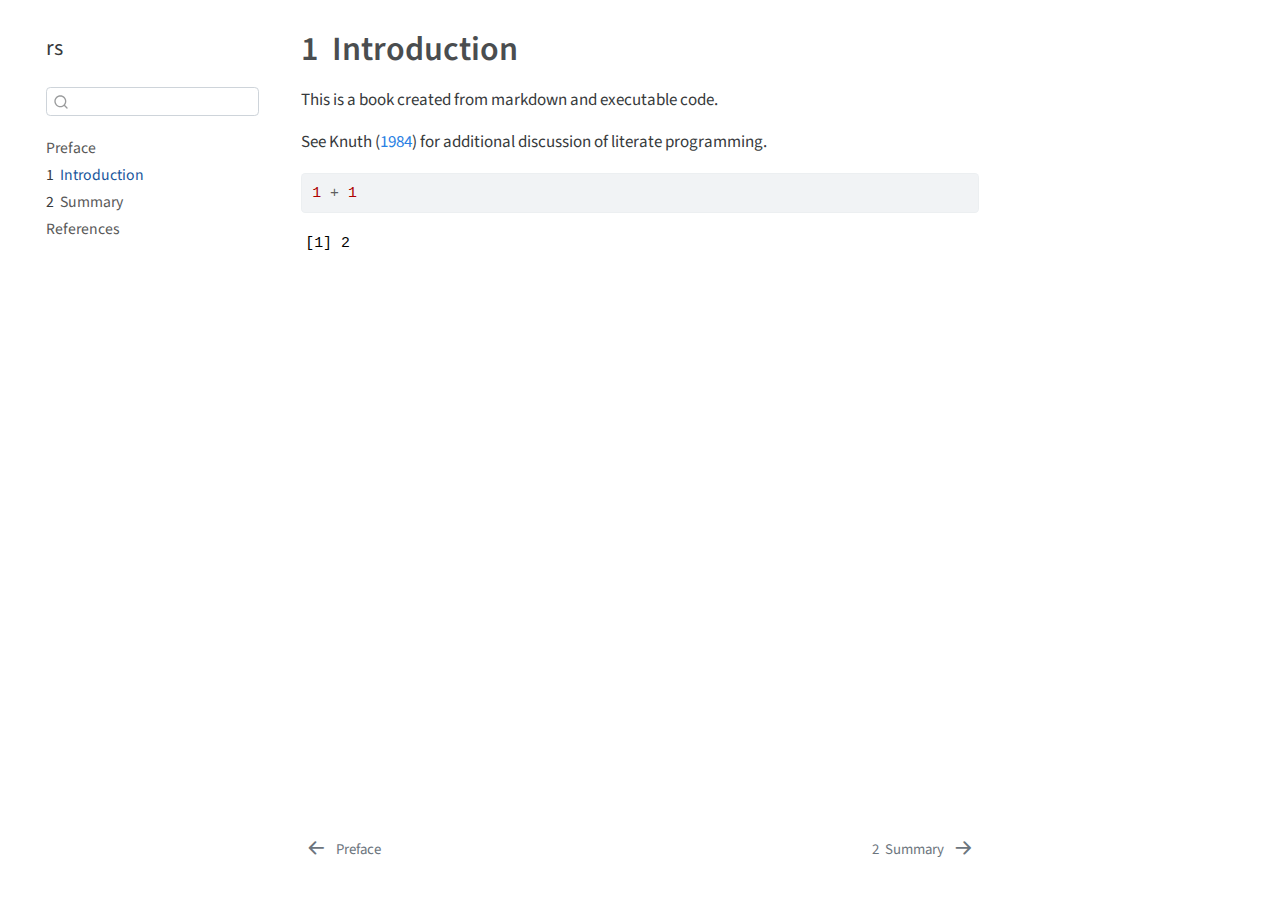
<file: docs/intro.html>
<!DOCTYPE html>
<html xmlns="http://www.w3.org/1999/xhtml" lang="en" xml:lang="en"><head>

<meta charset="utf-8">
<meta name="generator" content="quarto-1.3.450">

<meta name="viewport" content="width=device-width, initial-scale=1.0, user-scalable=yes">


<title>rs - 1&nbsp; Introduction</title>
<style>
code{white-space: pre-wrap;}
span.smallcaps{font-variant: small-caps;}
div.columns{display: flex; gap: min(4vw, 1.5em);}
div.column{flex: auto; overflow-x: auto;}
div.hanging-indent{margin-left: 1.5em; text-indent: -1.5em;}
ul.task-list{list-style: none;}
ul.task-list li input[type="checkbox"] {
  width: 0.8em;
  margin: 0 0.8em 0.2em -1em; /* quarto-specific, see https://github.com/quarto-dev/quarto-cli/issues/4556 */ 
  vertical-align: middle;
}
/* CSS for syntax highlighting */
pre > code.sourceCode { white-space: pre; position: relative; }
pre > code.sourceCode > span { display: inline-block; line-height: 1.25; }
pre > code.sourceCode > span:empty { height: 1.2em; }
.sourceCode { overflow: visible; }
code.sourceCode > span { color: inherit; text-decoration: inherit; }
div.sourceCode { margin: 1em 0; }
pre.sourceCode { margin: 0; }
@media screen {
div.sourceCode { overflow: auto; }
}
@media print {
pre > code.sourceCode { white-space: pre-wrap; }
pre > code.sourceCode > span { text-indent: -5em; padding-left: 5em; }
}
pre.numberSource code
  { counter-reset: source-line 0; }
pre.numberSource code > span
  { position: relative; left: -4em; counter-increment: source-line; }
pre.numberSource code > span > a:first-child::before
  { content: counter(source-line);
    position: relative; left: -1em; text-align: right; vertical-align: baseline;
    border: none; display: inline-block;
    -webkit-touch-callout: none; -webkit-user-select: none;
    -khtml-user-select: none; -moz-user-select: none;
    -ms-user-select: none; user-select: none;
    padding: 0 4px; width: 4em;
  }
pre.numberSource { margin-left: 3em;  padding-left: 4px; }
div.sourceCode
  {   }
@media screen {
pre > code.sourceCode > span > a:first-child::before { text-decoration: underline; }
}
/* CSS for citations */
div.csl-bib-body { }
div.csl-entry {
  clear: both;
}
.hanging-indent div.csl-entry {
  margin-left:2em;
  text-indent:-2em;
}
div.csl-left-margin {
  min-width:2em;
  float:left;
}
div.csl-right-inline {
  margin-left:2em;
  padding-left:1em;
}
div.csl-indent {
  margin-left: 2em;
}</style>


<script src="site_libs/quarto-nav/quarto-nav.js"></script>
<script src="site_libs/quarto-nav/headroom.min.js"></script>
<script src="site_libs/clipboard/clipboard.min.js"></script>
<script src="site_libs/quarto-search/autocomplete.umd.js"></script>
<script src="site_libs/quarto-search/fuse.min.js"></script>
<script src="site_libs/quarto-search/quarto-search.js"></script>
<meta name="quarto:offset" content="./">
<link href="./summary.html" rel="next">
<link href="./index.html" rel="prev">
<script src="site_libs/quarto-html/quarto.js"></script>
<script src="site_libs/quarto-html/popper.min.js"></script>
<script src="site_libs/quarto-html/tippy.umd.min.js"></script>
<script src="site_libs/quarto-html/anchor.min.js"></script>
<link href="site_libs/quarto-html/tippy.css" rel="stylesheet">
<link href="site_libs/quarto-html/quarto-syntax-highlighting.css" rel="stylesheet" id="quarto-text-highlighting-styles">
<script src="site_libs/bootstrap/bootstrap.min.js"></script>
<link href="site_libs/bootstrap/bootstrap-icons.css" rel="stylesheet">
<link href="site_libs/bootstrap/bootstrap.min.css" rel="stylesheet" id="quarto-bootstrap" data-mode="light">
<script id="quarto-search-options" type="application/json">{
  "location": "sidebar",
  "copy-button": false,
  "collapse-after": 3,
  "panel-placement": "start",
  "type": "textbox",
  "limit": 20,
  "language": {
    "search-no-results-text": "No results",
    "search-matching-documents-text": "matching documents",
    "search-copy-link-title": "Copy link to search",
    "search-hide-matches-text": "Hide additional matches",
    "search-more-match-text": "more match in this document",
    "search-more-matches-text": "more matches in this document",
    "search-clear-button-title": "Clear",
    "search-detached-cancel-button-title": "Cancel",
    "search-submit-button-title": "Submit",
    "search-label": "Search"
  }
}</script>


</head>

<body class="nav-sidebar floating">

<div id="quarto-search-results"></div>
  <header id="quarto-header" class="headroom fixed-top">
  <nav class="quarto-secondary-nav">
    <div class="container-fluid d-flex">
      <button type="button" class="quarto-btn-toggle btn" data-bs-toggle="collapse" data-bs-target="#quarto-sidebar,#quarto-sidebar-glass" aria-controls="quarto-sidebar" aria-expanded="false" aria-label="Toggle sidebar navigation" onclick="if (window.quartoToggleHeadroom) { window.quartoToggleHeadroom(); }">
        <i class="bi bi-layout-text-sidebar-reverse"></i>
      </button>
      <nav class="quarto-page-breadcrumbs" aria-label="breadcrumb"><ol class="breadcrumb"><li class="breadcrumb-item"><a href="./intro.html"><span class="chapter-number">1</span>&nbsp; <span class="chapter-title">Introduction</span></a></li></ol></nav>
      <a class="flex-grow-1" role="button" data-bs-toggle="collapse" data-bs-target="#quarto-sidebar,#quarto-sidebar-glass" aria-controls="quarto-sidebar" aria-expanded="false" aria-label="Toggle sidebar navigation" onclick="if (window.quartoToggleHeadroom) { window.quartoToggleHeadroom(); }">      
      </a>
      <button type="button" class="btn quarto-search-button" aria-label="" onclick="window.quartoOpenSearch();">
        <i class="bi bi-search"></i>
      </button>
    </div>
  </nav>
</header>
<!-- content -->
<div id="quarto-content" class="quarto-container page-columns page-rows-contents page-layout-article">
<!-- sidebar -->
  <nav id="quarto-sidebar" class="sidebar collapse collapse-horizontal sidebar-navigation floating overflow-auto">
    <div class="pt-lg-2 mt-2 text-left sidebar-header">
    <div class="sidebar-title mb-0 py-0">
      <a href="./">rs</a> 
    </div>
      </div>
        <div class="mt-2 flex-shrink-0 align-items-center">
        <div class="sidebar-search">
        <div id="quarto-search" class="" title="Search"></div>
        </div>
        </div>
    <div class="sidebar-menu-container"> 
    <ul class="list-unstyled mt-1">
        <li class="sidebar-item">
  <div class="sidebar-item-container"> 
  <a href="./index.html" class="sidebar-item-text sidebar-link">
 <span class="menu-text">Preface</span></a>
  </div>
</li>
        <li class="sidebar-item">
  <div class="sidebar-item-container"> 
  <a href="./intro.html" class="sidebar-item-text sidebar-link active">
 <span class="menu-text"><span class="chapter-number">1</span>&nbsp; <span class="chapter-title">Introduction</span></span></a>
  </div>
</li>
        <li class="sidebar-item">
  <div class="sidebar-item-container"> 
  <a href="./summary.html" class="sidebar-item-text sidebar-link">
 <span class="menu-text"><span class="chapter-number">2</span>&nbsp; <span class="chapter-title">Summary</span></span></a>
  </div>
</li>
        <li class="sidebar-item">
  <div class="sidebar-item-container"> 
  <a href="./references.html" class="sidebar-item-text sidebar-link">
 <span class="menu-text">References</span></a>
  </div>
</li>
    </ul>
    </div>
</nav>
<div id="quarto-sidebar-glass" data-bs-toggle="collapse" data-bs-target="#quarto-sidebar,#quarto-sidebar-glass"></div>
<!-- margin-sidebar -->
    <div id="quarto-margin-sidebar" class="sidebar margin-sidebar">
        
    </div>
<!-- main -->
<main class="content" id="quarto-document-content">

<header id="title-block-header" class="quarto-title-block default">
<div class="quarto-title">
<h1 class="title"><span class="chapter-number">1</span>&nbsp; <span class="chapter-title">Introduction</span></h1>
</div>



<div class="quarto-title-meta">

    
  
    
  </div>
  

</header>

<p>This is a book created from markdown and executable code.</p>
<p>See <span class="citation" data-cites="knuth84">Knuth (<a href="references.html#ref-knuth84" role="doc-biblioref">1984</a>)</span> for additional discussion of literate programming.</p>
<div class="cell">
<div class="sourceCode cell-code" id="cb1"><pre class="sourceCode r code-with-copy"><code class="sourceCode r"><span id="cb1-1"><a href="#cb1-1" aria-hidden="true" tabindex="-1"></a><span class="dv">1</span> <span class="sc">+</span> <span class="dv">1</span></span></code><button title="Copy to Clipboard" class="code-copy-button"><i class="bi"></i></button></pre></div>
<div class="cell-output cell-output-stdout">
<pre><code>[1] 2</code></pre>
</div>
</div>


<div id="refs" class="references csl-bib-body hanging-indent" role="list" style="display: none">
<div id="ref-knuth84" class="csl-entry" role="listitem">
Knuth, Donald E. 1984. <span>“Literate Programming.”</span> <em>Comput. J.</em> 27 (2): 97–111. <a href="https://doi.org/10.1093/comjnl/27.2.97">https://doi.org/10.1093/comjnl/27.2.97</a>.
</div>
</div>

</main> <!-- /main -->
<script id="quarto-html-after-body" type="application/javascript">
window.document.addEventListener("DOMContentLoaded", function (event) {
  const toggleBodyColorMode = (bsSheetEl) => {
    const mode = bsSheetEl.getAttribute("data-mode");
    const bodyEl = window.document.querySelector("body");
    if (mode === "dark") {
      bodyEl.classList.add("quarto-dark");
      bodyEl.classList.remove("quarto-light");
    } else {
      bodyEl.classList.add("quarto-light");
      bodyEl.classList.remove("quarto-dark");
    }
  }
  const toggleBodyColorPrimary = () => {
    const bsSheetEl = window.document.querySelector("link#quarto-bootstrap");
    if (bsSheetEl) {
      toggleBodyColorMode(bsSheetEl);
    }
  }
  toggleBodyColorPrimary();  
  const icon = "";
  const anchorJS = new window.AnchorJS();
  anchorJS.options = {
    placement: 'right',
    icon: icon
  };
  anchorJS.add('.anchored');
  const isCodeAnnotation = (el) => {
    for (const clz of el.classList) {
      if (clz.startsWith('code-annotation-')) {                     
        return true;
      }
    }
    return false;
  }
  const clipboard = new window.ClipboardJS('.code-copy-button', {
    text: function(trigger) {
      const codeEl = trigger.previousElementSibling.cloneNode(true);
      for (const childEl of codeEl.children) {
        if (isCodeAnnotation(childEl)) {
          childEl.remove();
        }
      }
      return codeEl.innerText;
    }
  });
  clipboard.on('success', function(e) {
    // button target
    const button = e.trigger;
    // don't keep focus
    button.blur();
    // flash "checked"
    button.classList.add('code-copy-button-checked');
    var currentTitle = button.getAttribute("title");
    button.setAttribute("title", "Copied!");
    let tooltip;
    if (window.bootstrap) {
      button.setAttribute("data-bs-toggle", "tooltip");
      button.setAttribute("data-bs-placement", "left");
      button.setAttribute("data-bs-title", "Copied!");
      tooltip = new bootstrap.Tooltip(button, 
        { trigger: "manual", 
          customClass: "code-copy-button-tooltip",
          offset: [0, -8]});
      tooltip.show();    
    }
    setTimeout(function() {
      if (tooltip) {
        tooltip.hide();
        button.removeAttribute("data-bs-title");
        button.removeAttribute("data-bs-toggle");
        button.removeAttribute("data-bs-placement");
      }
      button.setAttribute("title", currentTitle);
      button.classList.remove('code-copy-button-checked');
    }, 1000);
    // clear code selection
    e.clearSelection();
  });
  function tippyHover(el, contentFn) {
    const config = {
      allowHTML: true,
      content: contentFn,
      maxWidth: 500,
      delay: 100,
      arrow: false,
      appendTo: function(el) {
          return el.parentElement;
      },
      interactive: true,
      interactiveBorder: 10,
      theme: 'quarto',
      placement: 'bottom-start'
    };
    window.tippy(el, config); 
  }
  const noterefs = window.document.querySelectorAll('a[role="doc-noteref"]');
  for (var i=0; i<noterefs.length; i++) {
    const ref = noterefs[i];
    tippyHover(ref, function() {
      // use id or data attribute instead here
      let href = ref.getAttribute('data-footnote-href') || ref.getAttribute('href');
      try { href = new URL(href).hash; } catch {}
      const id = href.replace(/^#\/?/, "");
      const note = window.document.getElementById(id);
      return note.innerHTML;
    });
  }
      let selectedAnnoteEl;
      const selectorForAnnotation = ( cell, annotation) => {
        let cellAttr = 'data-code-cell="' + cell + '"';
        let lineAttr = 'data-code-annotation="' +  annotation + '"';
        const selector = 'span[' + cellAttr + '][' + lineAttr + ']';
        return selector;
      }
      const selectCodeLines = (annoteEl) => {
        const doc = window.document;
        const targetCell = annoteEl.getAttribute("data-target-cell");
        const targetAnnotation = annoteEl.getAttribute("data-target-annotation");
        const annoteSpan = window.document.querySelector(selectorForAnnotation(targetCell, targetAnnotation));
        const lines = annoteSpan.getAttribute("data-code-lines").split(",");
        const lineIds = lines.map((line) => {
          return targetCell + "-" + line;
        })
        let top = null;
        let height = null;
        let parent = null;
        if (lineIds.length > 0) {
            //compute the position of the single el (top and bottom and make a div)
            const el = window.document.getElementById(lineIds[0]);
            top = el.offsetTop;
            height = el.offsetHeight;
            parent = el.parentElement.parentElement;
          if (lineIds.length > 1) {
            const lastEl = window.document.getElementById(lineIds[lineIds.length - 1]);
            const bottom = lastEl.offsetTop + lastEl.offsetHeight;
            height = bottom - top;
          }
          if (top !== null && height !== null && parent !== null) {
            // cook up a div (if necessary) and position it 
            let div = window.document.getElementById("code-annotation-line-highlight");
            if (div === null) {
              div = window.document.createElement("div");
              div.setAttribute("id", "code-annotation-line-highlight");
              div.style.position = 'absolute';
              parent.appendChild(div);
            }
            div.style.top = top - 2 + "px";
            div.style.height = height + 4 + "px";
            let gutterDiv = window.document.getElementById("code-annotation-line-highlight-gutter");
            if (gutterDiv === null) {
              gutterDiv = window.document.createElement("div");
              gutterDiv.setAttribute("id", "code-annotation-line-highlight-gutter");
              gutterDiv.style.position = 'absolute';
              const codeCell = window.document.getElementById(targetCell);
              const gutter = codeCell.querySelector('.code-annotation-gutter');
              gutter.appendChild(gutterDiv);
            }
            gutterDiv.style.top = top - 2 + "px";
            gutterDiv.style.height = height + 4 + "px";
          }
          selectedAnnoteEl = annoteEl;
        }
      };
      const unselectCodeLines = () => {
        const elementsIds = ["code-annotation-line-highlight", "code-annotation-line-highlight-gutter"];
        elementsIds.forEach((elId) => {
          const div = window.document.getElementById(elId);
          if (div) {
            div.remove();
          }
        });
        selectedAnnoteEl = undefined;
      };
      // Attach click handler to the DT
      const annoteDls = window.document.querySelectorAll('dt[data-target-cell]');
      for (const annoteDlNode of annoteDls) {
        annoteDlNode.addEventListener('click', (event) => {
          const clickedEl = event.target;
          if (clickedEl !== selectedAnnoteEl) {
            unselectCodeLines();
            const activeEl = window.document.querySelector('dt[data-target-cell].code-annotation-active');
            if (activeEl) {
              activeEl.classList.remove('code-annotation-active');
            }
            selectCodeLines(clickedEl);
            clickedEl.classList.add('code-annotation-active');
          } else {
            // Unselect the line
            unselectCodeLines();
            clickedEl.classList.remove('code-annotation-active');
          }
        });
      }
  const findCites = (el) => {
    const parentEl = el.parentElement;
    if (parentEl) {
      const cites = parentEl.dataset.cites;
      if (cites) {
        return {
          el,
          cites: cites.split(' ')
        };
      } else {
        return findCites(el.parentElement)
      }
    } else {
      return undefined;
    }
  };
  var bibliorefs = window.document.querySelectorAll('a[role="doc-biblioref"]');
  for (var i=0; i<bibliorefs.length; i++) {
    const ref = bibliorefs[i];
    const citeInfo = findCites(ref);
    if (citeInfo) {
      tippyHover(citeInfo.el, function() {
        var popup = window.document.createElement('div');
        citeInfo.cites.forEach(function(cite) {
          var citeDiv = window.document.createElement('div');
          citeDiv.classList.add('hanging-indent');
          citeDiv.classList.add('csl-entry');
          var biblioDiv = window.document.getElementById('ref-' + cite);
          if (biblioDiv) {
            citeDiv.innerHTML = biblioDiv.innerHTML;
          }
          popup.appendChild(citeDiv);
        });
        return popup.innerHTML;
      });
    }
  }
});
</script>
<nav class="page-navigation">
  <div class="nav-page nav-page-previous">
      <a href="./index.html" class="pagination-link">
        <i class="bi bi-arrow-left-short"></i> <span class="nav-page-text">Preface</span>
      </a>          
  </div>
  <div class="nav-page nav-page-next">
      <a href="./summary.html" class="pagination-link">
        <span class="nav-page-text"><span class="chapter-number">2</span>&nbsp; <span class="chapter-title">Summary</span></span> <i class="bi bi-arrow-right-short"></i>
      </a>
  </div>
</nav>
</div> <!-- /content -->



</body></html>
</file>
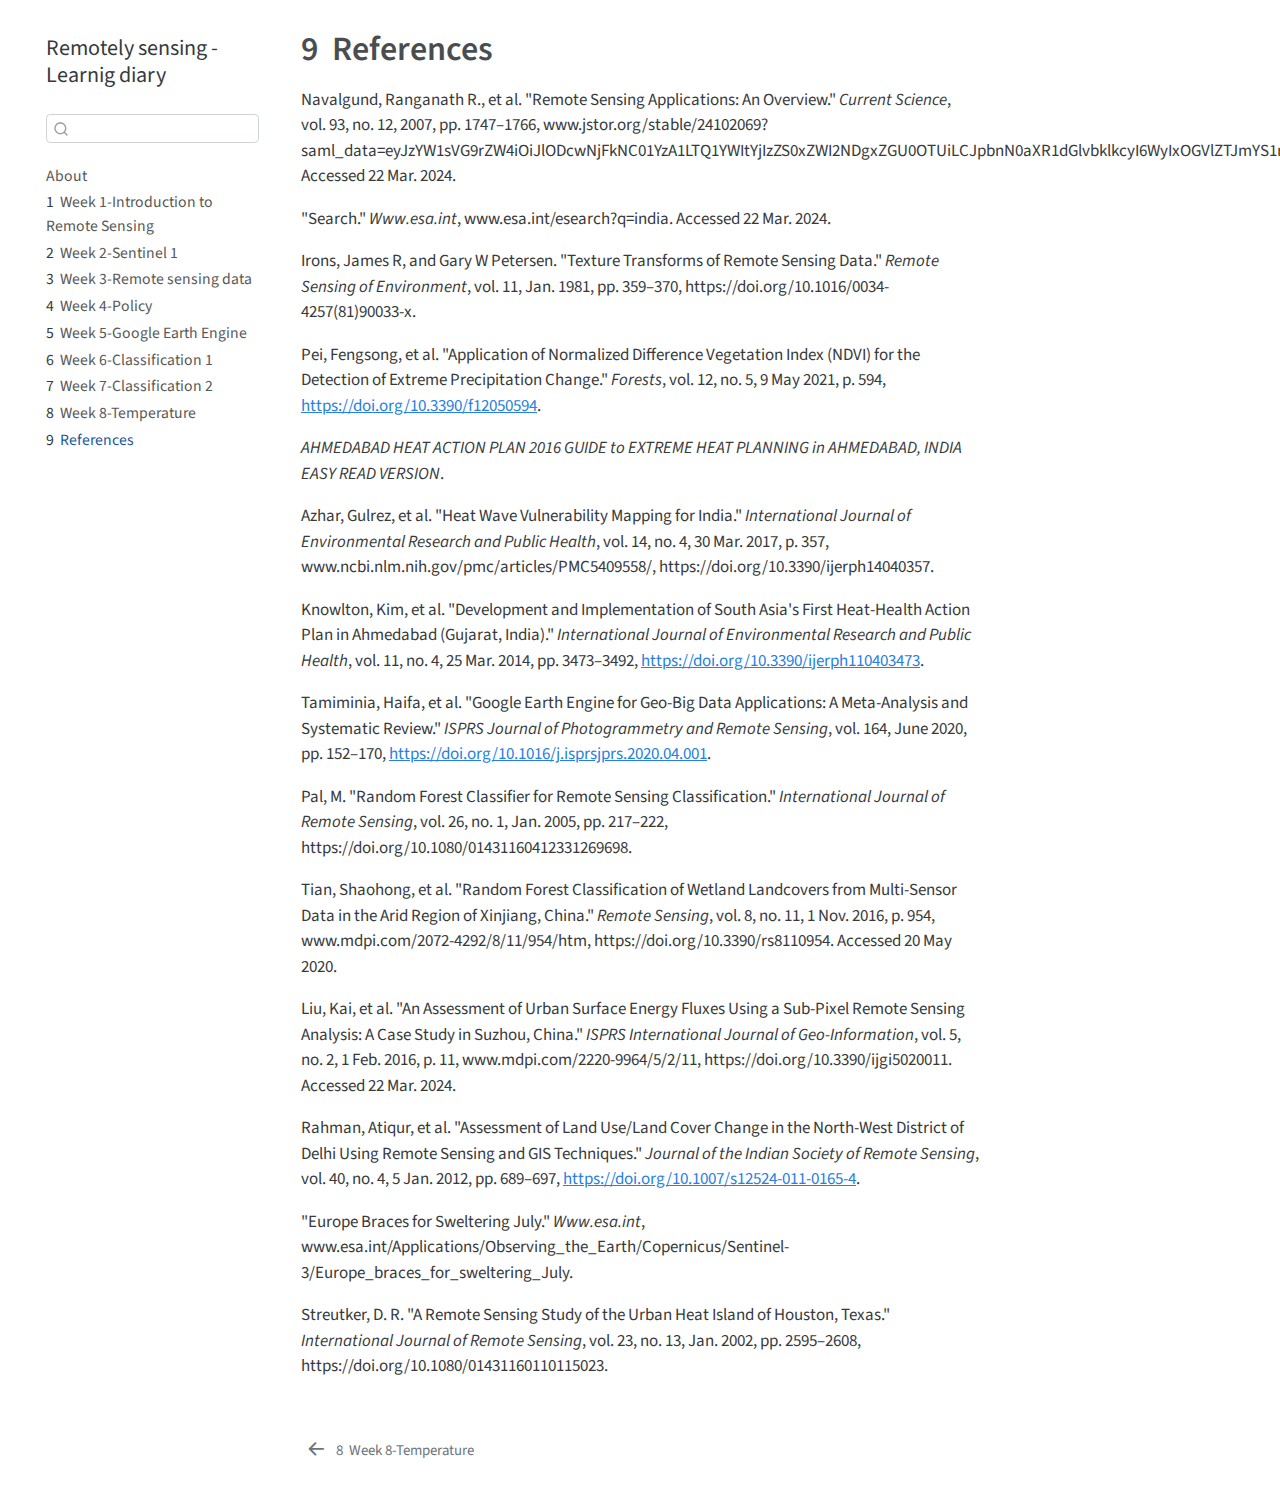
<file: docs/references.html>
<!DOCTYPE html>
<html xmlns="http://www.w3.org/1999/xhtml" lang="en" xml:lang="en"><head>

<meta charset="utf-8">
<meta name="generator" content="quarto-1.3.450">

<meta name="viewport" content="width=device-width, initial-scale=1.0, user-scalable=yes">


<title>Remotely sensing - Learnig diary - 9&nbsp; References</title>
<style>
code{white-space: pre-wrap;}
span.smallcaps{font-variant: small-caps;}
div.columns{display: flex; gap: min(4vw, 1.5em);}
div.column{flex: auto; overflow-x: auto;}
div.hanging-indent{margin-left: 1.5em; text-indent: -1.5em;}
ul.task-list{list-style: none;}
ul.task-list li input[type="checkbox"] {
  width: 0.8em;
  margin: 0 0.8em 0.2em -1em; /* quarto-specific, see https://github.com/quarto-dev/quarto-cli/issues/4556 */ 
  vertical-align: middle;
}
</style>


<script src="site_libs/quarto-nav/quarto-nav.js"></script>
<script src="site_libs/quarto-nav/headroom.min.js"></script>
<script src="site_libs/clipboard/clipboard.min.js"></script>
<script src="site_libs/quarto-search/autocomplete.umd.js"></script>
<script src="site_libs/quarto-search/fuse.min.js"></script>
<script src="site_libs/quarto-search/quarto-search.js"></script>
<meta name="quarto:offset" content="./">
<link href="./week8.html" rel="prev">
<script src="site_libs/quarto-html/quarto.js"></script>
<script src="site_libs/quarto-html/popper.min.js"></script>
<script src="site_libs/quarto-html/tippy.umd.min.js"></script>
<script src="site_libs/quarto-html/anchor.min.js"></script>
<link href="site_libs/quarto-html/tippy.css" rel="stylesheet">
<link href="site_libs/quarto-html/quarto-syntax-highlighting.css" rel="stylesheet" id="quarto-text-highlighting-styles">
<script src="site_libs/bootstrap/bootstrap.min.js"></script>
<link href="site_libs/bootstrap/bootstrap-icons.css" rel="stylesheet">
<link href="site_libs/bootstrap/bootstrap.min.css" rel="stylesheet" id="quarto-bootstrap" data-mode="light">
<script id="quarto-search-options" type="application/json">{
  "location": "sidebar",
  "copy-button": false,
  "collapse-after": 3,
  "panel-placement": "start",
  "type": "textbox",
  "limit": 20,
  "language": {
    "search-no-results-text": "No results",
    "search-matching-documents-text": "matching documents",
    "search-copy-link-title": "Copy link to search",
    "search-hide-matches-text": "Hide additional matches",
    "search-more-match-text": "more match in this document",
    "search-more-matches-text": "more matches in this document",
    "search-clear-button-title": "Clear",
    "search-detached-cancel-button-title": "Cancel",
    "search-submit-button-title": "Submit",
    "search-label": "Search"
  }
}</script>


</head>

<body class="nav-sidebar floating">

<div id="quarto-search-results"></div>
  <header id="quarto-header" class="headroom fixed-top">
  <nav class="quarto-secondary-nav">
    <div class="container-fluid d-flex">
      <button type="button" class="quarto-btn-toggle btn" data-bs-toggle="collapse" data-bs-target="#quarto-sidebar,#quarto-sidebar-glass" aria-controls="quarto-sidebar" aria-expanded="false" aria-label="Toggle sidebar navigation" onclick="if (window.quartoToggleHeadroom) { window.quartoToggleHeadroom(); }">
        <i class="bi bi-layout-text-sidebar-reverse"></i>
      </button>
      <nav class="quarto-page-breadcrumbs" aria-label="breadcrumb"><ol class="breadcrumb"><li class="breadcrumb-item"><a href="./references.html"><span class="chapter-number">9</span>&nbsp; <span class="chapter-title">References</span></a></li></ol></nav>
      <a class="flex-grow-1" role="button" data-bs-toggle="collapse" data-bs-target="#quarto-sidebar,#quarto-sidebar-glass" aria-controls="quarto-sidebar" aria-expanded="false" aria-label="Toggle sidebar navigation" onclick="if (window.quartoToggleHeadroom) { window.quartoToggleHeadroom(); }">      
      </a>
      <button type="button" class="btn quarto-search-button" aria-label="" onclick="window.quartoOpenSearch();">
        <i class="bi bi-search"></i>
      </button>
    </div>
  </nav>
</header>
<!-- content -->
<div id="quarto-content" class="quarto-container page-columns page-rows-contents page-layout-article">
<!-- sidebar -->
  <nav id="quarto-sidebar" class="sidebar collapse collapse-horizontal sidebar-navigation floating overflow-auto">
    <div class="pt-lg-2 mt-2 text-left sidebar-header">
    <div class="sidebar-title mb-0 py-0">
      <a href="./">Remotely sensing - Learnig diary</a> 
    </div>
      </div>
        <div class="mt-2 flex-shrink-0 align-items-center">
        <div class="sidebar-search">
        <div id="quarto-search" class="" title="Search"></div>
        </div>
        </div>
    <div class="sidebar-menu-container"> 
    <ul class="list-unstyled mt-1">
        <li class="sidebar-item">
  <div class="sidebar-item-container"> 
  <a href="./index.html" class="sidebar-item-text sidebar-link">
 <span class="menu-text">About</span></a>
  </div>
</li>
        <li class="sidebar-item">
  <div class="sidebar-item-container"> 
  <a href="./week1.html" class="sidebar-item-text sidebar-link">
 <span class="menu-text"><span class="chapter-number">1</span>&nbsp; <span class="chapter-title">Week 1-Introduction to Remote Sensing</span></span></a>
  </div>
</li>
        <li class="sidebar-item">
  <div class="sidebar-item-container"> 
  <a href="./week2.html" class="sidebar-item-text sidebar-link">
 <span class="menu-text"><span class="chapter-number">2</span>&nbsp; <span class="chapter-title">Week 2-Sentinel 1</span></span></a>
  </div>
</li>
        <li class="sidebar-item">
  <div class="sidebar-item-container"> 
  <a href="./week3.html" class="sidebar-item-text sidebar-link">
 <span class="menu-text"><span class="chapter-number">3</span>&nbsp; <span class="chapter-title">Week 3-Remote sensing data</span></span></a>
  </div>
</li>
        <li class="sidebar-item">
  <div class="sidebar-item-container"> 
  <a href="./week4.html" class="sidebar-item-text sidebar-link">
 <span class="menu-text"><span class="chapter-number">4</span>&nbsp; <span class="chapter-title">Week 4-Policy</span></span></a>
  </div>
</li>
        <li class="sidebar-item">
  <div class="sidebar-item-container"> 
  <a href="./week5.html" class="sidebar-item-text sidebar-link">
 <span class="menu-text"><span class="chapter-number">5</span>&nbsp; <span class="chapter-title">Week 5-Google Earth Engine</span></span></a>
  </div>
</li>
        <li class="sidebar-item">
  <div class="sidebar-item-container"> 
  <a href="./week6.html" class="sidebar-item-text sidebar-link">
 <span class="menu-text"><span class="chapter-number">6</span>&nbsp; <span class="chapter-title">Week 6-Classification 1</span></span></a>
  </div>
</li>
        <li class="sidebar-item">
  <div class="sidebar-item-container"> 
  <a href="./week7.html" class="sidebar-item-text sidebar-link">
 <span class="menu-text"><span class="chapter-number">7</span>&nbsp; <span class="chapter-title">Week 7-Classification 2</span></span></a>
  </div>
</li>
        <li class="sidebar-item">
  <div class="sidebar-item-container"> 
  <a href="./week8.html" class="sidebar-item-text sidebar-link">
 <span class="menu-text"><span class="chapter-number">8</span>&nbsp; <span class="chapter-title">Week 8-Temperature</span></span></a>
  </div>
</li>
        <li class="sidebar-item">
  <div class="sidebar-item-container"> 
  <a href="./references.html" class="sidebar-item-text sidebar-link active">
 <span class="menu-text"><span class="chapter-number">9</span>&nbsp; <span class="chapter-title">References</span></span></a>
  </div>
</li>
    </ul>
    </div>
</nav>
<div id="quarto-sidebar-glass" data-bs-toggle="collapse" data-bs-target="#quarto-sidebar,#quarto-sidebar-glass"></div>
<!-- margin-sidebar -->
    <div id="quarto-margin-sidebar" class="sidebar margin-sidebar">
        
    </div>
<!-- main -->
<main class="content" id="quarto-document-content">

<header id="title-block-header" class="quarto-title-block default">
<div class="quarto-title">
<h1 class="title"><span class="chapter-number">9</span>&nbsp; <span class="chapter-title">References</span></h1>
</div>



<div class="quarto-title-meta">

    
  
    
  </div>
  

</header>

<p>Navalgund, Ranganath R., et al.&nbsp;"Remote Sensing Applications: An Overview." <em>Current Science</em>, vol.&nbsp;93, no. 12, 2007, pp.&nbsp;1747–1766, www.jstor.org/stable/24102069?saml_data=eyJzYW1sVG9rZW4iOiJlODcwNjFkNC01YzA1LTQ1YWItYjIzZS0xZWI2NDgxZGU0OTUiLCJpbnN0aXR1dGlvbklkcyI6WyIxOGVlZTJmYS1mODcxLTQwYTktODI4NS1mNTRlYzdhMDM4MjciXX0&amp;seq=1. Accessed 22 Mar.&nbsp;2024.</p>
<p>"Search." <em>Www.esa.int</em>, www.esa.int/esearch?q=india. Accessed 22 Mar.&nbsp;2024.</p>
<p>Irons, James R, and Gary W Petersen. "Texture Transforms of Remote Sensing Data." <em>Remote Sensing of Environment</em>, vol.&nbsp;11, Jan.&nbsp;1981, pp.&nbsp;359–370, https://doi.org/10.1016/0034-4257(81)90033-x.</p>
<p>Pei, Fengsong, et al.&nbsp;"Application of Normalized Difference Vegetation Index (NDVI) for the Detection of Extreme Precipitation Change." <em>Forests</em>, vol.&nbsp;12, no. 5, 9 May 2021, p.&nbsp;594, <a href="https://doi.org/10.3390/f12050594" class="uri">https://doi.org/10.3390/f12050594</a>.</p>
<p><em>AHMEDABAD HEAT ACTION PLAN 2016 GUIDE to EXTREME HEAT PLANNING in AHMEDABAD, INDIA EASY READ VERSION</em>.</p>
<p>Azhar, Gulrez, et al.&nbsp;"Heat Wave Vulnerability Mapping for India." <em>International Journal of Environmental Research and Public Health</em>, vol.&nbsp;14, no. 4, 30 Mar.&nbsp;2017, p.&nbsp;357, www.ncbi.nlm.nih.gov/pmc/articles/PMC5409558/, https://doi.org/10.3390/ijerph14040357.</p>
<p>Knowlton, Kim, et al.&nbsp;"Development and Implementation of South Asia's First Heat-Health Action Plan in Ahmedabad (Gujarat, India)." <em>International Journal of Environmental Research and Public Health</em>, vol.&nbsp;11, no. 4, 25 Mar.&nbsp;2014, pp.&nbsp;3473–3492, <a href="https://doi.org/10.3390/ijerph110403473" class="uri">https://doi.org/10.3390/ijerph110403473</a>.</p>
<p>Tamiminia, Haifa, et al.&nbsp;"Google Earth Engine for Geo-Big Data Applications: A Meta-Analysis and Systematic Review." <em>ISPRS Journal of Photogrammetry and Remote Sensing</em>, vol.&nbsp;164, June 2020, pp.&nbsp;152–170, <a href="https://doi.org/10.1016/j.isprsjprs.2020.04.001" class="uri">https://doi.org/10.1016/j.isprsjprs.2020.04.001</a>.</p>
<p>Pal, M. "Random Forest Classifier for Remote Sensing Classification." <em>International Journal of Remote Sensing</em>, vol.&nbsp;26, no. 1, Jan.&nbsp;2005, pp.&nbsp;217–222, https://doi.org/10.1080/01431160412331269698.</p>
<p>Tian, Shaohong, et al.&nbsp;"Random Forest Classification of Wetland Landcovers from Multi-Sensor Data in the Arid Region of Xinjiang, China." <em>Remote Sensing</em>, vol.&nbsp;8, no. 11, 1 Nov.&nbsp;2016, p.&nbsp;954, www.mdpi.com/2072-4292/8/11/954/htm, https://doi.org/10.3390/rs8110954. Accessed 20 May 2020.</p>
<p>Liu, Kai, et al.&nbsp;"An Assessment of Urban Surface Energy Fluxes Using a Sub-Pixel Remote Sensing Analysis: A Case Study in Suzhou, China." <em>ISPRS International Journal of Geo-Information</em>, vol.&nbsp;5, no. 2, 1 Feb.&nbsp;2016, p.&nbsp;11, www.mdpi.com/2220-9964/5/2/11, https://doi.org/10.3390/ijgi5020011. Accessed 22 Mar.&nbsp;2024.</p>
<p>Rahman, Atiqur, et al.&nbsp;"Assessment of Land Use/Land Cover Change in the North-West District of Delhi Using Remote Sensing and GIS Techniques." <em>Journal of the Indian Society of Remote Sensing</em>, vol.&nbsp;40, no. 4, 5 Jan.&nbsp;2012, pp.&nbsp;689–697, <a href="https://doi.org/10.1007/s12524-011-0165-4" class="uri">https://doi.org/10.1007/s12524-011-0165-4</a>.</p>
<p>"Europe Braces for Sweltering July." <em>Www.esa.int</em>, www.esa.int/Applications/Observing_the_Earth/Copernicus/Sentinel-3/Europe_braces_for_sweltering_July.</p>
<p>Streutker, D. R. "A Remote Sensing Study of the Urban Heat Island of Houston, Texas." <em>International Journal of Remote Sensing</em>, vol.&nbsp;23, no. 13, Jan.&nbsp;2002, pp.&nbsp;2595–2608, https://doi.org/10.1080/01431160110115023.</p>



</main> <!-- /main -->
<script id="quarto-html-after-body" type="application/javascript">
window.document.addEventListener("DOMContentLoaded", function (event) {
  const toggleBodyColorMode = (bsSheetEl) => {
    const mode = bsSheetEl.getAttribute("data-mode");
    const bodyEl = window.document.querySelector("body");
    if (mode === "dark") {
      bodyEl.classList.add("quarto-dark");
      bodyEl.classList.remove("quarto-light");
    } else {
      bodyEl.classList.add("quarto-light");
      bodyEl.classList.remove("quarto-dark");
    }
  }
  const toggleBodyColorPrimary = () => {
    const bsSheetEl = window.document.querySelector("link#quarto-bootstrap");
    if (bsSheetEl) {
      toggleBodyColorMode(bsSheetEl);
    }
  }
  toggleBodyColorPrimary();  
  const icon = "";
  const anchorJS = new window.AnchorJS();
  anchorJS.options = {
    placement: 'right',
    icon: icon
  };
  anchorJS.add('.anchored');
  const isCodeAnnotation = (el) => {
    for (const clz of el.classList) {
      if (clz.startsWith('code-annotation-')) {                     
        return true;
      }
    }
    return false;
  }
  const clipboard = new window.ClipboardJS('.code-copy-button', {
    text: function(trigger) {
      const codeEl = trigger.previousElementSibling.cloneNode(true);
      for (const childEl of codeEl.children) {
        if (isCodeAnnotation(childEl)) {
          childEl.remove();
        }
      }
      return codeEl.innerText;
    }
  });
  clipboard.on('success', function(e) {
    // button target
    const button = e.trigger;
    // don't keep focus
    button.blur();
    // flash "checked"
    button.classList.add('code-copy-button-checked');
    var currentTitle = button.getAttribute("title");
    button.setAttribute("title", "Copied!");
    let tooltip;
    if (window.bootstrap) {
      button.setAttribute("data-bs-toggle", "tooltip");
      button.setAttribute("data-bs-placement", "left");
      button.setAttribute("data-bs-title", "Copied!");
      tooltip = new bootstrap.Tooltip(button, 
        { trigger: "manual", 
          customClass: "code-copy-button-tooltip",
          offset: [0, -8]});
      tooltip.show();    
    }
    setTimeout(function() {
      if (tooltip) {
        tooltip.hide();
        button.removeAttribute("data-bs-title");
        button.removeAttribute("data-bs-toggle");
        button.removeAttribute("data-bs-placement");
      }
      button.setAttribute("title", currentTitle);
      button.classList.remove('code-copy-button-checked');
    }, 1000);
    // clear code selection
    e.clearSelection();
  });
  function tippyHover(el, contentFn) {
    const config = {
      allowHTML: true,
      content: contentFn,
      maxWidth: 500,
      delay: 100,
      arrow: false,
      appendTo: function(el) {
          return el.parentElement;
      },
      interactive: true,
      interactiveBorder: 10,
      theme: 'quarto',
      placement: 'bottom-start'
    };
    window.tippy(el, config); 
  }
  const noterefs = window.document.querySelectorAll('a[role="doc-noteref"]');
  for (var i=0; i<noterefs.length; i++) {
    const ref = noterefs[i];
    tippyHover(ref, function() {
      // use id or data attribute instead here
      let href = ref.getAttribute('data-footnote-href') || ref.getAttribute('href');
      try { href = new URL(href).hash; } catch {}
      const id = href.replace(/^#\/?/, "");
      const note = window.document.getElementById(id);
      return note.innerHTML;
    });
  }
      let selectedAnnoteEl;
      const selectorForAnnotation = ( cell, annotation) => {
        let cellAttr = 'data-code-cell="' + cell + '"';
        let lineAttr = 'data-code-annotation="' +  annotation + '"';
        const selector = 'span[' + cellAttr + '][' + lineAttr + ']';
        return selector;
      }
      const selectCodeLines = (annoteEl) => {
        const doc = window.document;
        const targetCell = annoteEl.getAttribute("data-target-cell");
        const targetAnnotation = annoteEl.getAttribute("data-target-annotation");
        const annoteSpan = window.document.querySelector(selectorForAnnotation(targetCell, targetAnnotation));
        const lines = annoteSpan.getAttribute("data-code-lines").split(",");
        const lineIds = lines.map((line) => {
          return targetCell + "-" + line;
        })
        let top = null;
        let height = null;
        let parent = null;
        if (lineIds.length > 0) {
            //compute the position of the single el (top and bottom and make a div)
            const el = window.document.getElementById(lineIds[0]);
            top = el.offsetTop;
            height = el.offsetHeight;
            parent = el.parentElement.parentElement;
          if (lineIds.length > 1) {
            const lastEl = window.document.getElementById(lineIds[lineIds.length - 1]);
            const bottom = lastEl.offsetTop + lastEl.offsetHeight;
            height = bottom - top;
          }
          if (top !== null && height !== null && parent !== null) {
            // cook up a div (if necessary) and position it 
            let div = window.document.getElementById("code-annotation-line-highlight");
            if (div === null) {
              div = window.document.createElement("div");
              div.setAttribute("id", "code-annotation-line-highlight");
              div.style.position = 'absolute';
              parent.appendChild(div);
            }
            div.style.top = top - 2 + "px";
            div.style.height = height + 4 + "px";
            let gutterDiv = window.document.getElementById("code-annotation-line-highlight-gutter");
            if (gutterDiv === null) {
              gutterDiv = window.document.createElement("div");
              gutterDiv.setAttribute("id", "code-annotation-line-highlight-gutter");
              gutterDiv.style.position = 'absolute';
              const codeCell = window.document.getElementById(targetCell);
              const gutter = codeCell.querySelector('.code-annotation-gutter');
              gutter.appendChild(gutterDiv);
            }
            gutterDiv.style.top = top - 2 + "px";
            gutterDiv.style.height = height + 4 + "px";
          }
          selectedAnnoteEl = annoteEl;
        }
      };
      const unselectCodeLines = () => {
        const elementsIds = ["code-annotation-line-highlight", "code-annotation-line-highlight-gutter"];
        elementsIds.forEach((elId) => {
          const div = window.document.getElementById(elId);
          if (div) {
            div.remove();
          }
        });
        selectedAnnoteEl = undefined;
      };
      // Attach click handler to the DT
      const annoteDls = window.document.querySelectorAll('dt[data-target-cell]');
      for (const annoteDlNode of annoteDls) {
        annoteDlNode.addEventListener('click', (event) => {
          const clickedEl = event.target;
          if (clickedEl !== selectedAnnoteEl) {
            unselectCodeLines();
            const activeEl = window.document.querySelector('dt[data-target-cell].code-annotation-active');
            if (activeEl) {
              activeEl.classList.remove('code-annotation-active');
            }
            selectCodeLines(clickedEl);
            clickedEl.classList.add('code-annotation-active');
          } else {
            // Unselect the line
            unselectCodeLines();
            clickedEl.classList.remove('code-annotation-active');
          }
        });
      }
  const findCites = (el) => {
    const parentEl = el.parentElement;
    if (parentEl) {
      const cites = parentEl.dataset.cites;
      if (cites) {
        return {
          el,
          cites: cites.split(' ')
        };
      } else {
        return findCites(el.parentElement)
      }
    } else {
      return undefined;
    }
  };
  var bibliorefs = window.document.querySelectorAll('a[role="doc-biblioref"]');
  for (var i=0; i<bibliorefs.length; i++) {
    const ref = bibliorefs[i];
    const citeInfo = findCites(ref);
    if (citeInfo) {
      tippyHover(citeInfo.el, function() {
        var popup = window.document.createElement('div');
        citeInfo.cites.forEach(function(cite) {
          var citeDiv = window.document.createElement('div');
          citeDiv.classList.add('hanging-indent');
          citeDiv.classList.add('csl-entry');
          var biblioDiv = window.document.getElementById('ref-' + cite);
          if (biblioDiv) {
            citeDiv.innerHTML = biblioDiv.innerHTML;
          }
          popup.appendChild(citeDiv);
        });
        return popup.innerHTML;
      });
    }
  }
});
</script>
<nav class="page-navigation">
  <div class="nav-page nav-page-previous">
      <a href="./week8.html" class="pagination-link">
        <i class="bi bi-arrow-left-short"></i> <span class="nav-page-text"><span class="chapter-number">8</span>&nbsp; <span class="chapter-title">Week 8-Temperature</span></span>
      </a>          
  </div>
  <div class="nav-page nav-page-next">
  </div>
</nav>
</div> <!-- /content -->



</body></html>
</file>
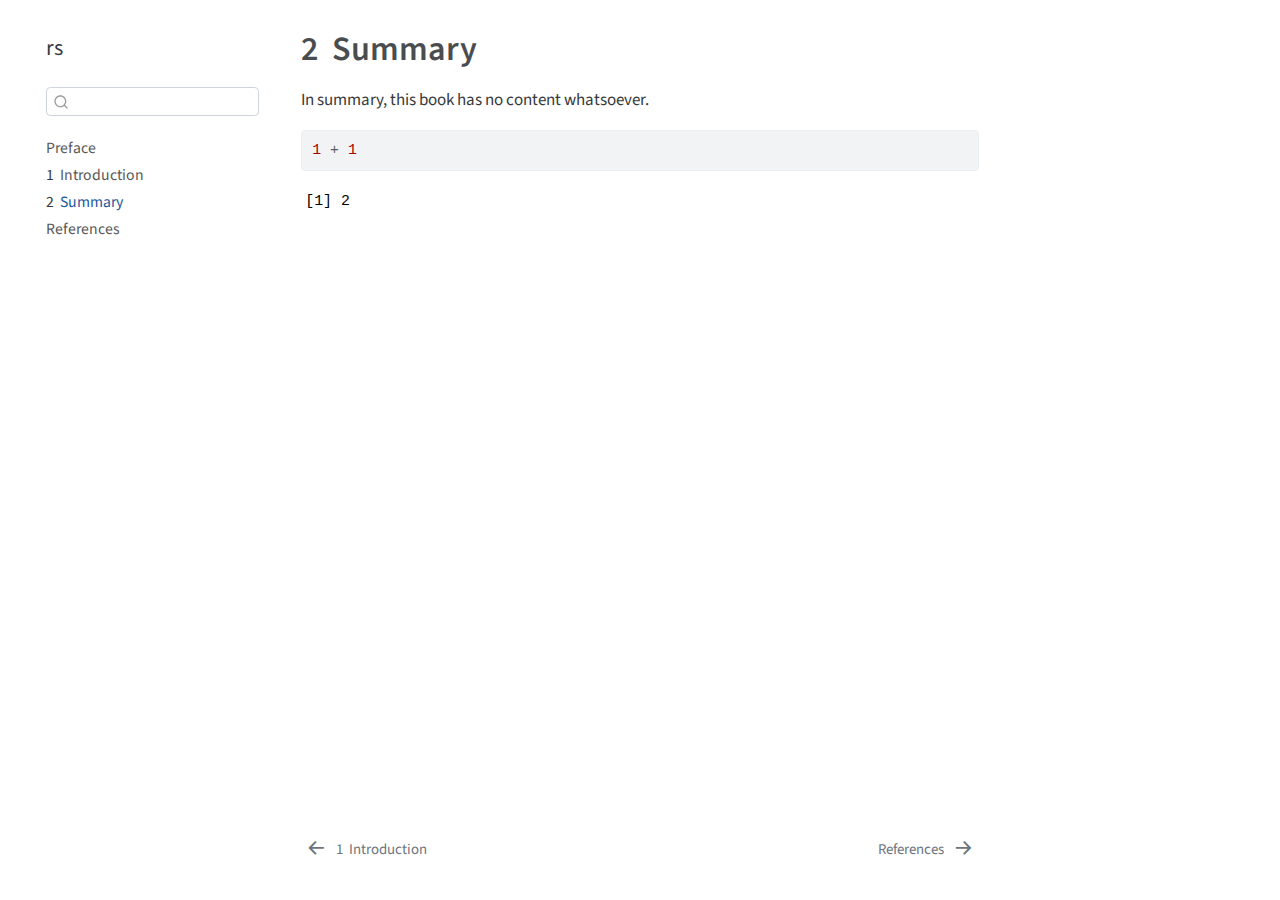
<file: docs/summary.html>
<!DOCTYPE html>
<html xmlns="http://www.w3.org/1999/xhtml" lang="en" xml:lang="en"><head>

<meta charset="utf-8">
<meta name="generator" content="quarto-1.3.450">

<meta name="viewport" content="width=device-width, initial-scale=1.0, user-scalable=yes">


<title>rs - 2&nbsp; Summary</title>
<style>
code{white-space: pre-wrap;}
span.smallcaps{font-variant: small-caps;}
div.columns{display: flex; gap: min(4vw, 1.5em);}
div.column{flex: auto; overflow-x: auto;}
div.hanging-indent{margin-left: 1.5em; text-indent: -1.5em;}
ul.task-list{list-style: none;}
ul.task-list li input[type="checkbox"] {
  width: 0.8em;
  margin: 0 0.8em 0.2em -1em; /* quarto-specific, see https://github.com/quarto-dev/quarto-cli/issues/4556 */ 
  vertical-align: middle;
}
/* CSS for syntax highlighting */
pre > code.sourceCode { white-space: pre; position: relative; }
pre > code.sourceCode > span { display: inline-block; line-height: 1.25; }
pre > code.sourceCode > span:empty { height: 1.2em; }
.sourceCode { overflow: visible; }
code.sourceCode > span { color: inherit; text-decoration: inherit; }
div.sourceCode { margin: 1em 0; }
pre.sourceCode { margin: 0; }
@media screen {
div.sourceCode { overflow: auto; }
}
@media print {
pre > code.sourceCode { white-space: pre-wrap; }
pre > code.sourceCode > span { text-indent: -5em; padding-left: 5em; }
}
pre.numberSource code
  { counter-reset: source-line 0; }
pre.numberSource code > span
  { position: relative; left: -4em; counter-increment: source-line; }
pre.numberSource code > span > a:first-child::before
  { content: counter(source-line);
    position: relative; left: -1em; text-align: right; vertical-align: baseline;
    border: none; display: inline-block;
    -webkit-touch-callout: none; -webkit-user-select: none;
    -khtml-user-select: none; -moz-user-select: none;
    -ms-user-select: none; user-select: none;
    padding: 0 4px; width: 4em;
  }
pre.numberSource { margin-left: 3em;  padding-left: 4px; }
div.sourceCode
  {   }
@media screen {
pre > code.sourceCode > span > a:first-child::before { text-decoration: underline; }
}
</style>


<script src="site_libs/quarto-nav/quarto-nav.js"></script>
<script src="site_libs/quarto-nav/headroom.min.js"></script>
<script src="site_libs/clipboard/clipboard.min.js"></script>
<script src="site_libs/quarto-search/autocomplete.umd.js"></script>
<script src="site_libs/quarto-search/fuse.min.js"></script>
<script src="site_libs/quarto-search/quarto-search.js"></script>
<meta name="quarto:offset" content="./">
<link href="./references.html" rel="next">
<link href="./intro.html" rel="prev">
<script src="site_libs/quarto-html/quarto.js"></script>
<script src="site_libs/quarto-html/popper.min.js"></script>
<script src="site_libs/quarto-html/tippy.umd.min.js"></script>
<script src="site_libs/quarto-html/anchor.min.js"></script>
<link href="site_libs/quarto-html/tippy.css" rel="stylesheet">
<link href="site_libs/quarto-html/quarto-syntax-highlighting.css" rel="stylesheet" id="quarto-text-highlighting-styles">
<script src="site_libs/bootstrap/bootstrap.min.js"></script>
<link href="site_libs/bootstrap/bootstrap-icons.css" rel="stylesheet">
<link href="site_libs/bootstrap/bootstrap.min.css" rel="stylesheet" id="quarto-bootstrap" data-mode="light">
<script id="quarto-search-options" type="application/json">{
  "location": "sidebar",
  "copy-button": false,
  "collapse-after": 3,
  "panel-placement": "start",
  "type": "textbox",
  "limit": 20,
  "language": {
    "search-no-results-text": "No results",
    "search-matching-documents-text": "matching documents",
    "search-copy-link-title": "Copy link to search",
    "search-hide-matches-text": "Hide additional matches",
    "search-more-match-text": "more match in this document",
    "search-more-matches-text": "more matches in this document",
    "search-clear-button-title": "Clear",
    "search-detached-cancel-button-title": "Cancel",
    "search-submit-button-title": "Submit",
    "search-label": "Search"
  }
}</script>


</head>

<body class="nav-sidebar floating">

<div id="quarto-search-results"></div>
  <header id="quarto-header" class="headroom fixed-top">
  <nav class="quarto-secondary-nav">
    <div class="container-fluid d-flex">
      <button type="button" class="quarto-btn-toggle btn" data-bs-toggle="collapse" data-bs-target="#quarto-sidebar,#quarto-sidebar-glass" aria-controls="quarto-sidebar" aria-expanded="false" aria-label="Toggle sidebar navigation" onclick="if (window.quartoToggleHeadroom) { window.quartoToggleHeadroom(); }">
        <i class="bi bi-layout-text-sidebar-reverse"></i>
      </button>
      <nav class="quarto-page-breadcrumbs" aria-label="breadcrumb"><ol class="breadcrumb"><li class="breadcrumb-item"><a href="./summary.html"><span class="chapter-number">2</span>&nbsp; <span class="chapter-title">Summary</span></a></li></ol></nav>
      <a class="flex-grow-1" role="button" data-bs-toggle="collapse" data-bs-target="#quarto-sidebar,#quarto-sidebar-glass" aria-controls="quarto-sidebar" aria-expanded="false" aria-label="Toggle sidebar navigation" onclick="if (window.quartoToggleHeadroom) { window.quartoToggleHeadroom(); }">      
      </a>
      <button type="button" class="btn quarto-search-button" aria-label="" onclick="window.quartoOpenSearch();">
        <i class="bi bi-search"></i>
      </button>
    </div>
  </nav>
</header>
<!-- content -->
<div id="quarto-content" class="quarto-container page-columns page-rows-contents page-layout-article">
<!-- sidebar -->
  <nav id="quarto-sidebar" class="sidebar collapse collapse-horizontal sidebar-navigation floating overflow-auto">
    <div class="pt-lg-2 mt-2 text-left sidebar-header">
    <div class="sidebar-title mb-0 py-0">
      <a href="./">rs</a> 
    </div>
      </div>
        <div class="mt-2 flex-shrink-0 align-items-center">
        <div class="sidebar-search">
        <div id="quarto-search" class="" title="Search"></div>
        </div>
        </div>
    <div class="sidebar-menu-container"> 
    <ul class="list-unstyled mt-1">
        <li class="sidebar-item">
  <div class="sidebar-item-container"> 
  <a href="./index.html" class="sidebar-item-text sidebar-link">
 <span class="menu-text">Preface</span></a>
  </div>
</li>
        <li class="sidebar-item">
  <div class="sidebar-item-container"> 
  <a href="./intro.html" class="sidebar-item-text sidebar-link">
 <span class="menu-text"><span class="chapter-number">1</span>&nbsp; <span class="chapter-title">Introduction</span></span></a>
  </div>
</li>
        <li class="sidebar-item">
  <div class="sidebar-item-container"> 
  <a href="./summary.html" class="sidebar-item-text sidebar-link active">
 <span class="menu-text"><span class="chapter-number">2</span>&nbsp; <span class="chapter-title">Summary</span></span></a>
  </div>
</li>
        <li class="sidebar-item">
  <div class="sidebar-item-container"> 
  <a href="./references.html" class="sidebar-item-text sidebar-link">
 <span class="menu-text">References</span></a>
  </div>
</li>
    </ul>
    </div>
</nav>
<div id="quarto-sidebar-glass" data-bs-toggle="collapse" data-bs-target="#quarto-sidebar,#quarto-sidebar-glass"></div>
<!-- margin-sidebar -->
    <div id="quarto-margin-sidebar" class="sidebar margin-sidebar">
        
    </div>
<!-- main -->
<main class="content" id="quarto-document-content">

<header id="title-block-header" class="quarto-title-block default">
<div class="quarto-title">
<h1 class="title"><span class="chapter-number">2</span>&nbsp; <span class="chapter-title">Summary</span></h1>
</div>



<div class="quarto-title-meta">

    
  
    
  </div>
  

</header>

<p>In summary, this book has no content whatsoever.</p>
<div class="cell">
<div class="sourceCode cell-code" id="cb1"><pre class="sourceCode r code-with-copy"><code class="sourceCode r"><span id="cb1-1"><a href="#cb1-1" aria-hidden="true" tabindex="-1"></a><span class="dv">1</span> <span class="sc">+</span> <span class="dv">1</span></span></code><button title="Copy to Clipboard" class="code-copy-button"><i class="bi"></i></button></pre></div>
<div class="cell-output cell-output-stdout">
<pre><code>[1] 2</code></pre>
</div>
</div>



</main> <!-- /main -->
<script id="quarto-html-after-body" type="application/javascript">
window.document.addEventListener("DOMContentLoaded", function (event) {
  const toggleBodyColorMode = (bsSheetEl) => {
    const mode = bsSheetEl.getAttribute("data-mode");
    const bodyEl = window.document.querySelector("body");
    if (mode === "dark") {
      bodyEl.classList.add("quarto-dark");
      bodyEl.classList.remove("quarto-light");
    } else {
      bodyEl.classList.add("quarto-light");
      bodyEl.classList.remove("quarto-dark");
    }
  }
  const toggleBodyColorPrimary = () => {
    const bsSheetEl = window.document.querySelector("link#quarto-bootstrap");
    if (bsSheetEl) {
      toggleBodyColorMode(bsSheetEl);
    }
  }
  toggleBodyColorPrimary();  
  const icon = "";
  const anchorJS = new window.AnchorJS();
  anchorJS.options = {
    placement: 'right',
    icon: icon
  };
  anchorJS.add('.anchored');
  const isCodeAnnotation = (el) => {
    for (const clz of el.classList) {
      if (clz.startsWith('code-annotation-')) {                     
        return true;
      }
    }
    return false;
  }
  const clipboard = new window.ClipboardJS('.code-copy-button', {
    text: function(trigger) {
      const codeEl = trigger.previousElementSibling.cloneNode(true);
      for (const childEl of codeEl.children) {
        if (isCodeAnnotation(childEl)) {
          childEl.remove();
        }
      }
      return codeEl.innerText;
    }
  });
  clipboard.on('success', function(e) {
    // button target
    const button = e.trigger;
    // don't keep focus
    button.blur();
    // flash "checked"
    button.classList.add('code-copy-button-checked');
    var currentTitle = button.getAttribute("title");
    button.setAttribute("title", "Copied!");
    let tooltip;
    if (window.bootstrap) {
      button.setAttribute("data-bs-toggle", "tooltip");
      button.setAttribute("data-bs-placement", "left");
      button.setAttribute("data-bs-title", "Copied!");
      tooltip = new bootstrap.Tooltip(button, 
        { trigger: "manual", 
          customClass: "code-copy-button-tooltip",
          offset: [0, -8]});
      tooltip.show();    
    }
    setTimeout(function() {
      if (tooltip) {
        tooltip.hide();
        button.removeAttribute("data-bs-title");
        button.removeAttribute("data-bs-toggle");
        button.removeAttribute("data-bs-placement");
      }
      button.setAttribute("title", currentTitle);
      button.classList.remove('code-copy-button-checked');
    }, 1000);
    // clear code selection
    e.clearSelection();
  });
  function tippyHover(el, contentFn) {
    const config = {
      allowHTML: true,
      content: contentFn,
      maxWidth: 500,
      delay: 100,
      arrow: false,
      appendTo: function(el) {
          return el.parentElement;
      },
      interactive: true,
      interactiveBorder: 10,
      theme: 'quarto',
      placement: 'bottom-start'
    };
    window.tippy(el, config); 
  }
  const noterefs = window.document.querySelectorAll('a[role="doc-noteref"]');
  for (var i=0; i<noterefs.length; i++) {
    const ref = noterefs[i];
    tippyHover(ref, function() {
      // use id or data attribute instead here
      let href = ref.getAttribute('data-footnote-href') || ref.getAttribute('href');
      try { href = new URL(href).hash; } catch {}
      const id = href.replace(/^#\/?/, "");
      const note = window.document.getElementById(id);
      return note.innerHTML;
    });
  }
      let selectedAnnoteEl;
      const selectorForAnnotation = ( cell, annotation) => {
        let cellAttr = 'data-code-cell="' + cell + '"';
        let lineAttr = 'data-code-annotation="' +  annotation + '"';
        const selector = 'span[' + cellAttr + '][' + lineAttr + ']';
        return selector;
      }
      const selectCodeLines = (annoteEl) => {
        const doc = window.document;
        const targetCell = annoteEl.getAttribute("data-target-cell");
        const targetAnnotation = annoteEl.getAttribute("data-target-annotation");
        const annoteSpan = window.document.querySelector(selectorForAnnotation(targetCell, targetAnnotation));
        const lines = annoteSpan.getAttribute("data-code-lines").split(",");
        const lineIds = lines.map((line) => {
          return targetCell + "-" + line;
        })
        let top = null;
        let height = null;
        let parent = null;
        if (lineIds.length > 0) {
            //compute the position of the single el (top and bottom and make a div)
            const el = window.document.getElementById(lineIds[0]);
            top = el.offsetTop;
            height = el.offsetHeight;
            parent = el.parentElement.parentElement;
          if (lineIds.length > 1) {
            const lastEl = window.document.getElementById(lineIds[lineIds.length - 1]);
            const bottom = lastEl.offsetTop + lastEl.offsetHeight;
            height = bottom - top;
          }
          if (top !== null && height !== null && parent !== null) {
            // cook up a div (if necessary) and position it 
            let div = window.document.getElementById("code-annotation-line-highlight");
            if (div === null) {
              div = window.document.createElement("div");
              div.setAttribute("id", "code-annotation-line-highlight");
              div.style.position = 'absolute';
              parent.appendChild(div);
            }
            div.style.top = top - 2 + "px";
            div.style.height = height + 4 + "px";
            let gutterDiv = window.document.getElementById("code-annotation-line-highlight-gutter");
            if (gutterDiv === null) {
              gutterDiv = window.document.createElement("div");
              gutterDiv.setAttribute("id", "code-annotation-line-highlight-gutter");
              gutterDiv.style.position = 'absolute';
              const codeCell = window.document.getElementById(targetCell);
              const gutter = codeCell.querySelector('.code-annotation-gutter');
              gutter.appendChild(gutterDiv);
            }
            gutterDiv.style.top = top - 2 + "px";
            gutterDiv.style.height = height + 4 + "px";
          }
          selectedAnnoteEl = annoteEl;
        }
      };
      const unselectCodeLines = () => {
        const elementsIds = ["code-annotation-line-highlight", "code-annotation-line-highlight-gutter"];
        elementsIds.forEach((elId) => {
          const div = window.document.getElementById(elId);
          if (div) {
            div.remove();
          }
        });
        selectedAnnoteEl = undefined;
      };
      // Attach click handler to the DT
      const annoteDls = window.document.querySelectorAll('dt[data-target-cell]');
      for (const annoteDlNode of annoteDls) {
        annoteDlNode.addEventListener('click', (event) => {
          const clickedEl = event.target;
          if (clickedEl !== selectedAnnoteEl) {
            unselectCodeLines();
            const activeEl = window.document.querySelector('dt[data-target-cell].code-annotation-active');
            if (activeEl) {
              activeEl.classList.remove('code-annotation-active');
            }
            selectCodeLines(clickedEl);
            clickedEl.classList.add('code-annotation-active');
          } else {
            // Unselect the line
            unselectCodeLines();
            clickedEl.classList.remove('code-annotation-active');
          }
        });
      }
  const findCites = (el) => {
    const parentEl = el.parentElement;
    if (parentEl) {
      const cites = parentEl.dataset.cites;
      if (cites) {
        return {
          el,
          cites: cites.split(' ')
        };
      } else {
        return findCites(el.parentElement)
      }
    } else {
      return undefined;
    }
  };
  var bibliorefs = window.document.querySelectorAll('a[role="doc-biblioref"]');
  for (var i=0; i<bibliorefs.length; i++) {
    const ref = bibliorefs[i];
    const citeInfo = findCites(ref);
    if (citeInfo) {
      tippyHover(citeInfo.el, function() {
        var popup = window.document.createElement('div');
        citeInfo.cites.forEach(function(cite) {
          var citeDiv = window.document.createElement('div');
          citeDiv.classList.add('hanging-indent');
          citeDiv.classList.add('csl-entry');
          var biblioDiv = window.document.getElementById('ref-' + cite);
          if (biblioDiv) {
            citeDiv.innerHTML = biblioDiv.innerHTML;
          }
          popup.appendChild(citeDiv);
        });
        return popup.innerHTML;
      });
    }
  }
});
</script>
<nav class="page-navigation">
  <div class="nav-page nav-page-previous">
      <a href="./intro.html" class="pagination-link">
        <i class="bi bi-arrow-left-short"></i> <span class="nav-page-text"><span class="chapter-number">1</span>&nbsp; <span class="chapter-title">Introduction</span></span>
      </a>          
  </div>
  <div class="nav-page nav-page-next">
      <a href="./references.html" class="pagination-link">
        <span class="nav-page-text">References</span> <i class="bi bi-arrow-right-short"></i>
      </a>
  </div>
</nav>
</div> <!-- /content -->



</body></html>
</file>
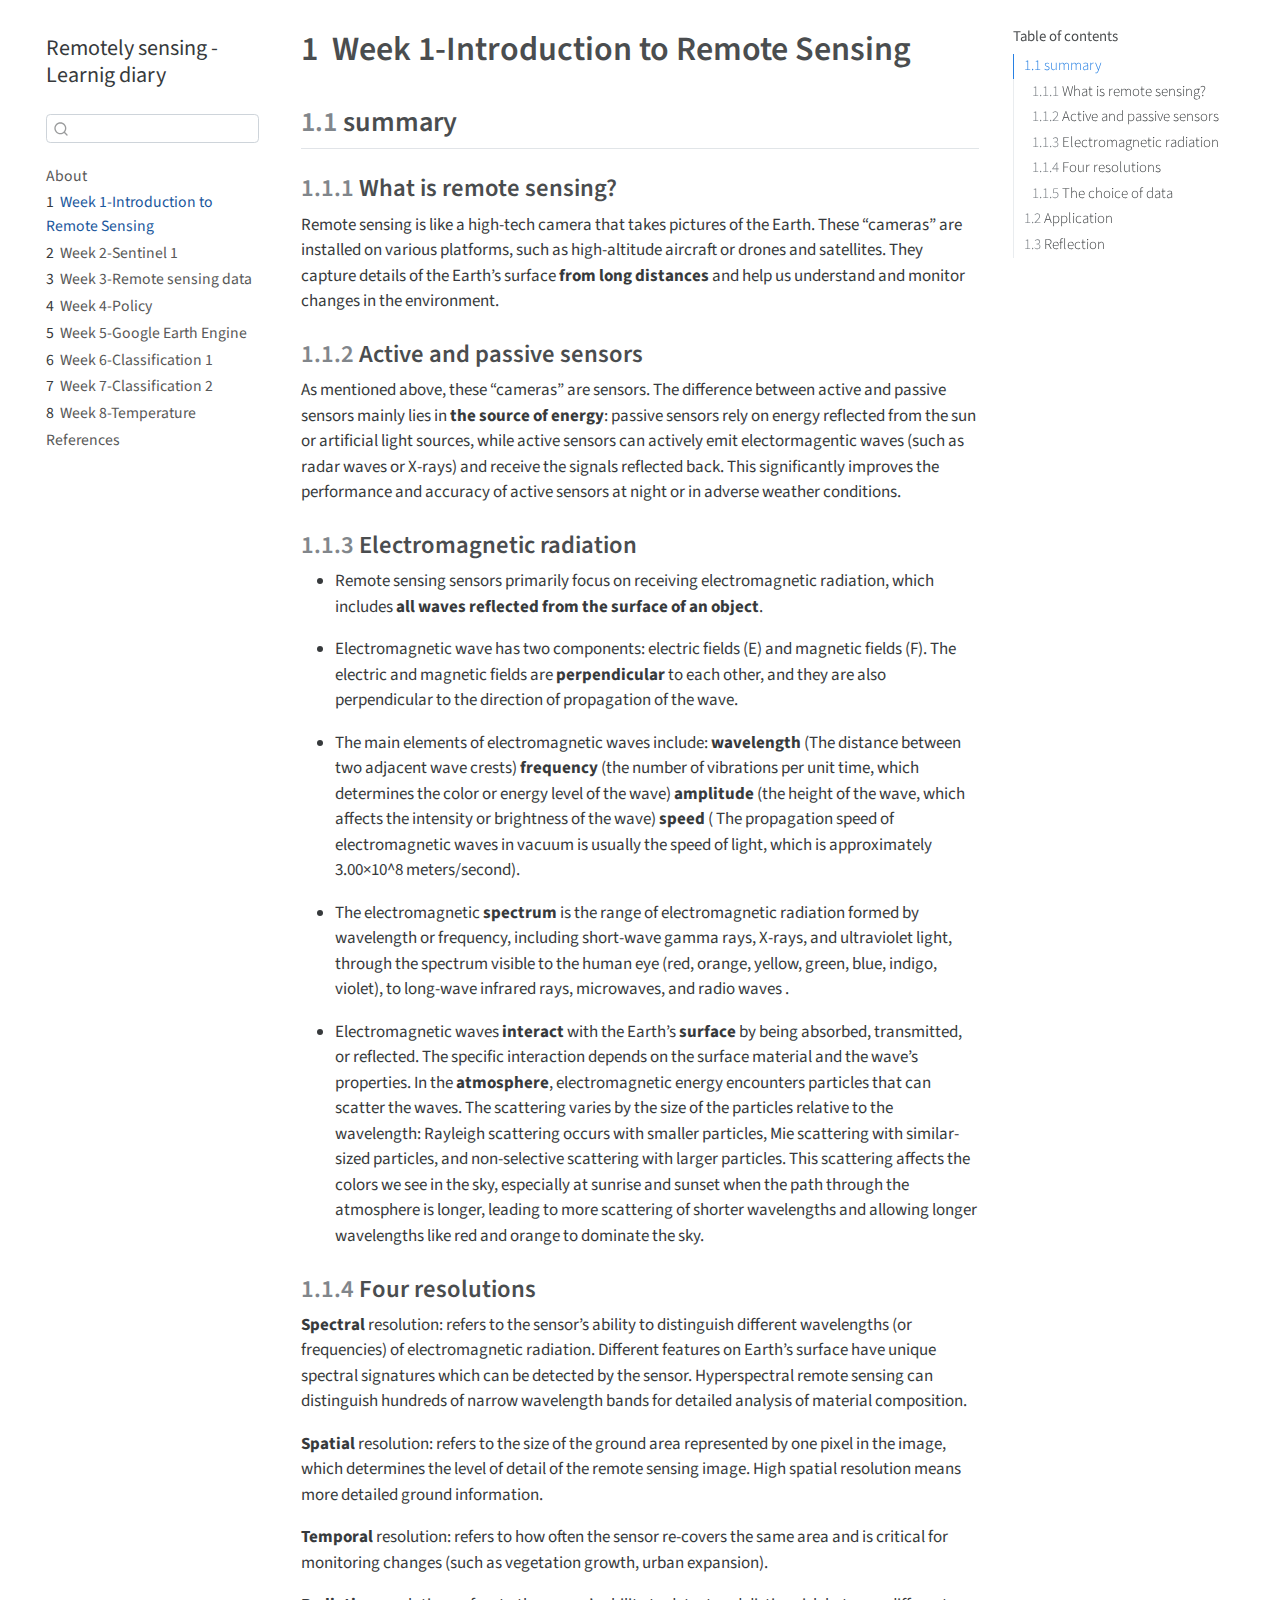
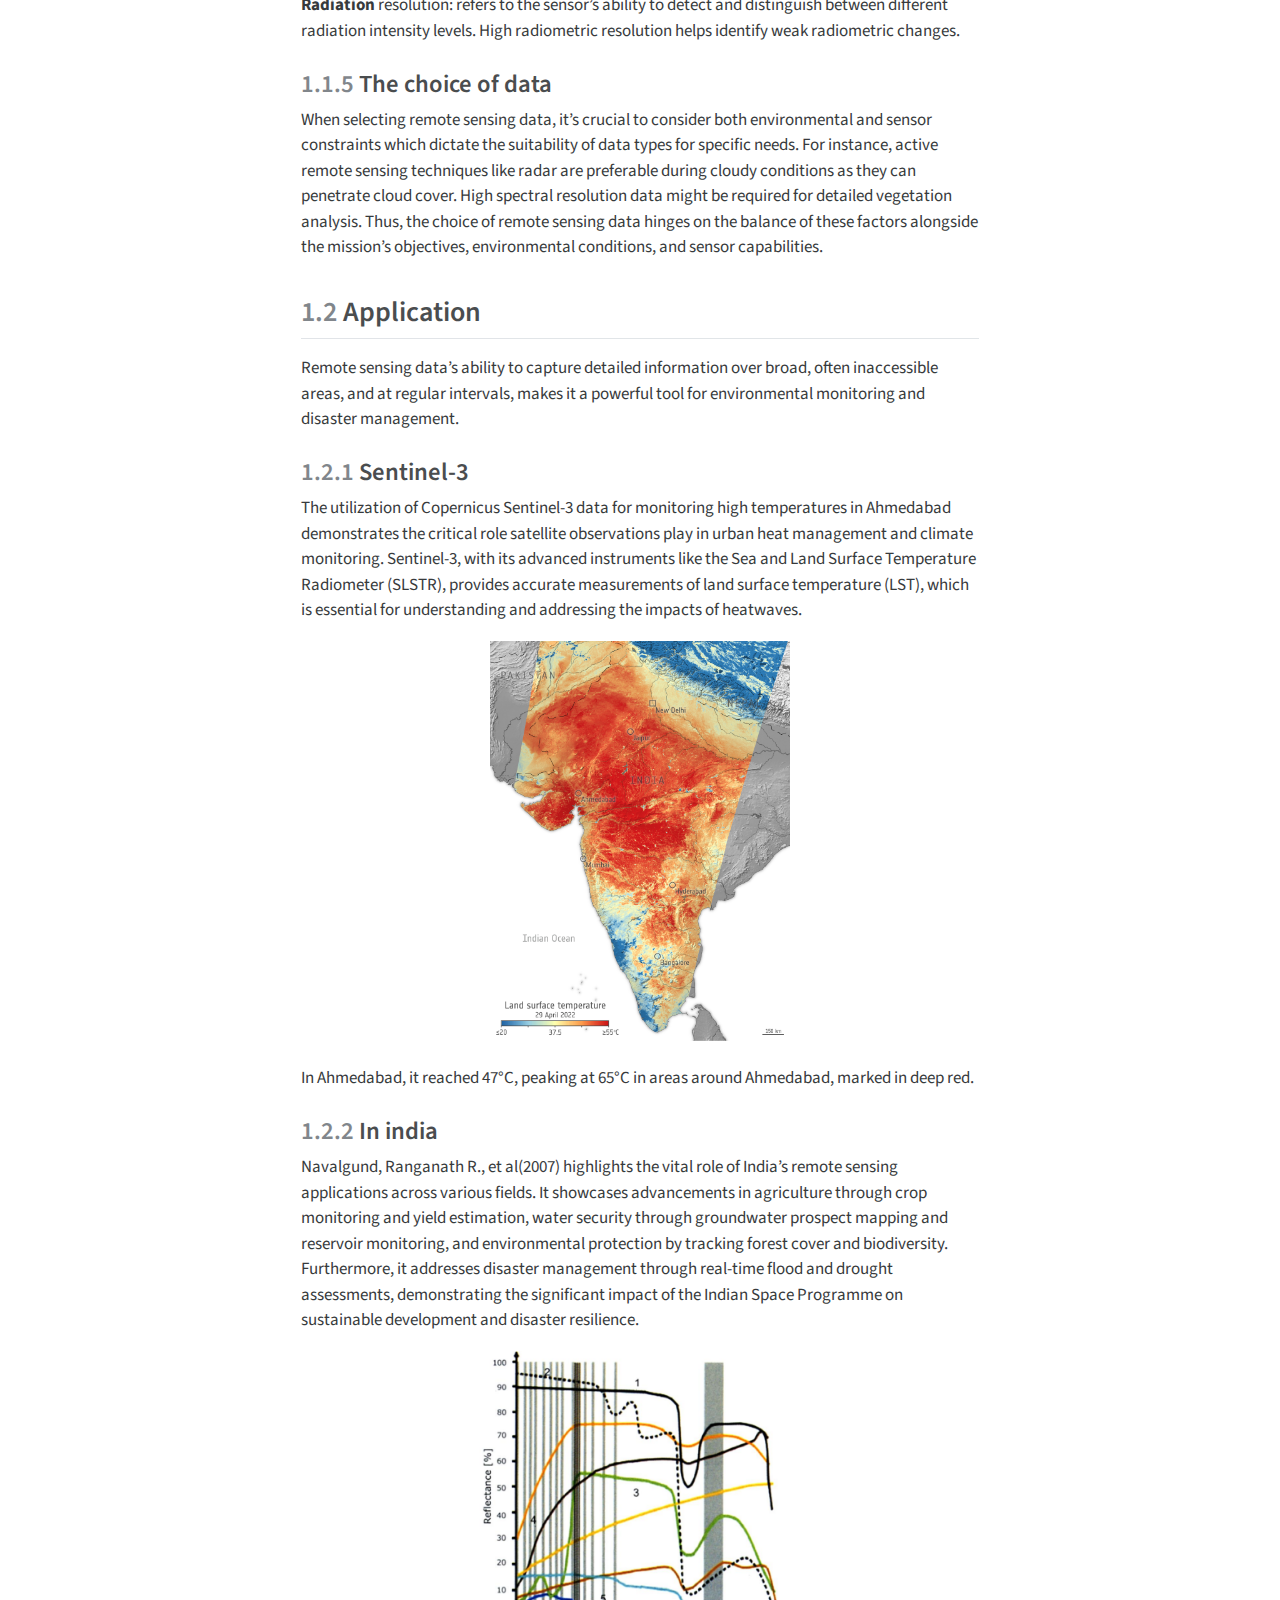
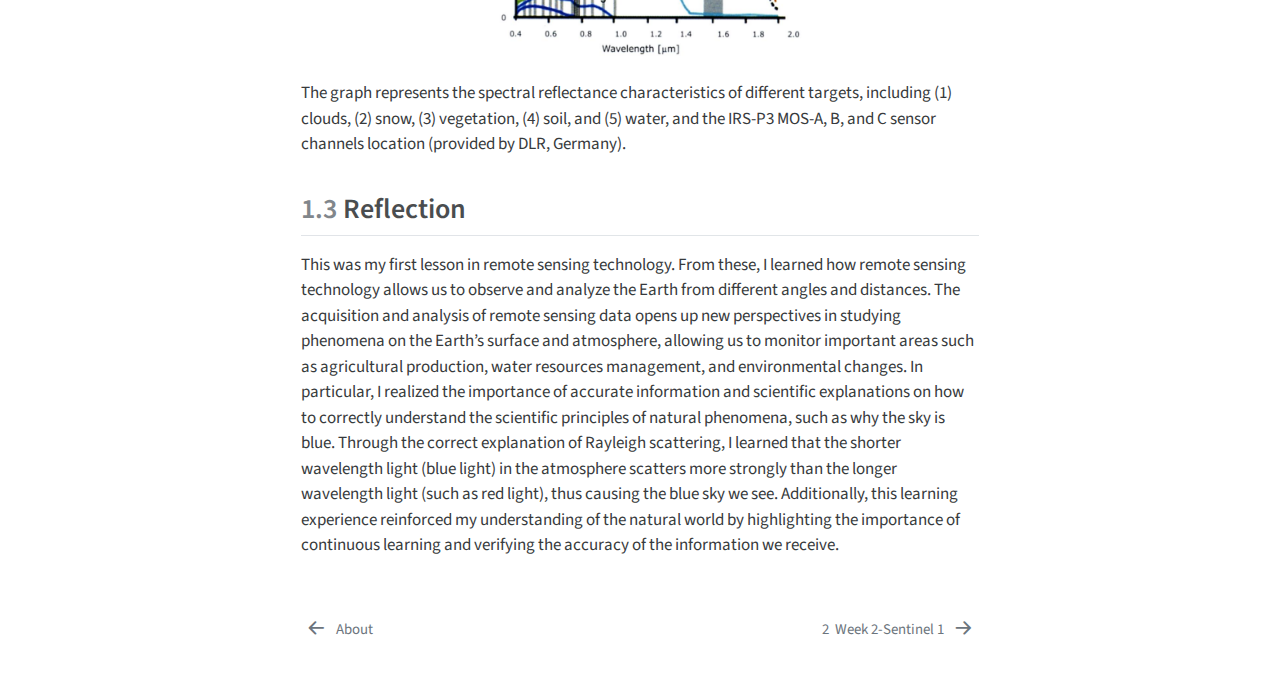
<file: docs/week1.html>
<!DOCTYPE html>
<html xmlns="http://www.w3.org/1999/xhtml" lang="en" xml:lang="en"><head>

<meta charset="utf-8">
<meta name="generator" content="quarto-1.3.450">

<meta name="viewport" content="width=device-width, initial-scale=1.0, user-scalable=yes">


<title>Remotely sensing - Learnig diary - 1&nbsp; Week 1-Introduction to Remote Sensing</title>
<style>
code{white-space: pre-wrap;}
span.smallcaps{font-variant: small-caps;}
div.columns{display: flex; gap: min(4vw, 1.5em);}
div.column{flex: auto; overflow-x: auto;}
div.hanging-indent{margin-left: 1.5em; text-indent: -1.5em;}
ul.task-list{list-style: none;}
ul.task-list li input[type="checkbox"] {
  width: 0.8em;
  margin: 0 0.8em 0.2em -1em; /* quarto-specific, see https://github.com/quarto-dev/quarto-cli/issues/4556 */ 
  vertical-align: middle;
}
</style>


<script src="site_libs/quarto-nav/quarto-nav.js"></script>
<script src="site_libs/quarto-nav/headroom.min.js"></script>
<script src="site_libs/clipboard/clipboard.min.js"></script>
<script src="site_libs/quarto-search/autocomplete.umd.js"></script>
<script src="site_libs/quarto-search/fuse.min.js"></script>
<script src="site_libs/quarto-search/quarto-search.js"></script>
<meta name="quarto:offset" content="./">
<link href="./week2.html" rel="next">
<link href="./index.html" rel="prev">
<script src="site_libs/quarto-html/quarto.js"></script>
<script src="site_libs/quarto-html/popper.min.js"></script>
<script src="site_libs/quarto-html/tippy.umd.min.js"></script>
<script src="site_libs/quarto-html/anchor.min.js"></script>
<link href="site_libs/quarto-html/tippy.css" rel="stylesheet">
<link href="site_libs/quarto-html/quarto-syntax-highlighting.css" rel="stylesheet" id="quarto-text-highlighting-styles">
<script src="site_libs/bootstrap/bootstrap.min.js"></script>
<link href="site_libs/bootstrap/bootstrap-icons.css" rel="stylesheet">
<link href="site_libs/bootstrap/bootstrap.min.css" rel="stylesheet" id="quarto-bootstrap" data-mode="light">
<script id="quarto-search-options" type="application/json">{
  "location": "sidebar",
  "copy-button": false,
  "collapse-after": 3,
  "panel-placement": "start",
  "type": "textbox",
  "limit": 20,
  "language": {
    "search-no-results-text": "No results",
    "search-matching-documents-text": "matching documents",
    "search-copy-link-title": "Copy link to search",
    "search-hide-matches-text": "Hide additional matches",
    "search-more-match-text": "more match in this document",
    "search-more-matches-text": "more matches in this document",
    "search-clear-button-title": "Clear",
    "search-detached-cancel-button-title": "Cancel",
    "search-submit-button-title": "Submit",
    "search-label": "Search"
  }
}</script>


</head>

<body class="nav-sidebar floating">

<div id="quarto-search-results"></div>
  <header id="quarto-header" class="headroom fixed-top">
  <nav class="quarto-secondary-nav">
    <div class="container-fluid d-flex">
      <button type="button" class="quarto-btn-toggle btn" data-bs-toggle="collapse" data-bs-target="#quarto-sidebar,#quarto-sidebar-glass" aria-controls="quarto-sidebar" aria-expanded="false" aria-label="Toggle sidebar navigation" onclick="if (window.quartoToggleHeadroom) { window.quartoToggleHeadroom(); }">
        <i class="bi bi-layout-text-sidebar-reverse"></i>
      </button>
      <nav class="quarto-page-breadcrumbs" aria-label="breadcrumb"><ol class="breadcrumb"><li class="breadcrumb-item"><a href="./week1.html"><span class="chapter-number">1</span>&nbsp; <span class="chapter-title">Week 1-Introduction to Remote Sensing</span></a></li></ol></nav>
      <a class="flex-grow-1" role="button" data-bs-toggle="collapse" data-bs-target="#quarto-sidebar,#quarto-sidebar-glass" aria-controls="quarto-sidebar" aria-expanded="false" aria-label="Toggle sidebar navigation" onclick="if (window.quartoToggleHeadroom) { window.quartoToggleHeadroom(); }">      
      </a>
      <button type="button" class="btn quarto-search-button" aria-label="" onclick="window.quartoOpenSearch();">
        <i class="bi bi-search"></i>
      </button>
    </div>
  </nav>
</header>
<!-- content -->
<div id="quarto-content" class="quarto-container page-columns page-rows-contents page-layout-article">
<!-- sidebar -->
  <nav id="quarto-sidebar" class="sidebar collapse collapse-horizontal sidebar-navigation floating overflow-auto">
    <div class="pt-lg-2 mt-2 text-left sidebar-header">
    <div class="sidebar-title mb-0 py-0">
      <a href="./">Remotely sensing - Learnig diary</a> 
    </div>
      </div>
        <div class="mt-2 flex-shrink-0 align-items-center">
        <div class="sidebar-search">
        <div id="quarto-search" class="" title="Search"></div>
        </div>
        </div>
    <div class="sidebar-menu-container"> 
    <ul class="list-unstyled mt-1">
        <li class="sidebar-item">
  <div class="sidebar-item-container"> 
  <a href="./index.html" class="sidebar-item-text sidebar-link">
 <span class="menu-text">About</span></a>
  </div>
</li>
        <li class="sidebar-item">
  <div class="sidebar-item-container"> 
  <a href="./week1.html" class="sidebar-item-text sidebar-link active">
 <span class="menu-text"><span class="chapter-number">1</span>&nbsp; <span class="chapter-title">Week 1-Introduction to Remote Sensing</span></span></a>
  </div>
</li>
        <li class="sidebar-item">
  <div class="sidebar-item-container"> 
  <a href="./week2.html" class="sidebar-item-text sidebar-link">
 <span class="menu-text"><span class="chapter-number">2</span>&nbsp; <span class="chapter-title">Week 2-Sentinel 1</span></span></a>
  </div>
</li>
        <li class="sidebar-item">
  <div class="sidebar-item-container"> 
  <a href="./week3.html" class="sidebar-item-text sidebar-link">
 <span class="menu-text"><span class="chapter-number">3</span>&nbsp; <span class="chapter-title">Week 3-Remote sensing data</span></span></a>
  </div>
</li>
        <li class="sidebar-item">
  <div class="sidebar-item-container"> 
  <a href="./week4.html" class="sidebar-item-text sidebar-link">
 <span class="menu-text"><span class="chapter-number">4</span>&nbsp; <span class="chapter-title">Week 4-Policy</span></span></a>
  </div>
</li>
        <li class="sidebar-item">
  <div class="sidebar-item-container"> 
  <a href="./week5.html" class="sidebar-item-text sidebar-link">
 <span class="menu-text"><span class="chapter-number">5</span>&nbsp; <span class="chapter-title">Week 5-Google Earth Engine</span></span></a>
  </div>
</li>
        <li class="sidebar-item">
  <div class="sidebar-item-container"> 
  <a href="./week6.html" class="sidebar-item-text sidebar-link">
 <span class="menu-text"><span class="chapter-number">6</span>&nbsp; <span class="chapter-title">Week 6-Classification 1</span></span></a>
  </div>
</li>
        <li class="sidebar-item">
  <div class="sidebar-item-container"> 
  <a href="./week7.html" class="sidebar-item-text sidebar-link">
 <span class="menu-text"><span class="chapter-number">7</span>&nbsp; <span class="chapter-title">Week 7-Classification 2</span></span></a>
  </div>
</li>
        <li class="sidebar-item">
  <div class="sidebar-item-container"> 
  <a href="./week8.html" class="sidebar-item-text sidebar-link">
 <span class="menu-text"><span class="chapter-number">8</span>&nbsp; <span class="chapter-title">Week 8-Temperature</span></span></a>
  </div>
</li>
        <li class="sidebar-item">
  <div class="sidebar-item-container"> 
  <a href="./references.html" class="sidebar-item-text sidebar-link">
 <span class="menu-text">References</span></a>
  </div>
</li>
    </ul>
    </div>
</nav>
<div id="quarto-sidebar-glass" data-bs-toggle="collapse" data-bs-target="#quarto-sidebar,#quarto-sidebar-glass"></div>
<!-- margin-sidebar -->
    <div id="quarto-margin-sidebar" class="sidebar margin-sidebar">
        <nav id="TOC" role="doc-toc" class="toc-active">
    <h2 id="toc-title">Table of contents</h2>
   
  <ul>
  <li><a href="#summary" id="toc-summary" class="nav-link active" data-scroll-target="#summary"><span class="header-section-number">1.1</span> summary</a>
  <ul class="collapse">
  <li><a href="#what-is-remote-sensing" id="toc-what-is-remote-sensing" class="nav-link" data-scroll-target="#what-is-remote-sensing"><span class="header-section-number">1.1.1</span> What is remote sensing?</a></li>
  <li><a href="#active-and-passive-sensors" id="toc-active-and-passive-sensors" class="nav-link" data-scroll-target="#active-and-passive-sensors"><span class="header-section-number">1.1.2</span> Active and passive sensors</a></li>
  <li><a href="#electromagnetic-radiation" id="toc-electromagnetic-radiation" class="nav-link" data-scroll-target="#electromagnetic-radiation"><span class="header-section-number">1.1.3</span> Electromagnetic radiation</a></li>
  <li><a href="#four-resolutions" id="toc-four-resolutions" class="nav-link" data-scroll-target="#four-resolutions"><span class="header-section-number">1.1.4</span> Four resolutions</a></li>
  <li><a href="#the-choice-of-data" id="toc-the-choice-of-data" class="nav-link" data-scroll-target="#the-choice-of-data"><span class="header-section-number">1.1.5</span> The choice of data</a></li>
  </ul></li>
  <li><a href="#application" id="toc-application" class="nav-link" data-scroll-target="#application"><span class="header-section-number">1.2</span> Application</a>
  <ul class="collapse">
  <li><a href="#sentinel-3" id="toc-sentinel-3" class="nav-link" data-scroll-target="#sentinel-3"><span class="header-section-number">1.2.1</span> Sentinel-3</a></li>
  <li><a href="#in-india" id="toc-in-india" class="nav-link" data-scroll-target="#in-india"><span class="header-section-number">1.2.2</span> In india</a></li>
  </ul></li>
  <li><a href="#reflection" id="toc-reflection" class="nav-link" data-scroll-target="#reflection"><span class="header-section-number">1.3</span> Reflection</a></li>
  </ul>
</nav>
    </div>
<!-- main -->
<main class="content" id="quarto-document-content">

<header id="title-block-header" class="quarto-title-block default">
<div class="quarto-title">
<h1 class="title"><span class="chapter-number">1</span>&nbsp; <span class="chapter-title">Week 1-Introduction to Remote Sensing</span></h1>
</div>



<div class="quarto-title-meta">

    
  
    
  </div>
  

</header>

<section id="summary" class="level2" data-number="1.1">
<h2 data-number="1.1" class="anchored" data-anchor-id="summary"><span class="header-section-number">1.1</span> summary</h2>
<section id="what-is-remote-sensing" class="level3" data-number="1.1.1">
<h3 data-number="1.1.1" class="anchored" data-anchor-id="what-is-remote-sensing"><span class="header-section-number">1.1.1</span> What is remote sensing?</h3>
<p>Remote sensing is like a high-tech camera that takes pictures of the Earth. These “cameras” are installed on various platforms, such as high-altitude aircraft or drones and satellites. They capture details of the Earth’s surface <strong>from long distances</strong> and help us understand and monitor changes in the environment.</p>
</section>
<section id="active-and-passive-sensors" class="level3" data-number="1.1.2">
<h3 data-number="1.1.2" class="anchored" data-anchor-id="active-and-passive-sensors"><span class="header-section-number">1.1.2</span> Active and passive sensors</h3>
<p>As mentioned above, these “cameras” are sensors. The difference between active and passive sensors mainly lies in <strong>the source of energy</strong>: passive sensors rely on energy reflected from the sun or artificial light sources, while active sensors can actively emit electormagentic waves (such as radar waves or X-rays) and receive the signals reflected back. This significantly improves the performance and accuracy of active sensors at night or in adverse weather conditions.</p>
</section>
<section id="electromagnetic-radiation" class="level3" data-number="1.1.3">
<h3 data-number="1.1.3" class="anchored" data-anchor-id="electromagnetic-radiation"><span class="header-section-number">1.1.3</span> Electromagnetic radiation</h3>
<ul>
<li><p>Remote sensing sensors primarily focus on receiving electromagnetic radiation, which includes <strong>all waves reflected from the surface of an object</strong>.</p></li>
<li><p>Electromagnetic wave has two components: electric fields (E) and magnetic fields (F). The electric and magnetic fields are <strong>perpendicular</strong> to each other, and they are also perpendicular to the direction of propagation of the wave.</p></li>
<li><p>The main elements of electromagnetic waves include: <strong>wavelength</strong> (The distance between two adjacent wave crests) <strong>frequency</strong> (the number of vibrations per unit time, which determines the color or energy level of the wave) <strong>amplitude</strong> (the height of the wave, which affects the intensity or brightness of the wave) <strong>speed</strong> ( The propagation speed of electromagnetic waves in vacuum is usually the speed of light, which is approximately 3.00×10^8 meters/second).</p></li>
<li><p>The electromagnetic <strong>spectrum</strong> is the range of electromagnetic radiation formed by wavelength or frequency, including short-wave gamma rays, X-rays, and ultraviolet light, through the spectrum visible to the human eye (red, orange, yellow, green, blue, indigo, violet), to long-wave infrared rays, microwaves, and radio waves .</p></li>
<li><p>Electromagnetic waves <strong>interact</strong> with the Earth’s <strong>surface</strong> by being absorbed, transmitted, or reflected. The specific interaction depends on the surface material and the wave’s properties. In the <strong>atmosphere</strong>, electromagnetic energy encounters particles that can scatter the waves. The scattering varies by the size of the particles relative to the wavelength: Rayleigh scattering occurs with smaller particles, Mie scattering with similar-sized particles, and non-selective scattering with larger particles. This scattering affects the colors we see in the sky, especially at sunrise and sunset when the path through the atmosphere is longer, leading to more scattering of shorter wavelengths and allowing longer wavelengths like red and orange to dominate the sky.</p></li>
</ul>
</section>
<section id="four-resolutions" class="level3" data-number="1.1.4">
<h3 data-number="1.1.4" class="anchored" data-anchor-id="four-resolutions"><span class="header-section-number">1.1.4</span> Four resolutions</h3>
<p><strong>Spectral</strong> resolution: refers to the sensor’s ability to distinguish different wavelengths (or frequencies) of electromagnetic radiation. Different features on Earth’s surface have unique spectral signatures which can be detected by the sensor. Hyperspectral remote sensing can distinguish hundreds of narrow wavelength bands for detailed analysis of material composition.</p>
<p><strong>Spatial</strong> resolution: refers to the size of the ground area represented by one pixel in the image, which determines the level of detail of the remote sensing image. High spatial resolution means more detailed ground information.</p>
<p><strong>Temporal</strong> resolution: refers to how often the sensor re-covers the same area and is critical for monitoring changes (such as vegetation growth, urban expansion).</p>
<p><strong>Radiation</strong> resolution: refers to the sensor’s ability to detect and distinguish between different radiation intensity levels. High radiometric resolution helps identify weak radiometric changes.</p>
</section>
<section id="the-choice-of-data" class="level3" data-number="1.1.5">
<h3 data-number="1.1.5" class="anchored" data-anchor-id="the-choice-of-data"><span class="header-section-number">1.1.5</span> The choice of data</h3>
<p>When selecting remote sensing data, it’s crucial to consider both environmental and sensor constraints which dictate the suitability of data types for specific needs. For instance, active remote sensing techniques like radar are preferable during cloudy conditions as they can penetrate cloud cover. High spectral resolution data might be required for detailed vegetation analysis. Thus, the choice of remote sensing data hinges on the balance of these factors alongside the mission’s objectives, environmental conditions, and sensor capabilities.</p>
</section>
</section>
<section id="application" class="level2" data-number="1.2">
<h2 data-number="1.2" class="anchored" data-anchor-id="application"><span class="header-section-number">1.2</span> Application</h2>
<p>Remote sensing data’s ability to capture detailed information over broad, often inaccessible areas, and at regular intervals, makes it a powerful tool for environmental monitoring and disaster management.</p>
<section id="sentinel-3" class="level3" data-number="1.2.1">
<h3 data-number="1.2.1" class="anchored" data-anchor-id="sentinel-3"><span class="header-section-number">1.2.1</span> Sentinel-3</h3>
<p>The utilization of Copernicus Sentinel-3 data for monitoring high temperatures in Ahmedabad demonstrates the critical role satellite observations play in urban heat management and climate monitoring. Sentinel-3, with its advanced instruments like the Sea and Land Surface Temperature Radiometer (SLSTR), provides accurate measurements of land surface temperature (LST), which is essential for understanding and addressing the impacts of heatwaves.</p>
<div class="quarto-figure quarto-figure-center">
<figure class="figure">
<p><a href="https://www.esa.int/esearch?q=Ahmedabad"><img src="images/2.jpg" class="img-fluid figure-img" alt="Heatwave across India" width="300"></a></p>
</figure>
</div>
<p>In Ahmedabad, it reached 47°C, peaking at 65°C in areas around Ahmedabad, marked in deep red.</p>
</section>
<section id="in-india" class="level3" data-number="1.2.2">
<h3 data-number="1.2.2" class="anchored" data-anchor-id="in-india"><span class="header-section-number">1.2.2</span> In india</h3>
<p>Navalgund, Ranganath R., et al(2007) highlights the vital role of India’s remote sensing applications across various fields. It showcases advancements in agriculture through crop monitoring and yield estimation, water security through groundwater prospect mapping and reservoir monitoring, and environmental protection by tracking forest cover and biodiversity. Furthermore, it addresses disaster management through real-time flood and drought assessments, demonstrating the significant impact of the Indian Space Programme on sustainable development and disaster resilience.</p>
<div class="quarto-figure quarto-figure-center">
<figure class="figure">
<p><img src="images/2.png" class="img-fluid figure-img" width="327"></p>
</figure>
</div>
<p>The graph represents the spectral reflectance characteristics of different targets, including (1) clouds, (2) snow, (3) vegetation, (4) soil, and (5) water, and the IRS-P3 MOS-A, B, and C sensor channels location (provided by DLR, Germany).</p>
</section>
</section>
<section id="reflection" class="level2" data-number="1.3">
<h2 data-number="1.3" class="anchored" data-anchor-id="reflection"><span class="header-section-number">1.3</span> Reflection</h2>
<p>This was my first lesson in remote sensing technology. From these, I learned how remote sensing technology allows us to observe and analyze the Earth from different angles and distances. The acquisition and analysis of remote sensing data opens up new perspectives in studying phenomena on the Earth’s surface and atmosphere, allowing us to monitor important areas such as agricultural production, water resources management, and environmental changes. In particular, I realized the importance of accurate information and scientific explanations on how to correctly understand the scientific principles of natural phenomena, such as why the sky is blue. Through the correct explanation of Rayleigh scattering, I learned that the shorter wavelength light (blue light) in the atmosphere scatters more strongly than the longer wavelength light (such as red light), thus causing the blue sky we see. Additionally, this learning experience reinforced my understanding of the natural world by highlighting the importance of continuous learning and verifying the accuracy of the information we receive.</p>


</section>

</main> <!-- /main -->
<script id="quarto-html-after-body" type="application/javascript">
window.document.addEventListener("DOMContentLoaded", function (event) {
  const toggleBodyColorMode = (bsSheetEl) => {
    const mode = bsSheetEl.getAttribute("data-mode");
    const bodyEl = window.document.querySelector("body");
    if (mode === "dark") {
      bodyEl.classList.add("quarto-dark");
      bodyEl.classList.remove("quarto-light");
    } else {
      bodyEl.classList.add("quarto-light");
      bodyEl.classList.remove("quarto-dark");
    }
  }
  const toggleBodyColorPrimary = () => {
    const bsSheetEl = window.document.querySelector("link#quarto-bootstrap");
    if (bsSheetEl) {
      toggleBodyColorMode(bsSheetEl);
    }
  }
  toggleBodyColorPrimary();  
  const icon = "";
  const anchorJS = new window.AnchorJS();
  anchorJS.options = {
    placement: 'right',
    icon: icon
  };
  anchorJS.add('.anchored');
  const isCodeAnnotation = (el) => {
    for (const clz of el.classList) {
      if (clz.startsWith('code-annotation-')) {                     
        return true;
      }
    }
    return false;
  }
  const clipboard = new window.ClipboardJS('.code-copy-button', {
    text: function(trigger) {
      const codeEl = trigger.previousElementSibling.cloneNode(true);
      for (const childEl of codeEl.children) {
        if (isCodeAnnotation(childEl)) {
          childEl.remove();
        }
      }
      return codeEl.innerText;
    }
  });
  clipboard.on('success', function(e) {
    // button target
    const button = e.trigger;
    // don't keep focus
    button.blur();
    // flash "checked"
    button.classList.add('code-copy-button-checked');
    var currentTitle = button.getAttribute("title");
    button.setAttribute("title", "Copied!");
    let tooltip;
    if (window.bootstrap) {
      button.setAttribute("data-bs-toggle", "tooltip");
      button.setAttribute("data-bs-placement", "left");
      button.setAttribute("data-bs-title", "Copied!");
      tooltip = new bootstrap.Tooltip(button, 
        { trigger: "manual", 
          customClass: "code-copy-button-tooltip",
          offset: [0, -8]});
      tooltip.show();    
    }
    setTimeout(function() {
      if (tooltip) {
        tooltip.hide();
        button.removeAttribute("data-bs-title");
        button.removeAttribute("data-bs-toggle");
        button.removeAttribute("data-bs-placement");
      }
      button.setAttribute("title", currentTitle);
      button.classList.remove('code-copy-button-checked');
    }, 1000);
    // clear code selection
    e.clearSelection();
  });
  function tippyHover(el, contentFn) {
    const config = {
      allowHTML: true,
      content: contentFn,
      maxWidth: 500,
      delay: 100,
      arrow: false,
      appendTo: function(el) {
          return el.parentElement;
      },
      interactive: true,
      interactiveBorder: 10,
      theme: 'quarto',
      placement: 'bottom-start'
    };
    window.tippy(el, config); 
  }
  const noterefs = window.document.querySelectorAll('a[role="doc-noteref"]');
  for (var i=0; i<noterefs.length; i++) {
    const ref = noterefs[i];
    tippyHover(ref, function() {
      // use id or data attribute instead here
      let href = ref.getAttribute('data-footnote-href') || ref.getAttribute('href');
      try { href = new URL(href).hash; } catch {}
      const id = href.replace(/^#\/?/, "");
      const note = window.document.getElementById(id);
      return note.innerHTML;
    });
  }
      let selectedAnnoteEl;
      const selectorForAnnotation = ( cell, annotation) => {
        let cellAttr = 'data-code-cell="' + cell + '"';
        let lineAttr = 'data-code-annotation="' +  annotation + '"';
        const selector = 'span[' + cellAttr + '][' + lineAttr + ']';
        return selector;
      }
      const selectCodeLines = (annoteEl) => {
        const doc = window.document;
        const targetCell = annoteEl.getAttribute("data-target-cell");
        const targetAnnotation = annoteEl.getAttribute("data-target-annotation");
        const annoteSpan = window.document.querySelector(selectorForAnnotation(targetCell, targetAnnotation));
        const lines = annoteSpan.getAttribute("data-code-lines").split(",");
        const lineIds = lines.map((line) => {
          return targetCell + "-" + line;
        })
        let top = null;
        let height = null;
        let parent = null;
        if (lineIds.length > 0) {
            //compute the position of the single el (top and bottom and make a div)
            const el = window.document.getElementById(lineIds[0]);
            top = el.offsetTop;
            height = el.offsetHeight;
            parent = el.parentElement.parentElement;
          if (lineIds.length > 1) {
            const lastEl = window.document.getElementById(lineIds[lineIds.length - 1]);
            const bottom = lastEl.offsetTop + lastEl.offsetHeight;
            height = bottom - top;
          }
          if (top !== null && height !== null && parent !== null) {
            // cook up a div (if necessary) and position it 
            let div = window.document.getElementById("code-annotation-line-highlight");
            if (div === null) {
              div = window.document.createElement("div");
              div.setAttribute("id", "code-annotation-line-highlight");
              div.style.position = 'absolute';
              parent.appendChild(div);
            }
            div.style.top = top - 2 + "px";
            div.style.height = height + 4 + "px";
            let gutterDiv = window.document.getElementById("code-annotation-line-highlight-gutter");
            if (gutterDiv === null) {
              gutterDiv = window.document.createElement("div");
              gutterDiv.setAttribute("id", "code-annotation-line-highlight-gutter");
              gutterDiv.style.position = 'absolute';
              const codeCell = window.document.getElementById(targetCell);
              const gutter = codeCell.querySelector('.code-annotation-gutter');
              gutter.appendChild(gutterDiv);
            }
            gutterDiv.style.top = top - 2 + "px";
            gutterDiv.style.height = height + 4 + "px";
          }
          selectedAnnoteEl = annoteEl;
        }
      };
      const unselectCodeLines = () => {
        const elementsIds = ["code-annotation-line-highlight", "code-annotation-line-highlight-gutter"];
        elementsIds.forEach((elId) => {
          const div = window.document.getElementById(elId);
          if (div) {
            div.remove();
          }
        });
        selectedAnnoteEl = undefined;
      };
      // Attach click handler to the DT
      const annoteDls = window.document.querySelectorAll('dt[data-target-cell]');
      for (const annoteDlNode of annoteDls) {
        annoteDlNode.addEventListener('click', (event) => {
          const clickedEl = event.target;
          if (clickedEl !== selectedAnnoteEl) {
            unselectCodeLines();
            const activeEl = window.document.querySelector('dt[data-target-cell].code-annotation-active');
            if (activeEl) {
              activeEl.classList.remove('code-annotation-active');
            }
            selectCodeLines(clickedEl);
            clickedEl.classList.add('code-annotation-active');
          } else {
            // Unselect the line
            unselectCodeLines();
            clickedEl.classList.remove('code-annotation-active');
          }
        });
      }
  const findCites = (el) => {
    const parentEl = el.parentElement;
    if (parentEl) {
      const cites = parentEl.dataset.cites;
      if (cites) {
        return {
          el,
          cites: cites.split(' ')
        };
      } else {
        return findCites(el.parentElement)
      }
    } else {
      return undefined;
    }
  };
  var bibliorefs = window.document.querySelectorAll('a[role="doc-biblioref"]');
  for (var i=0; i<bibliorefs.length; i++) {
    const ref = bibliorefs[i];
    const citeInfo = findCites(ref);
    if (citeInfo) {
      tippyHover(citeInfo.el, function() {
        var popup = window.document.createElement('div');
        citeInfo.cites.forEach(function(cite) {
          var citeDiv = window.document.createElement('div');
          citeDiv.classList.add('hanging-indent');
          citeDiv.classList.add('csl-entry');
          var biblioDiv = window.document.getElementById('ref-' + cite);
          if (biblioDiv) {
            citeDiv.innerHTML = biblioDiv.innerHTML;
          }
          popup.appendChild(citeDiv);
        });
        return popup.innerHTML;
      });
    }
  }
});
</script>
<nav class="page-navigation">
  <div class="nav-page nav-page-previous">
      <a href="./index.html" class="pagination-link">
        <i class="bi bi-arrow-left-short"></i> <span class="nav-page-text">About</span>
      </a>          
  </div>
  <div class="nav-page nav-page-next">
      <a href="./week2.html" class="pagination-link">
        <span class="nav-page-text"><span class="chapter-number">2</span>&nbsp; <span class="chapter-title">Week 2-Sentinel 1</span></span> <i class="bi bi-arrow-right-short"></i>
      </a>
  </div>
</nav>
</div> <!-- /content -->



</body></html>
</file>
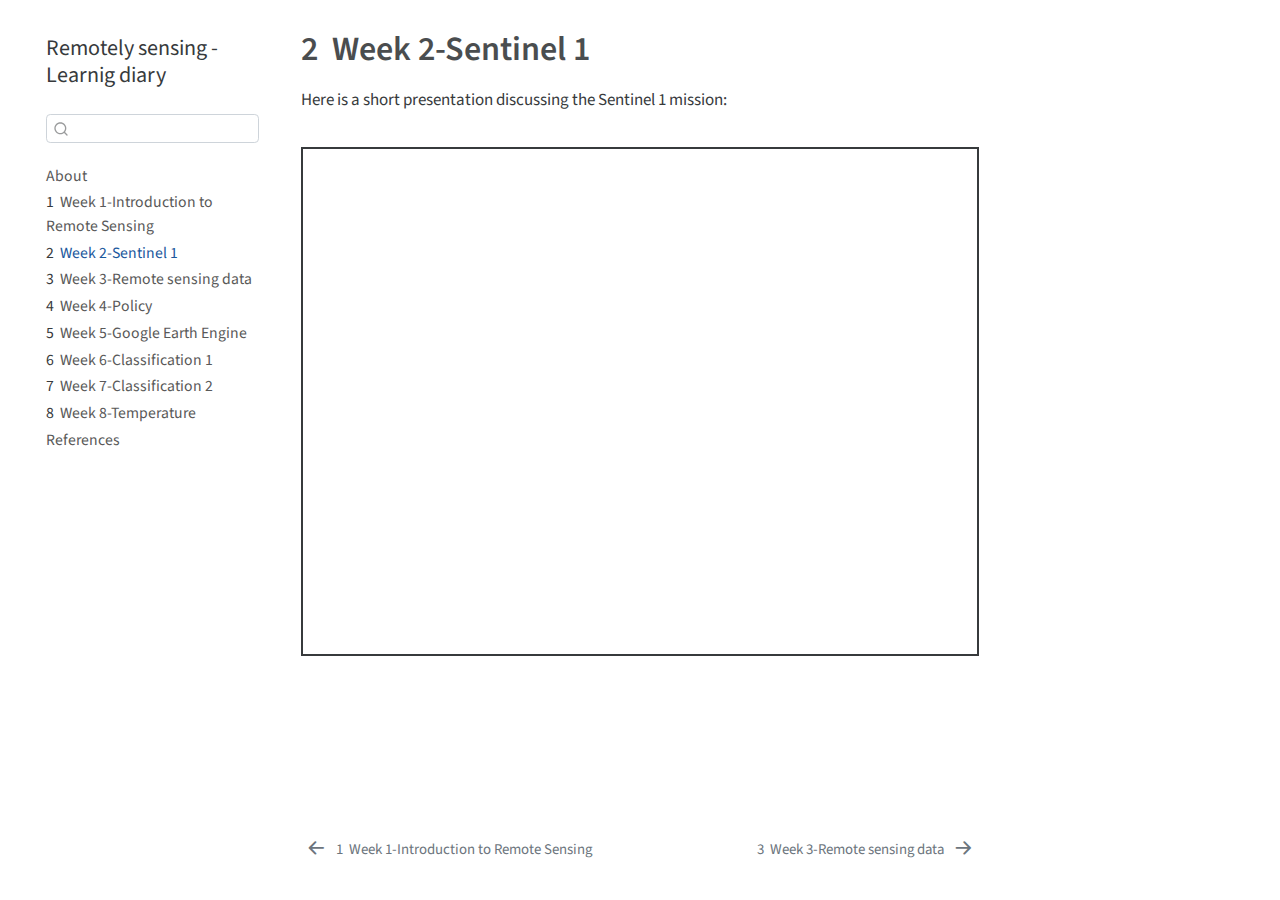
<file: docs/week2.html>
<!DOCTYPE html>
<html xmlns="http://www.w3.org/1999/xhtml" lang="en" xml:lang="en"><head>

<meta charset="utf-8">
<meta name="generator" content="quarto-1.3.450">

<meta name="viewport" content="width=device-width, initial-scale=1.0, user-scalable=yes">


<title>Remotely sensing - Learnig diary - 2&nbsp; Week 2-Sentinel 1</title>
<style>
code{white-space: pre-wrap;}
span.smallcaps{font-variant: small-caps;}
div.columns{display: flex; gap: min(4vw, 1.5em);}
div.column{flex: auto; overflow-x: auto;}
div.hanging-indent{margin-left: 1.5em; text-indent: -1.5em;}
ul.task-list{list-style: none;}
ul.task-list li input[type="checkbox"] {
  width: 0.8em;
  margin: 0 0.8em 0.2em -1em; /* quarto-specific, see https://github.com/quarto-dev/quarto-cli/issues/4556 */ 
  vertical-align: middle;
}
</style>


<script src="site_libs/quarto-nav/quarto-nav.js"></script>
<script src="site_libs/quarto-nav/headroom.min.js"></script>
<script src="site_libs/clipboard/clipboard.min.js"></script>
<script src="site_libs/quarto-search/autocomplete.umd.js"></script>
<script src="site_libs/quarto-search/fuse.min.js"></script>
<script src="site_libs/quarto-search/quarto-search.js"></script>
<meta name="quarto:offset" content="./">
<link href="./week3.html" rel="next">
<link href="./week1.html" rel="prev">
<script src="site_libs/quarto-html/quarto.js"></script>
<script src="site_libs/quarto-html/popper.min.js"></script>
<script src="site_libs/quarto-html/tippy.umd.min.js"></script>
<script src="site_libs/quarto-html/anchor.min.js"></script>
<link href="site_libs/quarto-html/tippy.css" rel="stylesheet">
<link href="site_libs/quarto-html/quarto-syntax-highlighting.css" rel="stylesheet" id="quarto-text-highlighting-styles">
<script src="site_libs/bootstrap/bootstrap.min.js"></script>
<link href="site_libs/bootstrap/bootstrap-icons.css" rel="stylesheet">
<link href="site_libs/bootstrap/bootstrap.min.css" rel="stylesheet" id="quarto-bootstrap" data-mode="light">
<script id="quarto-search-options" type="application/json">{
  "location": "sidebar",
  "copy-button": false,
  "collapse-after": 3,
  "panel-placement": "start",
  "type": "textbox",
  "limit": 20,
  "language": {
    "search-no-results-text": "No results",
    "search-matching-documents-text": "matching documents",
    "search-copy-link-title": "Copy link to search",
    "search-hide-matches-text": "Hide additional matches",
    "search-more-match-text": "more match in this document",
    "search-more-matches-text": "more matches in this document",
    "search-clear-button-title": "Clear",
    "search-detached-cancel-button-title": "Cancel",
    "search-submit-button-title": "Submit",
    "search-label": "Search"
  }
}</script>
<script src="site_libs/fitvids-2.1.1/fitvids.min.js"></script>


</head>

<body class="nav-sidebar floating">

<div id="quarto-search-results"></div>
  <header id="quarto-header" class="headroom fixed-top">
  <nav class="quarto-secondary-nav">
    <div class="container-fluid d-flex">
      <button type="button" class="quarto-btn-toggle btn" data-bs-toggle="collapse" data-bs-target="#quarto-sidebar,#quarto-sidebar-glass" aria-controls="quarto-sidebar" aria-expanded="false" aria-label="Toggle sidebar navigation" onclick="if (window.quartoToggleHeadroom) { window.quartoToggleHeadroom(); }">
        <i class="bi bi-layout-text-sidebar-reverse"></i>
      </button>
      <nav class="quarto-page-breadcrumbs" aria-label="breadcrumb"><ol class="breadcrumb"><li class="breadcrumb-item"><a href="./week2.html"><span class="chapter-number">2</span>&nbsp; <span class="chapter-title">Week 2-Sentinel 1</span></a></li></ol></nav>
      <a class="flex-grow-1" role="button" data-bs-toggle="collapse" data-bs-target="#quarto-sidebar,#quarto-sidebar-glass" aria-controls="quarto-sidebar" aria-expanded="false" aria-label="Toggle sidebar navigation" onclick="if (window.quartoToggleHeadroom) { window.quartoToggleHeadroom(); }">      
      </a>
      <button type="button" class="btn quarto-search-button" aria-label="" onclick="window.quartoOpenSearch();">
        <i class="bi bi-search"></i>
      </button>
    </div>
  </nav>
</header>
<!-- content -->
<div id="quarto-content" class="quarto-container page-columns page-rows-contents page-layout-article">
<!-- sidebar -->
  <nav id="quarto-sidebar" class="sidebar collapse collapse-horizontal sidebar-navigation floating overflow-auto">
    <div class="pt-lg-2 mt-2 text-left sidebar-header">
    <div class="sidebar-title mb-0 py-0">
      <a href="./">Remotely sensing - Learnig diary</a> 
    </div>
      </div>
        <div class="mt-2 flex-shrink-0 align-items-center">
        <div class="sidebar-search">
        <div id="quarto-search" class="" title="Search"></div>
        </div>
        </div>
    <div class="sidebar-menu-container"> 
    <ul class="list-unstyled mt-1">
        <li class="sidebar-item">
  <div class="sidebar-item-container"> 
  <a href="./index.html" class="sidebar-item-text sidebar-link">
 <span class="menu-text">About</span></a>
  </div>
</li>
        <li class="sidebar-item">
  <div class="sidebar-item-container"> 
  <a href="./week1.html" class="sidebar-item-text sidebar-link">
 <span class="menu-text"><span class="chapter-number">1</span>&nbsp; <span class="chapter-title">Week 1-Introduction to Remote Sensing</span></span></a>
  </div>
</li>
        <li class="sidebar-item">
  <div class="sidebar-item-container"> 
  <a href="./week2.html" class="sidebar-item-text sidebar-link active">
 <span class="menu-text"><span class="chapter-number">2</span>&nbsp; <span class="chapter-title">Week 2-Sentinel 1</span></span></a>
  </div>
</li>
        <li class="sidebar-item">
  <div class="sidebar-item-container"> 
  <a href="./week3.html" class="sidebar-item-text sidebar-link">
 <span class="menu-text"><span class="chapter-number">3</span>&nbsp; <span class="chapter-title">Week 3-Remote sensing data</span></span></a>
  </div>
</li>
        <li class="sidebar-item">
  <div class="sidebar-item-container"> 
  <a href="./week4.html" class="sidebar-item-text sidebar-link">
 <span class="menu-text"><span class="chapter-number">4</span>&nbsp; <span class="chapter-title">Week 4-Policy</span></span></a>
  </div>
</li>
        <li class="sidebar-item">
  <div class="sidebar-item-container"> 
  <a href="./week5.html" class="sidebar-item-text sidebar-link">
 <span class="menu-text"><span class="chapter-number">5</span>&nbsp; <span class="chapter-title">Week 5-Google Earth Engine</span></span></a>
  </div>
</li>
        <li class="sidebar-item">
  <div class="sidebar-item-container"> 
  <a href="./week6.html" class="sidebar-item-text sidebar-link">
 <span class="menu-text"><span class="chapter-number">6</span>&nbsp; <span class="chapter-title">Week 6-Classification 1</span></span></a>
  </div>
</li>
        <li class="sidebar-item">
  <div class="sidebar-item-container"> 
  <a href="./week7.html" class="sidebar-item-text sidebar-link">
 <span class="menu-text"><span class="chapter-number">7</span>&nbsp; <span class="chapter-title">Week 7-Classification 2</span></span></a>
  </div>
</li>
        <li class="sidebar-item">
  <div class="sidebar-item-container"> 
  <a href="./week8.html" class="sidebar-item-text sidebar-link">
 <span class="menu-text"><span class="chapter-number">8</span>&nbsp; <span class="chapter-title">Week 8-Temperature</span></span></a>
  </div>
</li>
        <li class="sidebar-item">
  <div class="sidebar-item-container"> 
  <a href="./references.html" class="sidebar-item-text sidebar-link">
 <span class="menu-text">References</span></a>
  </div>
</li>
    </ul>
    </div>
</nav>
<div id="quarto-sidebar-glass" data-bs-toggle="collapse" data-bs-target="#quarto-sidebar,#quarto-sidebar-glass"></div>
<!-- margin-sidebar -->
    <div id="quarto-margin-sidebar" class="sidebar margin-sidebar">
        
    </div>
<!-- main -->
<main class="content" id="quarto-document-content">

<header id="title-block-header" class="quarto-title-block default">
<div class="quarto-title">
<h1 class="title"><span class="chapter-number">2</span>&nbsp; <span class="chapter-title">Week 2-Sentinel 1</span></h1>
</div>



<div class="quarto-title-meta">

    
  
    
  </div>
  

</header>

<p>Here is a short presentation discussing the Sentinel 1 mission:</p>
<div class="cell">
<div class="cell-output-display">
<div class="shareagain" style="min-width:300px;margin:1em auto;" data-exeternal="1">
<iframe src="https://yukiyangsiyu.github.io/Week2/" width="400" height="300" style="border:2px solid currentColor;" loading="lazy" allowfullscreen=""></iframe>
<script>fitvids('.shareagain', {players: 'iframe'});</script>
</div>
</div>
</div>



</main> <!-- /main -->
<script id="quarto-html-after-body" type="application/javascript">
window.document.addEventListener("DOMContentLoaded", function (event) {
  const toggleBodyColorMode = (bsSheetEl) => {
    const mode = bsSheetEl.getAttribute("data-mode");
    const bodyEl = window.document.querySelector("body");
    if (mode === "dark") {
      bodyEl.classList.add("quarto-dark");
      bodyEl.classList.remove("quarto-light");
    } else {
      bodyEl.classList.add("quarto-light");
      bodyEl.classList.remove("quarto-dark");
    }
  }
  const toggleBodyColorPrimary = () => {
    const bsSheetEl = window.document.querySelector("link#quarto-bootstrap");
    if (bsSheetEl) {
      toggleBodyColorMode(bsSheetEl);
    }
  }
  toggleBodyColorPrimary();  
  const icon = "";
  const anchorJS = new window.AnchorJS();
  anchorJS.options = {
    placement: 'right',
    icon: icon
  };
  anchorJS.add('.anchored');
  const isCodeAnnotation = (el) => {
    for (const clz of el.classList) {
      if (clz.startsWith('code-annotation-')) {                     
        return true;
      }
    }
    return false;
  }
  const clipboard = new window.ClipboardJS('.code-copy-button', {
    text: function(trigger) {
      const codeEl = trigger.previousElementSibling.cloneNode(true);
      for (const childEl of codeEl.children) {
        if (isCodeAnnotation(childEl)) {
          childEl.remove();
        }
      }
      return codeEl.innerText;
    }
  });
  clipboard.on('success', function(e) {
    // button target
    const button = e.trigger;
    // don't keep focus
    button.blur();
    // flash "checked"
    button.classList.add('code-copy-button-checked');
    var currentTitle = button.getAttribute("title");
    button.setAttribute("title", "Copied!");
    let tooltip;
    if (window.bootstrap) {
      button.setAttribute("data-bs-toggle", "tooltip");
      button.setAttribute("data-bs-placement", "left");
      button.setAttribute("data-bs-title", "Copied!");
      tooltip = new bootstrap.Tooltip(button, 
        { trigger: "manual", 
          customClass: "code-copy-button-tooltip",
          offset: [0, -8]});
      tooltip.show();    
    }
    setTimeout(function() {
      if (tooltip) {
        tooltip.hide();
        button.removeAttribute("data-bs-title");
        button.removeAttribute("data-bs-toggle");
        button.removeAttribute("data-bs-placement");
      }
      button.setAttribute("title", currentTitle);
      button.classList.remove('code-copy-button-checked');
    }, 1000);
    // clear code selection
    e.clearSelection();
  });
  function tippyHover(el, contentFn) {
    const config = {
      allowHTML: true,
      content: contentFn,
      maxWidth: 500,
      delay: 100,
      arrow: false,
      appendTo: function(el) {
          return el.parentElement;
      },
      interactive: true,
      interactiveBorder: 10,
      theme: 'quarto',
      placement: 'bottom-start'
    };
    window.tippy(el, config); 
  }
  const noterefs = window.document.querySelectorAll('a[role="doc-noteref"]');
  for (var i=0; i<noterefs.length; i++) {
    const ref = noterefs[i];
    tippyHover(ref, function() {
      // use id or data attribute instead here
      let href = ref.getAttribute('data-footnote-href') || ref.getAttribute('href');
      try { href = new URL(href).hash; } catch {}
      const id = href.replace(/^#\/?/, "");
      const note = window.document.getElementById(id);
      return note.innerHTML;
    });
  }
      let selectedAnnoteEl;
      const selectorForAnnotation = ( cell, annotation) => {
        let cellAttr = 'data-code-cell="' + cell + '"';
        let lineAttr = 'data-code-annotation="' +  annotation + '"';
        const selector = 'span[' + cellAttr + '][' + lineAttr + ']';
        return selector;
      }
      const selectCodeLines = (annoteEl) => {
        const doc = window.document;
        const targetCell = annoteEl.getAttribute("data-target-cell");
        const targetAnnotation = annoteEl.getAttribute("data-target-annotation");
        const annoteSpan = window.document.querySelector(selectorForAnnotation(targetCell, targetAnnotation));
        const lines = annoteSpan.getAttribute("data-code-lines").split(",");
        const lineIds = lines.map((line) => {
          return targetCell + "-" + line;
        })
        let top = null;
        let height = null;
        let parent = null;
        if (lineIds.length > 0) {
            //compute the position of the single el (top and bottom and make a div)
            const el = window.document.getElementById(lineIds[0]);
            top = el.offsetTop;
            height = el.offsetHeight;
            parent = el.parentElement.parentElement;
          if (lineIds.length > 1) {
            const lastEl = window.document.getElementById(lineIds[lineIds.length - 1]);
            const bottom = lastEl.offsetTop + lastEl.offsetHeight;
            height = bottom - top;
          }
          if (top !== null && height !== null && parent !== null) {
            // cook up a div (if necessary) and position it 
            let div = window.document.getElementById("code-annotation-line-highlight");
            if (div === null) {
              div = window.document.createElement("div");
              div.setAttribute("id", "code-annotation-line-highlight");
              div.style.position = 'absolute';
              parent.appendChild(div);
            }
            div.style.top = top - 2 + "px";
            div.style.height = height + 4 + "px";
            let gutterDiv = window.document.getElementById("code-annotation-line-highlight-gutter");
            if (gutterDiv === null) {
              gutterDiv = window.document.createElement("div");
              gutterDiv.setAttribute("id", "code-annotation-line-highlight-gutter");
              gutterDiv.style.position = 'absolute';
              const codeCell = window.document.getElementById(targetCell);
              const gutter = codeCell.querySelector('.code-annotation-gutter');
              gutter.appendChild(gutterDiv);
            }
            gutterDiv.style.top = top - 2 + "px";
            gutterDiv.style.height = height + 4 + "px";
          }
          selectedAnnoteEl = annoteEl;
        }
      };
      const unselectCodeLines = () => {
        const elementsIds = ["code-annotation-line-highlight", "code-annotation-line-highlight-gutter"];
        elementsIds.forEach((elId) => {
          const div = window.document.getElementById(elId);
          if (div) {
            div.remove();
          }
        });
        selectedAnnoteEl = undefined;
      };
      // Attach click handler to the DT
      const annoteDls = window.document.querySelectorAll('dt[data-target-cell]');
      for (const annoteDlNode of annoteDls) {
        annoteDlNode.addEventListener('click', (event) => {
          const clickedEl = event.target;
          if (clickedEl !== selectedAnnoteEl) {
            unselectCodeLines();
            const activeEl = window.document.querySelector('dt[data-target-cell].code-annotation-active');
            if (activeEl) {
              activeEl.classList.remove('code-annotation-active');
            }
            selectCodeLines(clickedEl);
            clickedEl.classList.add('code-annotation-active');
          } else {
            // Unselect the line
            unselectCodeLines();
            clickedEl.classList.remove('code-annotation-active');
          }
        });
      }
  const findCites = (el) => {
    const parentEl = el.parentElement;
    if (parentEl) {
      const cites = parentEl.dataset.cites;
      if (cites) {
        return {
          el,
          cites: cites.split(' ')
        };
      } else {
        return findCites(el.parentElement)
      }
    } else {
      return undefined;
    }
  };
  var bibliorefs = window.document.querySelectorAll('a[role="doc-biblioref"]');
  for (var i=0; i<bibliorefs.length; i++) {
    const ref = bibliorefs[i];
    const citeInfo = findCites(ref);
    if (citeInfo) {
      tippyHover(citeInfo.el, function() {
        var popup = window.document.createElement('div');
        citeInfo.cites.forEach(function(cite) {
          var citeDiv = window.document.createElement('div');
          citeDiv.classList.add('hanging-indent');
          citeDiv.classList.add('csl-entry');
          var biblioDiv = window.document.getElementById('ref-' + cite);
          if (biblioDiv) {
            citeDiv.innerHTML = biblioDiv.innerHTML;
          }
          popup.appendChild(citeDiv);
        });
        return popup.innerHTML;
      });
    }
  }
});
</script>
<nav class="page-navigation">
  <div class="nav-page nav-page-previous">
      <a href="./week1.html" class="pagination-link">
        <i class="bi bi-arrow-left-short"></i> <span class="nav-page-text"><span class="chapter-number">1</span>&nbsp; <span class="chapter-title">Week 1-Introduction to Remote Sensing</span></span>
      </a>          
  </div>
  <div class="nav-page nav-page-next">
      <a href="./week3.html" class="pagination-link">
        <span class="nav-page-text"><span class="chapter-number">3</span>&nbsp; <span class="chapter-title">Week 3-Remote sensing data</span></span> <i class="bi bi-arrow-right-short"></i>
      </a>
  </div>
</nav>
</div> <!-- /content -->



</body></html>
</file>
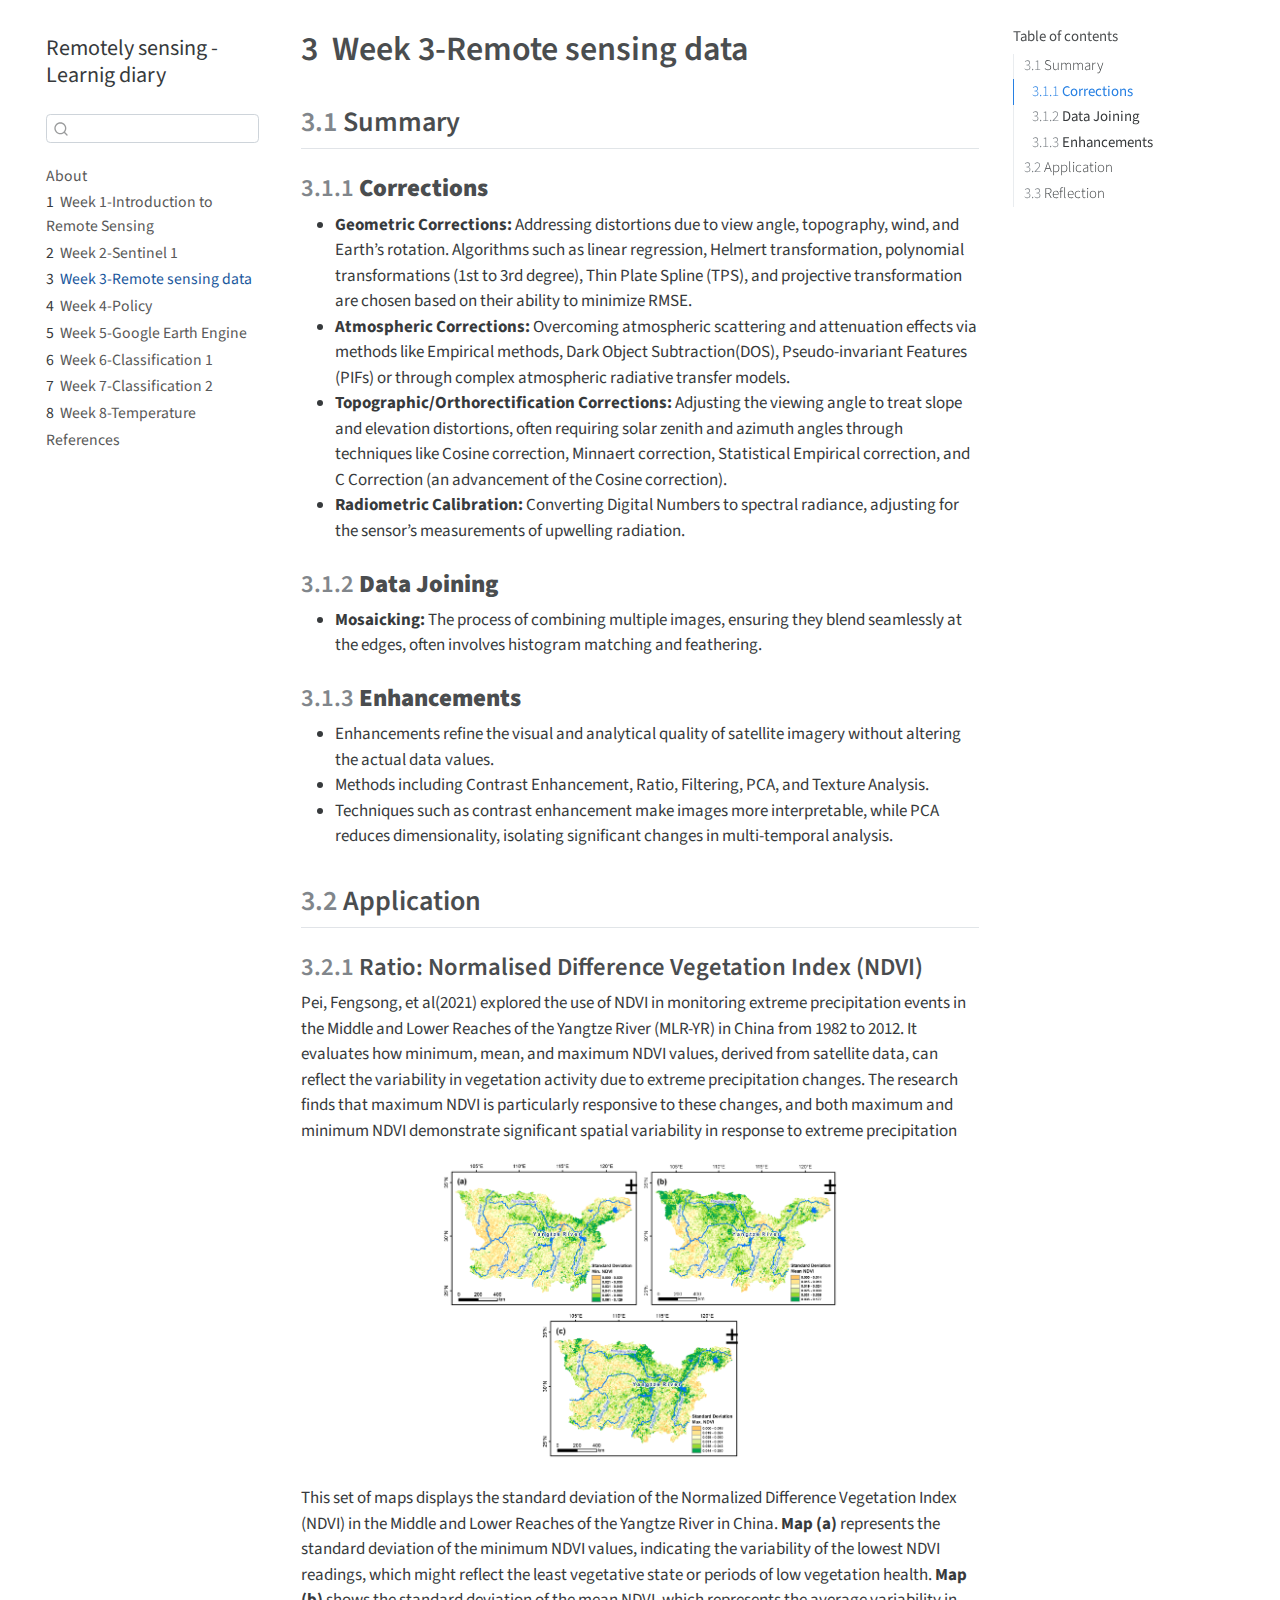
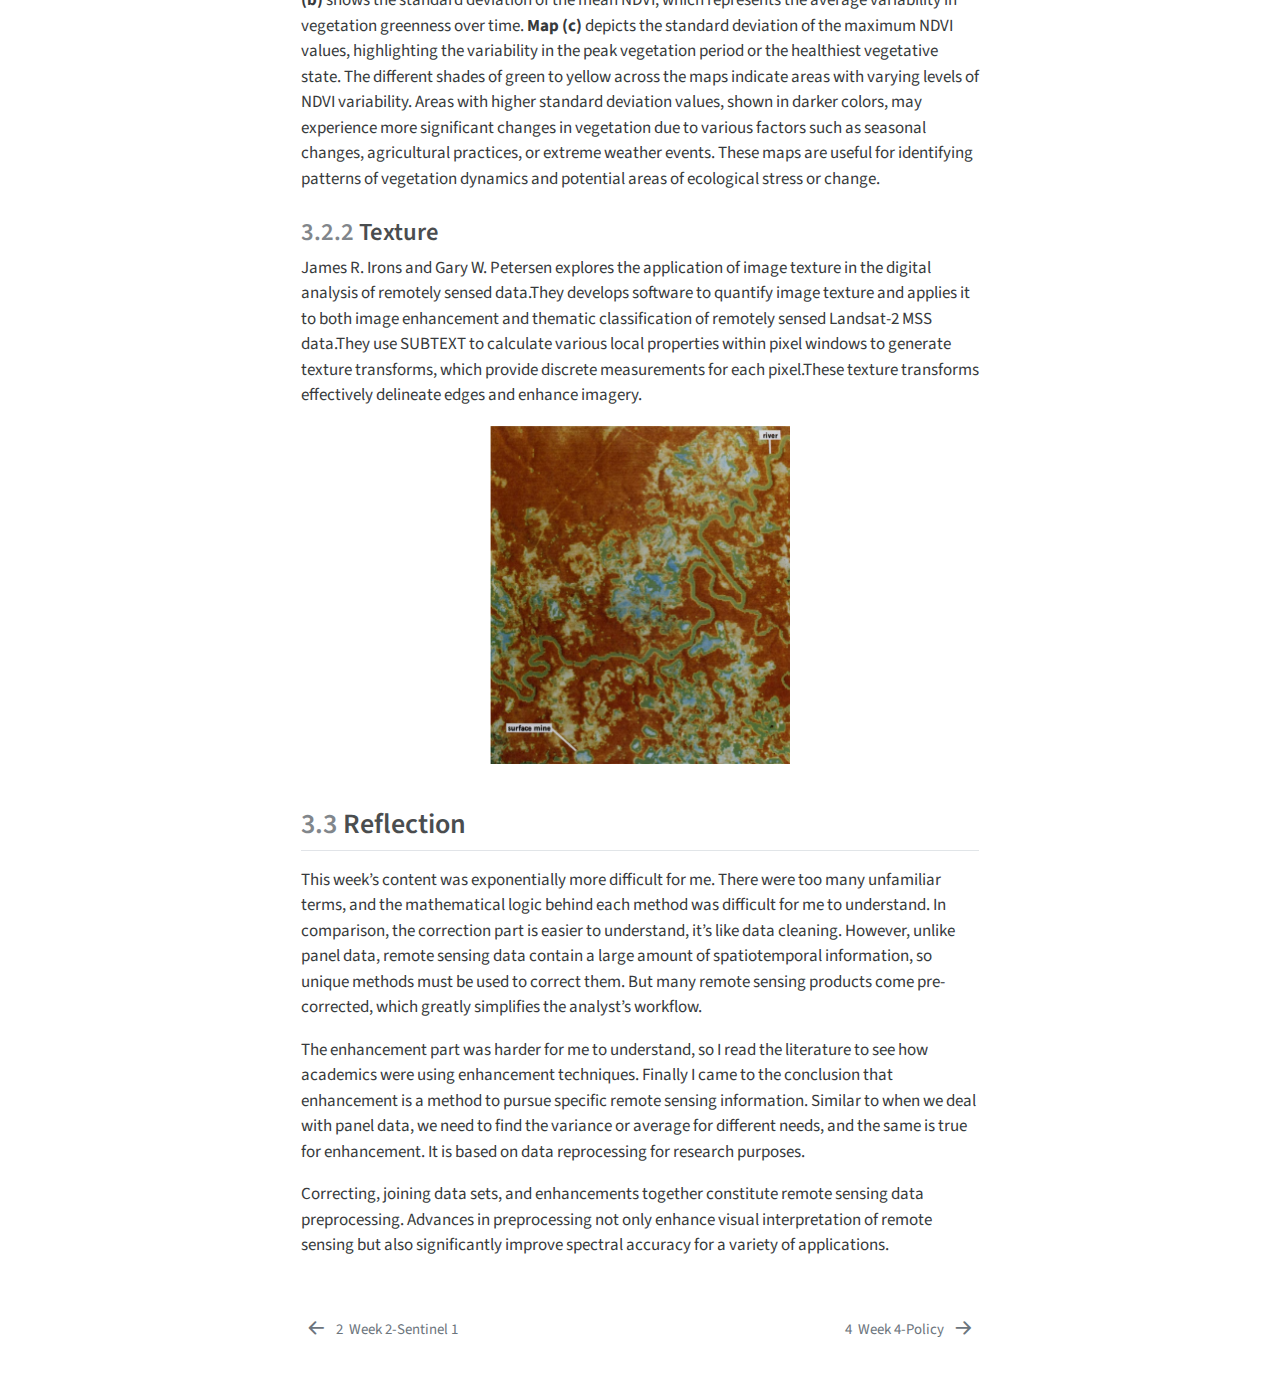
<file: docs/week3.html>
<!DOCTYPE html>
<html xmlns="http://www.w3.org/1999/xhtml" lang="en" xml:lang="en"><head>

<meta charset="utf-8">
<meta name="generator" content="quarto-1.3.450">

<meta name="viewport" content="width=device-width, initial-scale=1.0, user-scalable=yes">


<title>Remotely sensing - Learnig diary - 3&nbsp; Week 3-Remote sensing data</title>
<style>
code{white-space: pre-wrap;}
span.smallcaps{font-variant: small-caps;}
div.columns{display: flex; gap: min(4vw, 1.5em);}
div.column{flex: auto; overflow-x: auto;}
div.hanging-indent{margin-left: 1.5em; text-indent: -1.5em;}
ul.task-list{list-style: none;}
ul.task-list li input[type="checkbox"] {
  width: 0.8em;
  margin: 0 0.8em 0.2em -1em; /* quarto-specific, see https://github.com/quarto-dev/quarto-cli/issues/4556 */ 
  vertical-align: middle;
}
</style>


<script src="site_libs/quarto-nav/quarto-nav.js"></script>
<script src="site_libs/quarto-nav/headroom.min.js"></script>
<script src="site_libs/clipboard/clipboard.min.js"></script>
<script src="site_libs/quarto-search/autocomplete.umd.js"></script>
<script src="site_libs/quarto-search/fuse.min.js"></script>
<script src="site_libs/quarto-search/quarto-search.js"></script>
<meta name="quarto:offset" content="./">
<link href="./week4.html" rel="next">
<link href="./week2.html" rel="prev">
<script src="site_libs/quarto-html/quarto.js"></script>
<script src="site_libs/quarto-html/popper.min.js"></script>
<script src="site_libs/quarto-html/tippy.umd.min.js"></script>
<script src="site_libs/quarto-html/anchor.min.js"></script>
<link href="site_libs/quarto-html/tippy.css" rel="stylesheet">
<link href="site_libs/quarto-html/quarto-syntax-highlighting.css" rel="stylesheet" id="quarto-text-highlighting-styles">
<script src="site_libs/bootstrap/bootstrap.min.js"></script>
<link href="site_libs/bootstrap/bootstrap-icons.css" rel="stylesheet">
<link href="site_libs/bootstrap/bootstrap.min.css" rel="stylesheet" id="quarto-bootstrap" data-mode="light">
<script id="quarto-search-options" type="application/json">{
  "location": "sidebar",
  "copy-button": false,
  "collapse-after": 3,
  "panel-placement": "start",
  "type": "textbox",
  "limit": 20,
  "language": {
    "search-no-results-text": "No results",
    "search-matching-documents-text": "matching documents",
    "search-copy-link-title": "Copy link to search",
    "search-hide-matches-text": "Hide additional matches",
    "search-more-match-text": "more match in this document",
    "search-more-matches-text": "more matches in this document",
    "search-clear-button-title": "Clear",
    "search-detached-cancel-button-title": "Cancel",
    "search-submit-button-title": "Submit",
    "search-label": "Search"
  }
}</script>


</head>

<body class="nav-sidebar floating">

<div id="quarto-search-results"></div>
  <header id="quarto-header" class="headroom fixed-top">
  <nav class="quarto-secondary-nav">
    <div class="container-fluid d-flex">
      <button type="button" class="quarto-btn-toggle btn" data-bs-toggle="collapse" data-bs-target="#quarto-sidebar,#quarto-sidebar-glass" aria-controls="quarto-sidebar" aria-expanded="false" aria-label="Toggle sidebar navigation" onclick="if (window.quartoToggleHeadroom) { window.quartoToggleHeadroom(); }">
        <i class="bi bi-layout-text-sidebar-reverse"></i>
      </button>
      <nav class="quarto-page-breadcrumbs" aria-label="breadcrumb"><ol class="breadcrumb"><li class="breadcrumb-item"><a href="./week3.html"><span class="chapter-number">3</span>&nbsp; <span class="chapter-title">Week 3-Remote sensing data</span></a></li></ol></nav>
      <a class="flex-grow-1" role="button" data-bs-toggle="collapse" data-bs-target="#quarto-sidebar,#quarto-sidebar-glass" aria-controls="quarto-sidebar" aria-expanded="false" aria-label="Toggle sidebar navigation" onclick="if (window.quartoToggleHeadroom) { window.quartoToggleHeadroom(); }">      
      </a>
      <button type="button" class="btn quarto-search-button" aria-label="" onclick="window.quartoOpenSearch();">
        <i class="bi bi-search"></i>
      </button>
    </div>
  </nav>
</header>
<!-- content -->
<div id="quarto-content" class="quarto-container page-columns page-rows-contents page-layout-article">
<!-- sidebar -->
  <nav id="quarto-sidebar" class="sidebar collapse collapse-horizontal sidebar-navigation floating overflow-auto">
    <div class="pt-lg-2 mt-2 text-left sidebar-header">
    <div class="sidebar-title mb-0 py-0">
      <a href="./">Remotely sensing - Learnig diary</a> 
    </div>
      </div>
        <div class="mt-2 flex-shrink-0 align-items-center">
        <div class="sidebar-search">
        <div id="quarto-search" class="" title="Search"></div>
        </div>
        </div>
    <div class="sidebar-menu-container"> 
    <ul class="list-unstyled mt-1">
        <li class="sidebar-item">
  <div class="sidebar-item-container"> 
  <a href="./index.html" class="sidebar-item-text sidebar-link">
 <span class="menu-text">About</span></a>
  </div>
</li>
        <li class="sidebar-item">
  <div class="sidebar-item-container"> 
  <a href="./week1.html" class="sidebar-item-text sidebar-link">
 <span class="menu-text"><span class="chapter-number">1</span>&nbsp; <span class="chapter-title">Week 1-Introduction to Remote Sensing</span></span></a>
  </div>
</li>
        <li class="sidebar-item">
  <div class="sidebar-item-container"> 
  <a href="./week2.html" class="sidebar-item-text sidebar-link">
 <span class="menu-text"><span class="chapter-number">2</span>&nbsp; <span class="chapter-title">Week 2-Sentinel 1</span></span></a>
  </div>
</li>
        <li class="sidebar-item">
  <div class="sidebar-item-container"> 
  <a href="./week3.html" class="sidebar-item-text sidebar-link active">
 <span class="menu-text"><span class="chapter-number">3</span>&nbsp; <span class="chapter-title">Week 3-Remote sensing data</span></span></a>
  </div>
</li>
        <li class="sidebar-item">
  <div class="sidebar-item-container"> 
  <a href="./week4.html" class="sidebar-item-text sidebar-link">
 <span class="menu-text"><span class="chapter-number">4</span>&nbsp; <span class="chapter-title">Week 4-Policy</span></span></a>
  </div>
</li>
        <li class="sidebar-item">
  <div class="sidebar-item-container"> 
  <a href="./week5.html" class="sidebar-item-text sidebar-link">
 <span class="menu-text"><span class="chapter-number">5</span>&nbsp; <span class="chapter-title">Week 5-Google Earth Engine</span></span></a>
  </div>
</li>
        <li class="sidebar-item">
  <div class="sidebar-item-container"> 
  <a href="./week6.html" class="sidebar-item-text sidebar-link">
 <span class="menu-text"><span class="chapter-number">6</span>&nbsp; <span class="chapter-title">Week 6-Classification 1</span></span></a>
  </div>
</li>
        <li class="sidebar-item">
  <div class="sidebar-item-container"> 
  <a href="./week7.html" class="sidebar-item-text sidebar-link">
 <span class="menu-text"><span class="chapter-number">7</span>&nbsp; <span class="chapter-title">Week 7-Classification 2</span></span></a>
  </div>
</li>
        <li class="sidebar-item">
  <div class="sidebar-item-container"> 
  <a href="./week8.html" class="sidebar-item-text sidebar-link">
 <span class="menu-text"><span class="chapter-number">8</span>&nbsp; <span class="chapter-title">Week 8-Temperature</span></span></a>
  </div>
</li>
        <li class="sidebar-item">
  <div class="sidebar-item-container"> 
  <a href="./references.html" class="sidebar-item-text sidebar-link">
 <span class="menu-text">References</span></a>
  </div>
</li>
    </ul>
    </div>
</nav>
<div id="quarto-sidebar-glass" data-bs-toggle="collapse" data-bs-target="#quarto-sidebar,#quarto-sidebar-glass"></div>
<!-- margin-sidebar -->
    <div id="quarto-margin-sidebar" class="sidebar margin-sidebar">
        <nav id="TOC" role="doc-toc" class="toc-active">
    <h2 id="toc-title">Table of contents</h2>
   
  <ul>
  <li><a href="#summary" id="toc-summary" class="nav-link active" data-scroll-target="#summary"><span class="header-section-number">3.1</span> Summary</a>
  <ul class="collapse">
  <li><a href="#corrections" id="toc-corrections" class="nav-link" data-scroll-target="#corrections"><span class="header-section-number">3.1.1</span> <strong>Corrections</strong></a></li>
  <li><a href="#data-joining" id="toc-data-joining" class="nav-link" data-scroll-target="#data-joining"><span class="header-section-number">3.1.2</span> <strong>Data Joining</strong></a></li>
  <li><a href="#enhancements" id="toc-enhancements" class="nav-link" data-scroll-target="#enhancements"><span class="header-section-number">3.1.3</span> <strong>Enhancements</strong></a></li>
  </ul></li>
  <li><a href="#application" id="toc-application" class="nav-link" data-scroll-target="#application"><span class="header-section-number">3.2</span> Application</a>
  <ul class="collapse">
  <li><a href="#ratio-normalised-difference-vegetation-index-ndvi" id="toc-ratio-normalised-difference-vegetation-index-ndvi" class="nav-link" data-scroll-target="#ratio-normalised-difference-vegetation-index-ndvi"><span class="header-section-number">3.2.1</span> Ratio: Normalised Difference Vegetation Index (NDVI)</a></li>
  <li><a href="#texture" id="toc-texture" class="nav-link" data-scroll-target="#texture"><span class="header-section-number">3.2.2</span> Texture</a></li>
  </ul></li>
  <li><a href="#reflection" id="toc-reflection" class="nav-link" data-scroll-target="#reflection"><span class="header-section-number">3.3</span> Reflection</a></li>
  </ul>
</nav>
    </div>
<!-- main -->
<main class="content" id="quarto-document-content">

<header id="title-block-header" class="quarto-title-block default">
<div class="quarto-title">
<h1 class="title"><span class="chapter-number">3</span>&nbsp; <span class="chapter-title">Week 3-Remote sensing data</span></h1>
</div>



<div class="quarto-title-meta">

    
  
    
  </div>
  

</header>

<section id="summary" class="level2" data-number="3.1">
<h2 data-number="3.1" class="anchored" data-anchor-id="summary"><span class="header-section-number">3.1</span> Summary</h2>
<section id="corrections" class="level3" data-number="3.1.1">
<h3 data-number="3.1.1" class="anchored" data-anchor-id="corrections"><span class="header-section-number">3.1.1</span> <strong>Corrections</strong></h3>
<ul>
<li><strong>Geometric Corrections:</strong> Addressing distortions due to view angle, topography, wind, and Earth’s rotation. Algorithms such as linear regression, Helmert transformation, polynomial transformations (1st to 3rd degree), Thin Plate Spline (TPS), and projective transformation are chosen based on their ability to minimize RMSE.</li>
<li><strong>Atmospheric Corrections:</strong> Overcoming atmospheric scattering and attenuation effects via methods like Empirical methods, Dark Object Subtraction(DOS), Pseudo-invariant Features (PIFs) or through complex atmospheric radiative transfer models.</li>
<li><strong>Topographic/Orthorectification Corrections:</strong> Adjusting the viewing angle to treat slope and elevation distortions, often requiring solar zenith and azimuth angles through techniques like Cosine correction, Minnaert correction, Statistical Empirical correction, and C Correction (an advancement of the Cosine correction).</li>
<li><strong>Radiometric Calibration:</strong> Converting Digital Numbers to spectral radiance, adjusting for the sensor’s measurements of upwelling radiation.</li>
</ul>
</section>
<section id="data-joining" class="level3" data-number="3.1.2">
<h3 data-number="3.1.2" class="anchored" data-anchor-id="data-joining"><span class="header-section-number">3.1.2</span> <strong>Data Joining</strong></h3>
<ul>
<li><strong>Mosaicking:</strong> The process of combining multiple images, ensuring they blend seamlessly at the edges, often involves histogram matching and feathering.</li>
</ul>
</section>
<section id="enhancements" class="level3" data-number="3.1.3">
<h3 data-number="3.1.3" class="anchored" data-anchor-id="enhancements"><span class="header-section-number">3.1.3</span> <strong>Enhancements</strong></h3>
<ul>
<li>Enhancements refine the visual and analytical quality of satellite imagery without altering the actual data values.</li>
<li>Methods including Contrast Enhancement, Ratio, Filtering, PCA, and Texture Analysis.</li>
<li>Techniques such as contrast enhancement make images more interpretable, while PCA reduces dimensionality, isolating significant changes in multi-temporal analysis.</li>
</ul>
</section>
</section>
<section id="application" class="level2" data-number="3.2">
<h2 data-number="3.2" class="anchored" data-anchor-id="application"><span class="header-section-number">3.2</span> Application</h2>
<section id="ratio-normalised-difference-vegetation-index-ndvi" class="level3" data-number="3.2.1">
<h3 data-number="3.2.1" class="anchored" data-anchor-id="ratio-normalised-difference-vegetation-index-ndvi"><span class="header-section-number">3.2.1</span> Ratio: Normalised Difference Vegetation Index (NDVI)</h3>
<p>Pei, Fengsong, et al(2021) explored the use of NDVI in monitoring extreme precipitation events in the Middle and Lower Reaches of the Yangtze River (MLR-YR) in China from 1982 to 2012. It evaluates how minimum, mean, and maximum NDVI values, derived from satellite data, can reflect the variability in vegetation activity due to extreme precipitation changes. The research finds that maximum NDVI is particularly responsive to these changes, and both maximum and minimum NDVI demonstrate significant spatial variability in response to extreme precipitation</p>
<div class="quarto-figure quarto-figure-center">
<figure class="figure">
<p><img src="images/3.png" class="img-fluid figure-img" width="400"></p>
</figure>
</div>
<p>This set of maps displays the standard deviation of the Normalized Difference Vegetation Index (NDVI) in the Middle and Lower Reaches of the Yangtze River in China. <strong>Map (a)</strong> represents the standard deviation of the minimum NDVI values, indicating the variability of the lowest NDVI readings, which might reflect the least vegetative state or periods of low vegetation health. <strong>Map (b)</strong> shows the standard deviation of the mean NDVI, which represents the average variability in vegetation greenness over time. <strong>Map (c)</strong> depicts the standard deviation of the maximum NDVI values, highlighting the variability in the peak vegetation period or the healthiest vegetative state. The different shades of green to yellow across the maps indicate areas with varying levels of NDVI variability. Areas with higher standard deviation values, shown in darker colors, may experience more significant changes in vegetation due to various factors such as seasonal changes, agricultural practices, or extreme weather events. These maps are useful for identifying patterns of vegetation dynamics and potential areas of ecological stress or change.</p>
</section>
<section id="texture" class="level3" data-number="3.2.2">
<h3 data-number="3.2.2" class="anchored" data-anchor-id="texture"><span class="header-section-number">3.2.2</span> Texture</h3>
<p>James R. Irons and Gary W. Petersen explores the application of image texture in the digital analysis of remotely sensed data.They develops software to quantify image texture and applies it to both image enhancement and thematic classification of remotely sensed Landsat-2 MSS data.They use SUBTEXT to calculate various local properties within pixel windows to generate texture transforms, which provide discrete measurements for each pixel.These texture transforms effectively delineate edges and enhance imagery.</p>
<div class="quarto-figure quarto-figure-center">
<figure class="figure">
<p><img src="images/4.png" class="img-fluid figure-img" width="300"></p>
</figure>
</div>
</section>
</section>
<section id="reflection" class="level2" data-number="3.3">
<h2 data-number="3.3" class="anchored" data-anchor-id="reflection"><span class="header-section-number">3.3</span> Reflection</h2>
<p>This week’s content was exponentially more difficult for me. There were too many unfamiliar terms, and the mathematical logic behind each method was difficult for me to understand. In comparison, the correction part is easier to understand, it’s like data cleaning. However, unlike panel data, remote sensing data contain a large amount of spatiotemporal information, so unique methods must be used to correct them. But many remote sensing products come pre-corrected, which greatly simplifies the analyst’s workflow.</p>
<p>The enhancement part was harder for me to understand, so I read the literature to see how academics were using enhancement techniques. Finally I came to the conclusion that enhancement is a method to pursue specific remote sensing information. Similar to when we deal with panel data, we need to find the variance or average for different needs, and the same is true for enhancement. It is based on data reprocessing for research purposes.</p>
<p>Correcting, joining data sets, and enhancements together constitute remote sensing data preprocessing. Advances in preprocessing not only enhance visual interpretation of remote sensing but also significantly improve spectral accuracy for a variety of applications.</p>


</section>

</main> <!-- /main -->
<script id="quarto-html-after-body" type="application/javascript">
window.document.addEventListener("DOMContentLoaded", function (event) {
  const toggleBodyColorMode = (bsSheetEl) => {
    const mode = bsSheetEl.getAttribute("data-mode");
    const bodyEl = window.document.querySelector("body");
    if (mode === "dark") {
      bodyEl.classList.add("quarto-dark");
      bodyEl.classList.remove("quarto-light");
    } else {
      bodyEl.classList.add("quarto-light");
      bodyEl.classList.remove("quarto-dark");
    }
  }
  const toggleBodyColorPrimary = () => {
    const bsSheetEl = window.document.querySelector("link#quarto-bootstrap");
    if (bsSheetEl) {
      toggleBodyColorMode(bsSheetEl);
    }
  }
  toggleBodyColorPrimary();  
  const icon = "";
  const anchorJS = new window.AnchorJS();
  anchorJS.options = {
    placement: 'right',
    icon: icon
  };
  anchorJS.add('.anchored');
  const isCodeAnnotation = (el) => {
    for (const clz of el.classList) {
      if (clz.startsWith('code-annotation-')) {                     
        return true;
      }
    }
    return false;
  }
  const clipboard = new window.ClipboardJS('.code-copy-button', {
    text: function(trigger) {
      const codeEl = trigger.previousElementSibling.cloneNode(true);
      for (const childEl of codeEl.children) {
        if (isCodeAnnotation(childEl)) {
          childEl.remove();
        }
      }
      return codeEl.innerText;
    }
  });
  clipboard.on('success', function(e) {
    // button target
    const button = e.trigger;
    // don't keep focus
    button.blur();
    // flash "checked"
    button.classList.add('code-copy-button-checked');
    var currentTitle = button.getAttribute("title");
    button.setAttribute("title", "Copied!");
    let tooltip;
    if (window.bootstrap) {
      button.setAttribute("data-bs-toggle", "tooltip");
      button.setAttribute("data-bs-placement", "left");
      button.setAttribute("data-bs-title", "Copied!");
      tooltip = new bootstrap.Tooltip(button, 
        { trigger: "manual", 
          customClass: "code-copy-button-tooltip",
          offset: [0, -8]});
      tooltip.show();    
    }
    setTimeout(function() {
      if (tooltip) {
        tooltip.hide();
        button.removeAttribute("data-bs-title");
        button.removeAttribute("data-bs-toggle");
        button.removeAttribute("data-bs-placement");
      }
      button.setAttribute("title", currentTitle);
      button.classList.remove('code-copy-button-checked');
    }, 1000);
    // clear code selection
    e.clearSelection();
  });
  function tippyHover(el, contentFn) {
    const config = {
      allowHTML: true,
      content: contentFn,
      maxWidth: 500,
      delay: 100,
      arrow: false,
      appendTo: function(el) {
          return el.parentElement;
      },
      interactive: true,
      interactiveBorder: 10,
      theme: 'quarto',
      placement: 'bottom-start'
    };
    window.tippy(el, config); 
  }
  const noterefs = window.document.querySelectorAll('a[role="doc-noteref"]');
  for (var i=0; i<noterefs.length; i++) {
    const ref = noterefs[i];
    tippyHover(ref, function() {
      // use id or data attribute instead here
      let href = ref.getAttribute('data-footnote-href') || ref.getAttribute('href');
      try { href = new URL(href).hash; } catch {}
      const id = href.replace(/^#\/?/, "");
      const note = window.document.getElementById(id);
      return note.innerHTML;
    });
  }
      let selectedAnnoteEl;
      const selectorForAnnotation = ( cell, annotation) => {
        let cellAttr = 'data-code-cell="' + cell + '"';
        let lineAttr = 'data-code-annotation="' +  annotation + '"';
        const selector = 'span[' + cellAttr + '][' + lineAttr + ']';
        return selector;
      }
      const selectCodeLines = (annoteEl) => {
        const doc = window.document;
        const targetCell = annoteEl.getAttribute("data-target-cell");
        const targetAnnotation = annoteEl.getAttribute("data-target-annotation");
        const annoteSpan = window.document.querySelector(selectorForAnnotation(targetCell, targetAnnotation));
        const lines = annoteSpan.getAttribute("data-code-lines").split(",");
        const lineIds = lines.map((line) => {
          return targetCell + "-" + line;
        })
        let top = null;
        let height = null;
        let parent = null;
        if (lineIds.length > 0) {
            //compute the position of the single el (top and bottom and make a div)
            const el = window.document.getElementById(lineIds[0]);
            top = el.offsetTop;
            height = el.offsetHeight;
            parent = el.parentElement.parentElement;
          if (lineIds.length > 1) {
            const lastEl = window.document.getElementById(lineIds[lineIds.length - 1]);
            const bottom = lastEl.offsetTop + lastEl.offsetHeight;
            height = bottom - top;
          }
          if (top !== null && height !== null && parent !== null) {
            // cook up a div (if necessary) and position it 
            let div = window.document.getElementById("code-annotation-line-highlight");
            if (div === null) {
              div = window.document.createElement("div");
              div.setAttribute("id", "code-annotation-line-highlight");
              div.style.position = 'absolute';
              parent.appendChild(div);
            }
            div.style.top = top - 2 + "px";
            div.style.height = height + 4 + "px";
            let gutterDiv = window.document.getElementById("code-annotation-line-highlight-gutter");
            if (gutterDiv === null) {
              gutterDiv = window.document.createElement("div");
              gutterDiv.setAttribute("id", "code-annotation-line-highlight-gutter");
              gutterDiv.style.position = 'absolute';
              const codeCell = window.document.getElementById(targetCell);
              const gutter = codeCell.querySelector('.code-annotation-gutter');
              gutter.appendChild(gutterDiv);
            }
            gutterDiv.style.top = top - 2 + "px";
            gutterDiv.style.height = height + 4 + "px";
          }
          selectedAnnoteEl = annoteEl;
        }
      };
      const unselectCodeLines = () => {
        const elementsIds = ["code-annotation-line-highlight", "code-annotation-line-highlight-gutter"];
        elementsIds.forEach((elId) => {
          const div = window.document.getElementById(elId);
          if (div) {
            div.remove();
          }
        });
        selectedAnnoteEl = undefined;
      };
      // Attach click handler to the DT
      const annoteDls = window.document.querySelectorAll('dt[data-target-cell]');
      for (const annoteDlNode of annoteDls) {
        annoteDlNode.addEventListener('click', (event) => {
          const clickedEl = event.target;
          if (clickedEl !== selectedAnnoteEl) {
            unselectCodeLines();
            const activeEl = window.document.querySelector('dt[data-target-cell].code-annotation-active');
            if (activeEl) {
              activeEl.classList.remove('code-annotation-active');
            }
            selectCodeLines(clickedEl);
            clickedEl.classList.add('code-annotation-active');
          } else {
            // Unselect the line
            unselectCodeLines();
            clickedEl.classList.remove('code-annotation-active');
          }
        });
      }
  const findCites = (el) => {
    const parentEl = el.parentElement;
    if (parentEl) {
      const cites = parentEl.dataset.cites;
      if (cites) {
        return {
          el,
          cites: cites.split(' ')
        };
      } else {
        return findCites(el.parentElement)
      }
    } else {
      return undefined;
    }
  };
  var bibliorefs = window.document.querySelectorAll('a[role="doc-biblioref"]');
  for (var i=0; i<bibliorefs.length; i++) {
    const ref = bibliorefs[i];
    const citeInfo = findCites(ref);
    if (citeInfo) {
      tippyHover(citeInfo.el, function() {
        var popup = window.document.createElement('div');
        citeInfo.cites.forEach(function(cite) {
          var citeDiv = window.document.createElement('div');
          citeDiv.classList.add('hanging-indent');
          citeDiv.classList.add('csl-entry');
          var biblioDiv = window.document.getElementById('ref-' + cite);
          if (biblioDiv) {
            citeDiv.innerHTML = biblioDiv.innerHTML;
          }
          popup.appendChild(citeDiv);
        });
        return popup.innerHTML;
      });
    }
  }
});
</script>
<nav class="page-navigation">
  <div class="nav-page nav-page-previous">
      <a href="./week2.html" class="pagination-link">
        <i class="bi bi-arrow-left-short"></i> <span class="nav-page-text"><span class="chapter-number">2</span>&nbsp; <span class="chapter-title">Week 2-Sentinel 1</span></span>
      </a>          
  </div>
  <div class="nav-page nav-page-next">
      <a href="./week4.html" class="pagination-link">
        <span class="nav-page-text"><span class="chapter-number">4</span>&nbsp; <span class="chapter-title">Week 4-Policy</span></span> <i class="bi bi-arrow-right-short"></i>
      </a>
  </div>
</nav>
</div> <!-- /content -->



</body></html>
</file>
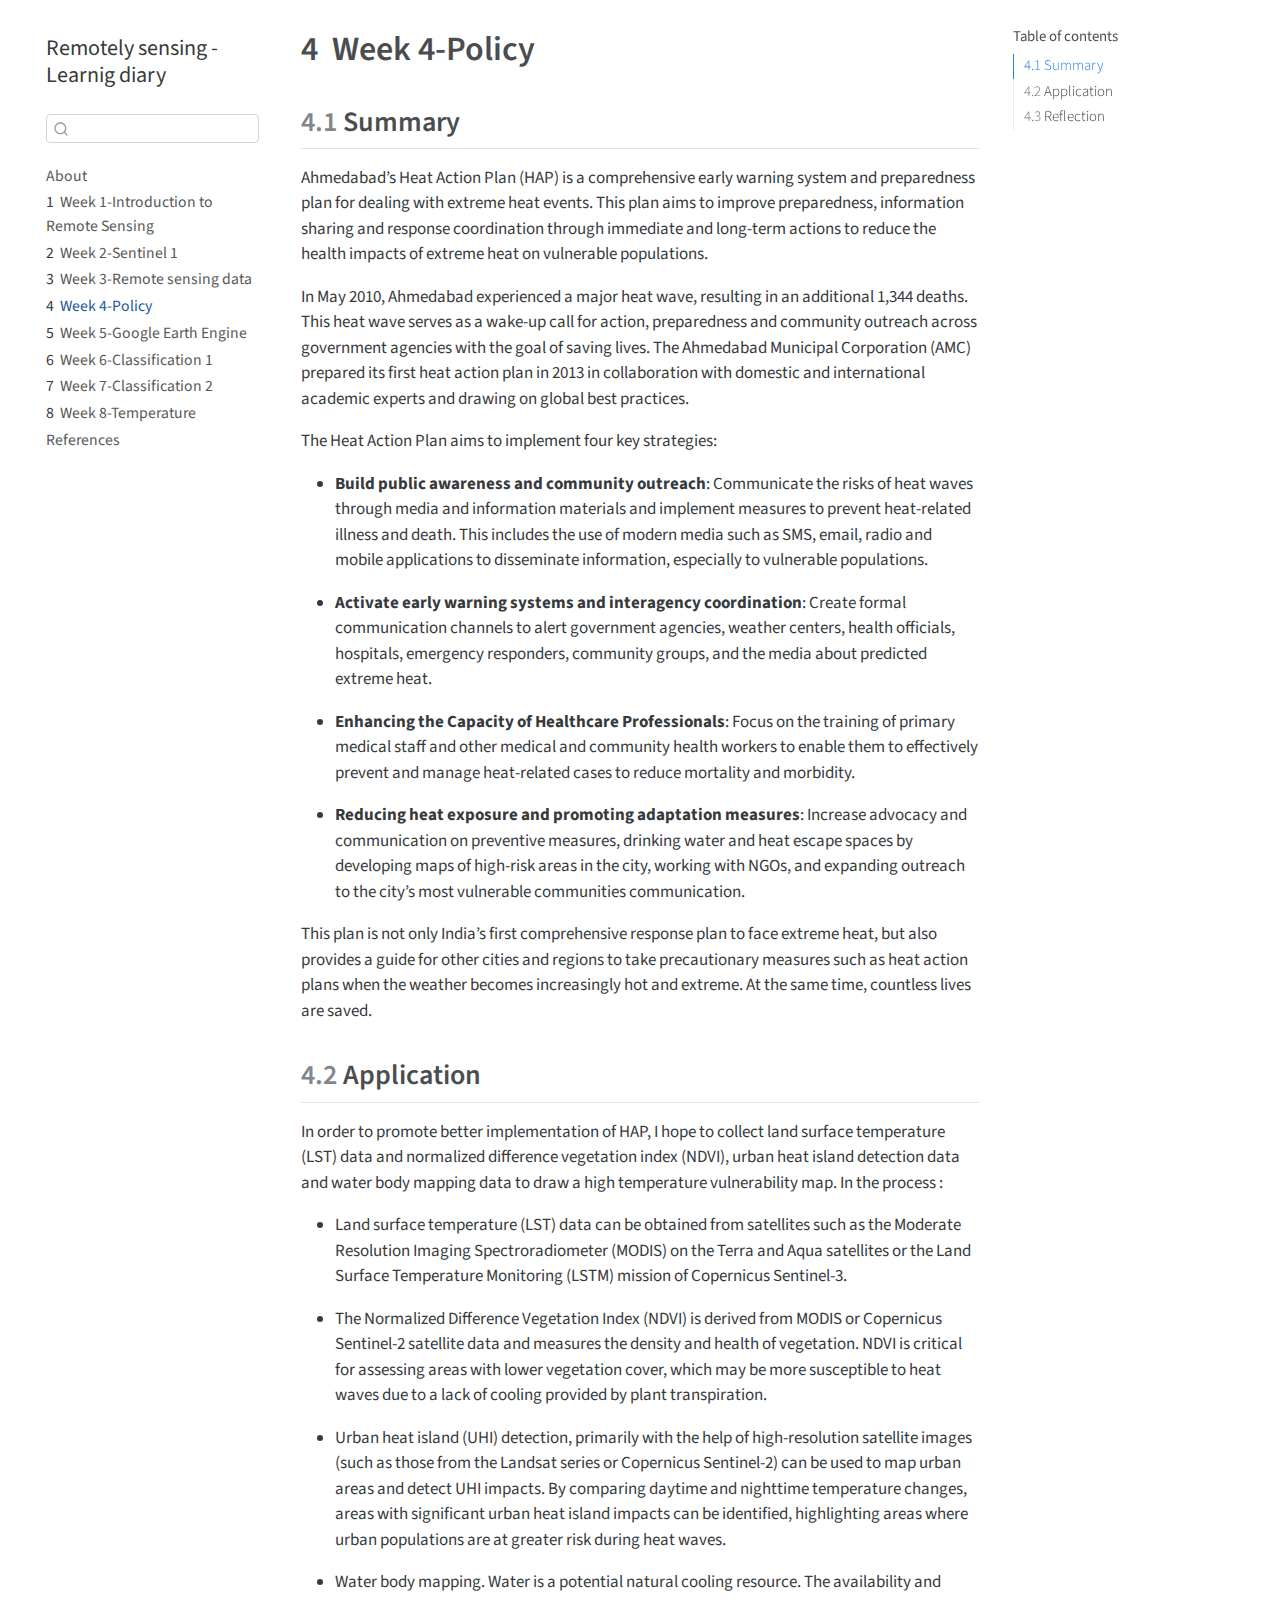
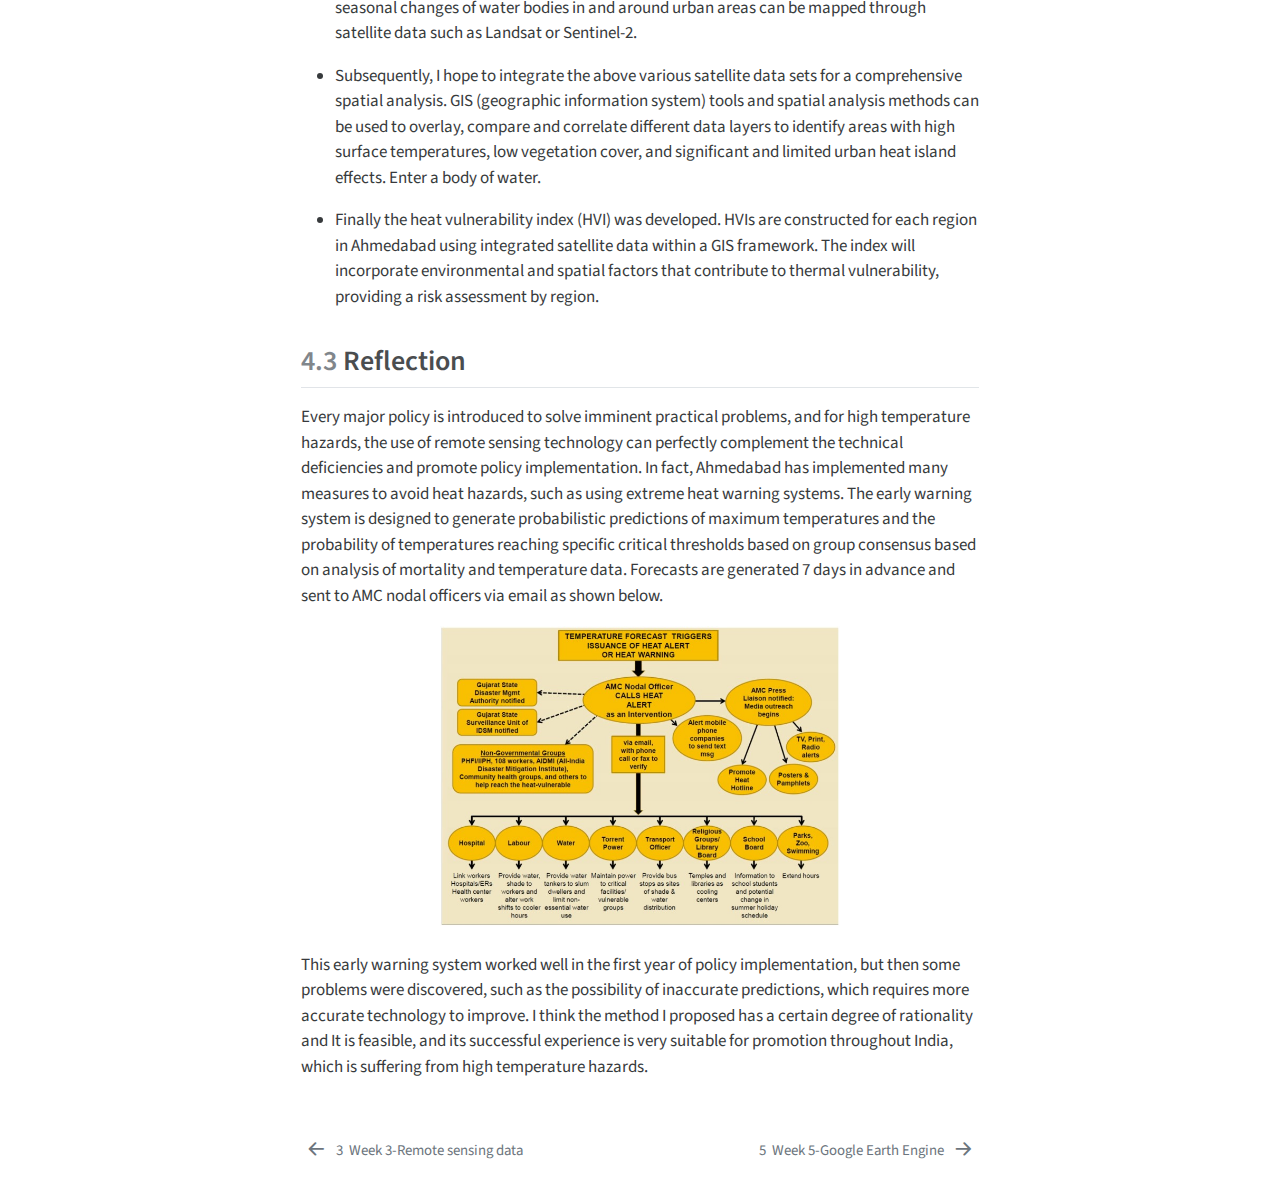
<file: docs/week4.html>
<!DOCTYPE html>
<html xmlns="http://www.w3.org/1999/xhtml" lang="en" xml:lang="en"><head>

<meta charset="utf-8">
<meta name="generator" content="quarto-1.3.450">

<meta name="viewport" content="width=device-width, initial-scale=1.0, user-scalable=yes">


<title>Remotely sensing - Learnig diary - 4&nbsp; Week 4-Policy</title>
<style>
code{white-space: pre-wrap;}
span.smallcaps{font-variant: small-caps;}
div.columns{display: flex; gap: min(4vw, 1.5em);}
div.column{flex: auto; overflow-x: auto;}
div.hanging-indent{margin-left: 1.5em; text-indent: -1.5em;}
ul.task-list{list-style: none;}
ul.task-list li input[type="checkbox"] {
  width: 0.8em;
  margin: 0 0.8em 0.2em -1em; /* quarto-specific, see https://github.com/quarto-dev/quarto-cli/issues/4556 */ 
  vertical-align: middle;
}
</style>


<script src="site_libs/quarto-nav/quarto-nav.js"></script>
<script src="site_libs/quarto-nav/headroom.min.js"></script>
<script src="site_libs/clipboard/clipboard.min.js"></script>
<script src="site_libs/quarto-search/autocomplete.umd.js"></script>
<script src="site_libs/quarto-search/fuse.min.js"></script>
<script src="site_libs/quarto-search/quarto-search.js"></script>
<meta name="quarto:offset" content="./">
<link href="./week5.html" rel="next">
<link href="./week3.html" rel="prev">
<script src="site_libs/quarto-html/quarto.js"></script>
<script src="site_libs/quarto-html/popper.min.js"></script>
<script src="site_libs/quarto-html/tippy.umd.min.js"></script>
<script src="site_libs/quarto-html/anchor.min.js"></script>
<link href="site_libs/quarto-html/tippy.css" rel="stylesheet">
<link href="site_libs/quarto-html/quarto-syntax-highlighting.css" rel="stylesheet" id="quarto-text-highlighting-styles">
<script src="site_libs/bootstrap/bootstrap.min.js"></script>
<link href="site_libs/bootstrap/bootstrap-icons.css" rel="stylesheet">
<link href="site_libs/bootstrap/bootstrap.min.css" rel="stylesheet" id="quarto-bootstrap" data-mode="light">
<script id="quarto-search-options" type="application/json">{
  "location": "sidebar",
  "copy-button": false,
  "collapse-after": 3,
  "panel-placement": "start",
  "type": "textbox",
  "limit": 20,
  "language": {
    "search-no-results-text": "No results",
    "search-matching-documents-text": "matching documents",
    "search-copy-link-title": "Copy link to search",
    "search-hide-matches-text": "Hide additional matches",
    "search-more-match-text": "more match in this document",
    "search-more-matches-text": "more matches in this document",
    "search-clear-button-title": "Clear",
    "search-detached-cancel-button-title": "Cancel",
    "search-submit-button-title": "Submit",
    "search-label": "Search"
  }
}</script>


</head>

<body class="nav-sidebar floating">

<div id="quarto-search-results"></div>
  <header id="quarto-header" class="headroom fixed-top">
  <nav class="quarto-secondary-nav">
    <div class="container-fluid d-flex">
      <button type="button" class="quarto-btn-toggle btn" data-bs-toggle="collapse" data-bs-target="#quarto-sidebar,#quarto-sidebar-glass" aria-controls="quarto-sidebar" aria-expanded="false" aria-label="Toggle sidebar navigation" onclick="if (window.quartoToggleHeadroom) { window.quartoToggleHeadroom(); }">
        <i class="bi bi-layout-text-sidebar-reverse"></i>
      </button>
      <nav class="quarto-page-breadcrumbs" aria-label="breadcrumb"><ol class="breadcrumb"><li class="breadcrumb-item"><a href="./week4.html"><span class="chapter-number">4</span>&nbsp; <span class="chapter-title">Week 4-Policy</span></a></li></ol></nav>
      <a class="flex-grow-1" role="button" data-bs-toggle="collapse" data-bs-target="#quarto-sidebar,#quarto-sidebar-glass" aria-controls="quarto-sidebar" aria-expanded="false" aria-label="Toggle sidebar navigation" onclick="if (window.quartoToggleHeadroom) { window.quartoToggleHeadroom(); }">      
      </a>
      <button type="button" class="btn quarto-search-button" aria-label="" onclick="window.quartoOpenSearch();">
        <i class="bi bi-search"></i>
      </button>
    </div>
  </nav>
</header>
<!-- content -->
<div id="quarto-content" class="quarto-container page-columns page-rows-contents page-layout-article">
<!-- sidebar -->
  <nav id="quarto-sidebar" class="sidebar collapse collapse-horizontal sidebar-navigation floating overflow-auto">
    <div class="pt-lg-2 mt-2 text-left sidebar-header">
    <div class="sidebar-title mb-0 py-0">
      <a href="./">Remotely sensing - Learnig diary</a> 
    </div>
      </div>
        <div class="mt-2 flex-shrink-0 align-items-center">
        <div class="sidebar-search">
        <div id="quarto-search" class="" title="Search"></div>
        </div>
        </div>
    <div class="sidebar-menu-container"> 
    <ul class="list-unstyled mt-1">
        <li class="sidebar-item">
  <div class="sidebar-item-container"> 
  <a href="./index.html" class="sidebar-item-text sidebar-link">
 <span class="menu-text">About</span></a>
  </div>
</li>
        <li class="sidebar-item">
  <div class="sidebar-item-container"> 
  <a href="./week1.html" class="sidebar-item-text sidebar-link">
 <span class="menu-text"><span class="chapter-number">1</span>&nbsp; <span class="chapter-title">Week 1-Introduction to Remote Sensing</span></span></a>
  </div>
</li>
        <li class="sidebar-item">
  <div class="sidebar-item-container"> 
  <a href="./week2.html" class="sidebar-item-text sidebar-link">
 <span class="menu-text"><span class="chapter-number">2</span>&nbsp; <span class="chapter-title">Week 2-Sentinel 1</span></span></a>
  </div>
</li>
        <li class="sidebar-item">
  <div class="sidebar-item-container"> 
  <a href="./week3.html" class="sidebar-item-text sidebar-link">
 <span class="menu-text"><span class="chapter-number">3</span>&nbsp; <span class="chapter-title">Week 3-Remote sensing data</span></span></a>
  </div>
</li>
        <li class="sidebar-item">
  <div class="sidebar-item-container"> 
  <a href="./week4.html" class="sidebar-item-text sidebar-link active">
 <span class="menu-text"><span class="chapter-number">4</span>&nbsp; <span class="chapter-title">Week 4-Policy</span></span></a>
  </div>
</li>
        <li class="sidebar-item">
  <div class="sidebar-item-container"> 
  <a href="./week5.html" class="sidebar-item-text sidebar-link">
 <span class="menu-text"><span class="chapter-number">5</span>&nbsp; <span class="chapter-title">Week 5-Google Earth Engine</span></span></a>
  </div>
</li>
        <li class="sidebar-item">
  <div class="sidebar-item-container"> 
  <a href="./week6.html" class="sidebar-item-text sidebar-link">
 <span class="menu-text"><span class="chapter-number">6</span>&nbsp; <span class="chapter-title">Week 6-Classification 1</span></span></a>
  </div>
</li>
        <li class="sidebar-item">
  <div class="sidebar-item-container"> 
  <a href="./week7.html" class="sidebar-item-text sidebar-link">
 <span class="menu-text"><span class="chapter-number">7</span>&nbsp; <span class="chapter-title">Week 7-Classification 2</span></span></a>
  </div>
</li>
        <li class="sidebar-item">
  <div class="sidebar-item-container"> 
  <a href="./week8.html" class="sidebar-item-text sidebar-link">
 <span class="menu-text"><span class="chapter-number">8</span>&nbsp; <span class="chapter-title">Week 8-Temperature</span></span></a>
  </div>
</li>
        <li class="sidebar-item">
  <div class="sidebar-item-container"> 
  <a href="./references.html" class="sidebar-item-text sidebar-link">
 <span class="menu-text">References</span></a>
  </div>
</li>
    </ul>
    </div>
</nav>
<div id="quarto-sidebar-glass" data-bs-toggle="collapse" data-bs-target="#quarto-sidebar,#quarto-sidebar-glass"></div>
<!-- margin-sidebar -->
    <div id="quarto-margin-sidebar" class="sidebar margin-sidebar">
        <nav id="TOC" role="doc-toc" class="toc-active">
    <h2 id="toc-title">Table of contents</h2>
   
  <ul>
  <li><a href="#summary" id="toc-summary" class="nav-link active" data-scroll-target="#summary"><span class="header-section-number">4.1</span> Summary</a></li>
  <li><a href="#application" id="toc-application" class="nav-link" data-scroll-target="#application"><span class="header-section-number">4.2</span> Application</a></li>
  <li><a href="#reflection" id="toc-reflection" class="nav-link" data-scroll-target="#reflection"><span class="header-section-number">4.3</span> Reflection</a></li>
  </ul>
</nav>
    </div>
<!-- main -->
<main class="content" id="quarto-document-content">

<header id="title-block-header" class="quarto-title-block default">
<div class="quarto-title">
<h1 class="title"><span class="chapter-number">4</span>&nbsp; <span class="chapter-title">Week 4-Policy</span></h1>
</div>



<div class="quarto-title-meta">

    
  
    
  </div>
  

</header>

<section id="summary" class="level2" data-number="4.1">
<h2 data-number="4.1" class="anchored" data-anchor-id="summary"><span class="header-section-number">4.1</span> Summary</h2>
<p>Ahmedabad’s Heat Action Plan (HAP) is a comprehensive early warning system and preparedness plan for dealing with extreme heat events. This plan aims to improve preparedness, information sharing and response coordination through immediate and long-term actions to reduce the health impacts of extreme heat on vulnerable populations.</p>
<p>In May 2010, Ahmedabad experienced a major heat wave, resulting in an additional 1,344 deaths. This heat wave serves as a wake-up call for action, preparedness and community outreach across government agencies with the goal of saving lives. The Ahmedabad Municipal Corporation (AMC) prepared its first heat action plan in 2013 in collaboration with domestic and international academic experts and drawing on global best practices.</p>
<p>The Heat Action Plan aims to implement four key strategies:</p>
<ul>
<li><p><strong>Build public awareness and community outreach</strong>: Communicate the risks of heat waves through media and information materials and implement measures to prevent heat-related illness and death. This includes the use of modern media such as SMS, email, radio and mobile applications to disseminate information, especially to vulnerable populations.</p></li>
<li><p><strong>Activate early warning systems and interagency coordination</strong>: Create formal communication channels to alert government agencies, weather centers, health officials, hospitals, emergency responders, community groups, and the media about predicted extreme heat.</p></li>
<li><p><strong>Enhancing the Capacity of Healthcare Professionals</strong>: Focus on the training of primary medical staff and other medical and community health workers to enable them to effectively prevent and manage heat-related cases to reduce mortality and morbidity.</p></li>
<li><p><strong>Reducing heat exposure and promoting adaptation measures</strong>: Increase advocacy and communication on preventive measures, drinking water and heat escape spaces by developing maps of high-risk areas in the city, working with NGOs, and expanding outreach to the city’s most vulnerable communities communication.</p></li>
</ul>
<p>This plan is not only India’s first comprehensive response plan to face extreme heat, but also provides a guide for other cities and regions to take precautionary measures such as heat action plans when the weather becomes increasingly hot and extreme. At the same time, countless lives are saved.</p>
</section>
<section id="application" class="level2" data-number="4.2">
<h2 data-number="4.2" class="anchored" data-anchor-id="application"><span class="header-section-number">4.2</span> Application</h2>
<p>In order to promote better implementation of HAP, I hope to collect land surface temperature (LST) data and normalized difference vegetation index (NDVI), urban heat island detection data and water body mapping data to draw a high temperature vulnerability map. In the process :</p>
<ul>
<li><p>Land surface temperature (LST) data can be obtained from satellites such as the Moderate Resolution Imaging Spectroradiometer (MODIS) on the Terra and Aqua satellites or the Land Surface Temperature Monitoring (LSTM) mission of Copernicus Sentinel-3.</p></li>
<li><p>The Normalized Difference Vegetation Index (NDVI) is derived from MODIS or Copernicus Sentinel-2 satellite data and measures the density and health of vegetation. NDVI is critical for assessing areas with lower vegetation cover, which may be more susceptible to heat waves due to a lack of cooling provided by plant transpiration.</p></li>
<li><p>Urban heat island (UHI) detection, primarily with the help of high-resolution satellite images (such as those from the Landsat series or Copernicus Sentinel-2) can be used to map urban areas and detect UHI impacts. By comparing daytime and nighttime temperature changes, areas with significant urban heat island impacts can be identified, highlighting areas where urban populations are at greater risk during heat waves.</p></li>
<li><p>Water body mapping. Water is a potential natural cooling resource. The availability and seasonal changes of water bodies in and around urban areas can be mapped through satellite data such as Landsat or Sentinel-2.</p></li>
<li><p>Subsequently, I hope to integrate the above various satellite data sets for a comprehensive spatial analysis. GIS (geographic information system) tools and spatial analysis methods can be used to overlay, compare and correlate different data layers to identify areas with high surface temperatures, low vegetation cover, and significant and limited urban heat island effects. Enter a body of water.</p></li>
<li><p>Finally the heat vulnerability index (HVI) was developed. HVIs are constructed for each region in Ahmedabad using integrated satellite data within a GIS framework. The index will incorporate environmental and spatial factors that contribute to thermal vulnerability, providing a risk assessment by region.</p></li>
</ul>
</section>
<section id="reflection" class="level2" data-number="4.3">
<h2 data-number="4.3" class="anchored" data-anchor-id="reflection"><span class="header-section-number">4.3</span> Reflection</h2>
<p>Every major policy is introduced to solve imminent practical problems, and for high temperature hazards, the use of remote sensing technology can perfectly complement the technical deficiencies and promote policy implementation. In fact, Ahmedabad has implemented many measures to avoid heat hazards, such as using extreme heat warning systems. The early warning system is designed to generate probabilistic predictions of maximum temperatures and the probability of temperatures reaching specific critical thresholds based on group consensus based on analysis of mortality and temperature data. Forecasts are generated 7 days in advance and sent to AMC nodal officers via email as shown below.</p>
<div class="quarto-figure quarto-figure-center">
<figure class="figure">
<p><img src="images/3.jpg" class="img-fluid figure-img" width="400"></p>
</figure>
</div>
<p>This early warning system worked well in the first year of policy implementation, but then some problems were discovered, such as the possibility of inaccurate predictions, which requires more accurate technology to improve. I think the method I proposed has a certain degree of rationality and It is feasible, and its successful experience is very suitable for promotion throughout India, which is suffering from high temperature hazards.</p>


</section>

</main> <!-- /main -->
<script id="quarto-html-after-body" type="application/javascript">
window.document.addEventListener("DOMContentLoaded", function (event) {
  const toggleBodyColorMode = (bsSheetEl) => {
    const mode = bsSheetEl.getAttribute("data-mode");
    const bodyEl = window.document.querySelector("body");
    if (mode === "dark") {
      bodyEl.classList.add("quarto-dark");
      bodyEl.classList.remove("quarto-light");
    } else {
      bodyEl.classList.add("quarto-light");
      bodyEl.classList.remove("quarto-dark");
    }
  }
  const toggleBodyColorPrimary = () => {
    const bsSheetEl = window.document.querySelector("link#quarto-bootstrap");
    if (bsSheetEl) {
      toggleBodyColorMode(bsSheetEl);
    }
  }
  toggleBodyColorPrimary();  
  const icon = "";
  const anchorJS = new window.AnchorJS();
  anchorJS.options = {
    placement: 'right',
    icon: icon
  };
  anchorJS.add('.anchored');
  const isCodeAnnotation = (el) => {
    for (const clz of el.classList) {
      if (clz.startsWith('code-annotation-')) {                     
        return true;
      }
    }
    return false;
  }
  const clipboard = new window.ClipboardJS('.code-copy-button', {
    text: function(trigger) {
      const codeEl = trigger.previousElementSibling.cloneNode(true);
      for (const childEl of codeEl.children) {
        if (isCodeAnnotation(childEl)) {
          childEl.remove();
        }
      }
      return codeEl.innerText;
    }
  });
  clipboard.on('success', function(e) {
    // button target
    const button = e.trigger;
    // don't keep focus
    button.blur();
    // flash "checked"
    button.classList.add('code-copy-button-checked');
    var currentTitle = button.getAttribute("title");
    button.setAttribute("title", "Copied!");
    let tooltip;
    if (window.bootstrap) {
      button.setAttribute("data-bs-toggle", "tooltip");
      button.setAttribute("data-bs-placement", "left");
      button.setAttribute("data-bs-title", "Copied!");
      tooltip = new bootstrap.Tooltip(button, 
        { trigger: "manual", 
          customClass: "code-copy-button-tooltip",
          offset: [0, -8]});
      tooltip.show();    
    }
    setTimeout(function() {
      if (tooltip) {
        tooltip.hide();
        button.removeAttribute("data-bs-title");
        button.removeAttribute("data-bs-toggle");
        button.removeAttribute("data-bs-placement");
      }
      button.setAttribute("title", currentTitle);
      button.classList.remove('code-copy-button-checked');
    }, 1000);
    // clear code selection
    e.clearSelection();
  });
  function tippyHover(el, contentFn) {
    const config = {
      allowHTML: true,
      content: contentFn,
      maxWidth: 500,
      delay: 100,
      arrow: false,
      appendTo: function(el) {
          return el.parentElement;
      },
      interactive: true,
      interactiveBorder: 10,
      theme: 'quarto',
      placement: 'bottom-start'
    };
    window.tippy(el, config); 
  }
  const noterefs = window.document.querySelectorAll('a[role="doc-noteref"]');
  for (var i=0; i<noterefs.length; i++) {
    const ref = noterefs[i];
    tippyHover(ref, function() {
      // use id or data attribute instead here
      let href = ref.getAttribute('data-footnote-href') || ref.getAttribute('href');
      try { href = new URL(href).hash; } catch {}
      const id = href.replace(/^#\/?/, "");
      const note = window.document.getElementById(id);
      return note.innerHTML;
    });
  }
      let selectedAnnoteEl;
      const selectorForAnnotation = ( cell, annotation) => {
        let cellAttr = 'data-code-cell="' + cell + '"';
        let lineAttr = 'data-code-annotation="' +  annotation + '"';
        const selector = 'span[' + cellAttr + '][' + lineAttr + ']';
        return selector;
      }
      const selectCodeLines = (annoteEl) => {
        const doc = window.document;
        const targetCell = annoteEl.getAttribute("data-target-cell");
        const targetAnnotation = annoteEl.getAttribute("data-target-annotation");
        const annoteSpan = window.document.querySelector(selectorForAnnotation(targetCell, targetAnnotation));
        const lines = annoteSpan.getAttribute("data-code-lines").split(",");
        const lineIds = lines.map((line) => {
          return targetCell + "-" + line;
        })
        let top = null;
        let height = null;
        let parent = null;
        if (lineIds.length > 0) {
            //compute the position of the single el (top and bottom and make a div)
            const el = window.document.getElementById(lineIds[0]);
            top = el.offsetTop;
            height = el.offsetHeight;
            parent = el.parentElement.parentElement;
          if (lineIds.length > 1) {
            const lastEl = window.document.getElementById(lineIds[lineIds.length - 1]);
            const bottom = lastEl.offsetTop + lastEl.offsetHeight;
            height = bottom - top;
          }
          if (top !== null && height !== null && parent !== null) {
            // cook up a div (if necessary) and position it 
            let div = window.document.getElementById("code-annotation-line-highlight");
            if (div === null) {
              div = window.document.createElement("div");
              div.setAttribute("id", "code-annotation-line-highlight");
              div.style.position = 'absolute';
              parent.appendChild(div);
            }
            div.style.top = top - 2 + "px";
            div.style.height = height + 4 + "px";
            let gutterDiv = window.document.getElementById("code-annotation-line-highlight-gutter");
            if (gutterDiv === null) {
              gutterDiv = window.document.createElement("div");
              gutterDiv.setAttribute("id", "code-annotation-line-highlight-gutter");
              gutterDiv.style.position = 'absolute';
              const codeCell = window.document.getElementById(targetCell);
              const gutter = codeCell.querySelector('.code-annotation-gutter');
              gutter.appendChild(gutterDiv);
            }
            gutterDiv.style.top = top - 2 + "px";
            gutterDiv.style.height = height + 4 + "px";
          }
          selectedAnnoteEl = annoteEl;
        }
      };
      const unselectCodeLines = () => {
        const elementsIds = ["code-annotation-line-highlight", "code-annotation-line-highlight-gutter"];
        elementsIds.forEach((elId) => {
          const div = window.document.getElementById(elId);
          if (div) {
            div.remove();
          }
        });
        selectedAnnoteEl = undefined;
      };
      // Attach click handler to the DT
      const annoteDls = window.document.querySelectorAll('dt[data-target-cell]');
      for (const annoteDlNode of annoteDls) {
        annoteDlNode.addEventListener('click', (event) => {
          const clickedEl = event.target;
          if (clickedEl !== selectedAnnoteEl) {
            unselectCodeLines();
            const activeEl = window.document.querySelector('dt[data-target-cell].code-annotation-active');
            if (activeEl) {
              activeEl.classList.remove('code-annotation-active');
            }
            selectCodeLines(clickedEl);
            clickedEl.classList.add('code-annotation-active');
          } else {
            // Unselect the line
            unselectCodeLines();
            clickedEl.classList.remove('code-annotation-active');
          }
        });
      }
  const findCites = (el) => {
    const parentEl = el.parentElement;
    if (parentEl) {
      const cites = parentEl.dataset.cites;
      if (cites) {
        return {
          el,
          cites: cites.split(' ')
        };
      } else {
        return findCites(el.parentElement)
      }
    } else {
      return undefined;
    }
  };
  var bibliorefs = window.document.querySelectorAll('a[role="doc-biblioref"]');
  for (var i=0; i<bibliorefs.length; i++) {
    const ref = bibliorefs[i];
    const citeInfo = findCites(ref);
    if (citeInfo) {
      tippyHover(citeInfo.el, function() {
        var popup = window.document.createElement('div');
        citeInfo.cites.forEach(function(cite) {
          var citeDiv = window.document.createElement('div');
          citeDiv.classList.add('hanging-indent');
          citeDiv.classList.add('csl-entry');
          var biblioDiv = window.document.getElementById('ref-' + cite);
          if (biblioDiv) {
            citeDiv.innerHTML = biblioDiv.innerHTML;
          }
          popup.appendChild(citeDiv);
        });
        return popup.innerHTML;
      });
    }
  }
});
</script>
<nav class="page-navigation">
  <div class="nav-page nav-page-previous">
      <a href="./week3.html" class="pagination-link">
        <i class="bi bi-arrow-left-short"></i> <span class="nav-page-text"><span class="chapter-number">3</span>&nbsp; <span class="chapter-title">Week 3-Remote sensing data</span></span>
      </a>          
  </div>
  <div class="nav-page nav-page-next">
      <a href="./week5.html" class="pagination-link">
        <span class="nav-page-text"><span class="chapter-number">5</span>&nbsp; <span class="chapter-title">Week 5-Google Earth Engine</span></span> <i class="bi bi-arrow-right-short"></i>
      </a>
  </div>
</nav>
</div> <!-- /content -->



</body></html>
</file>
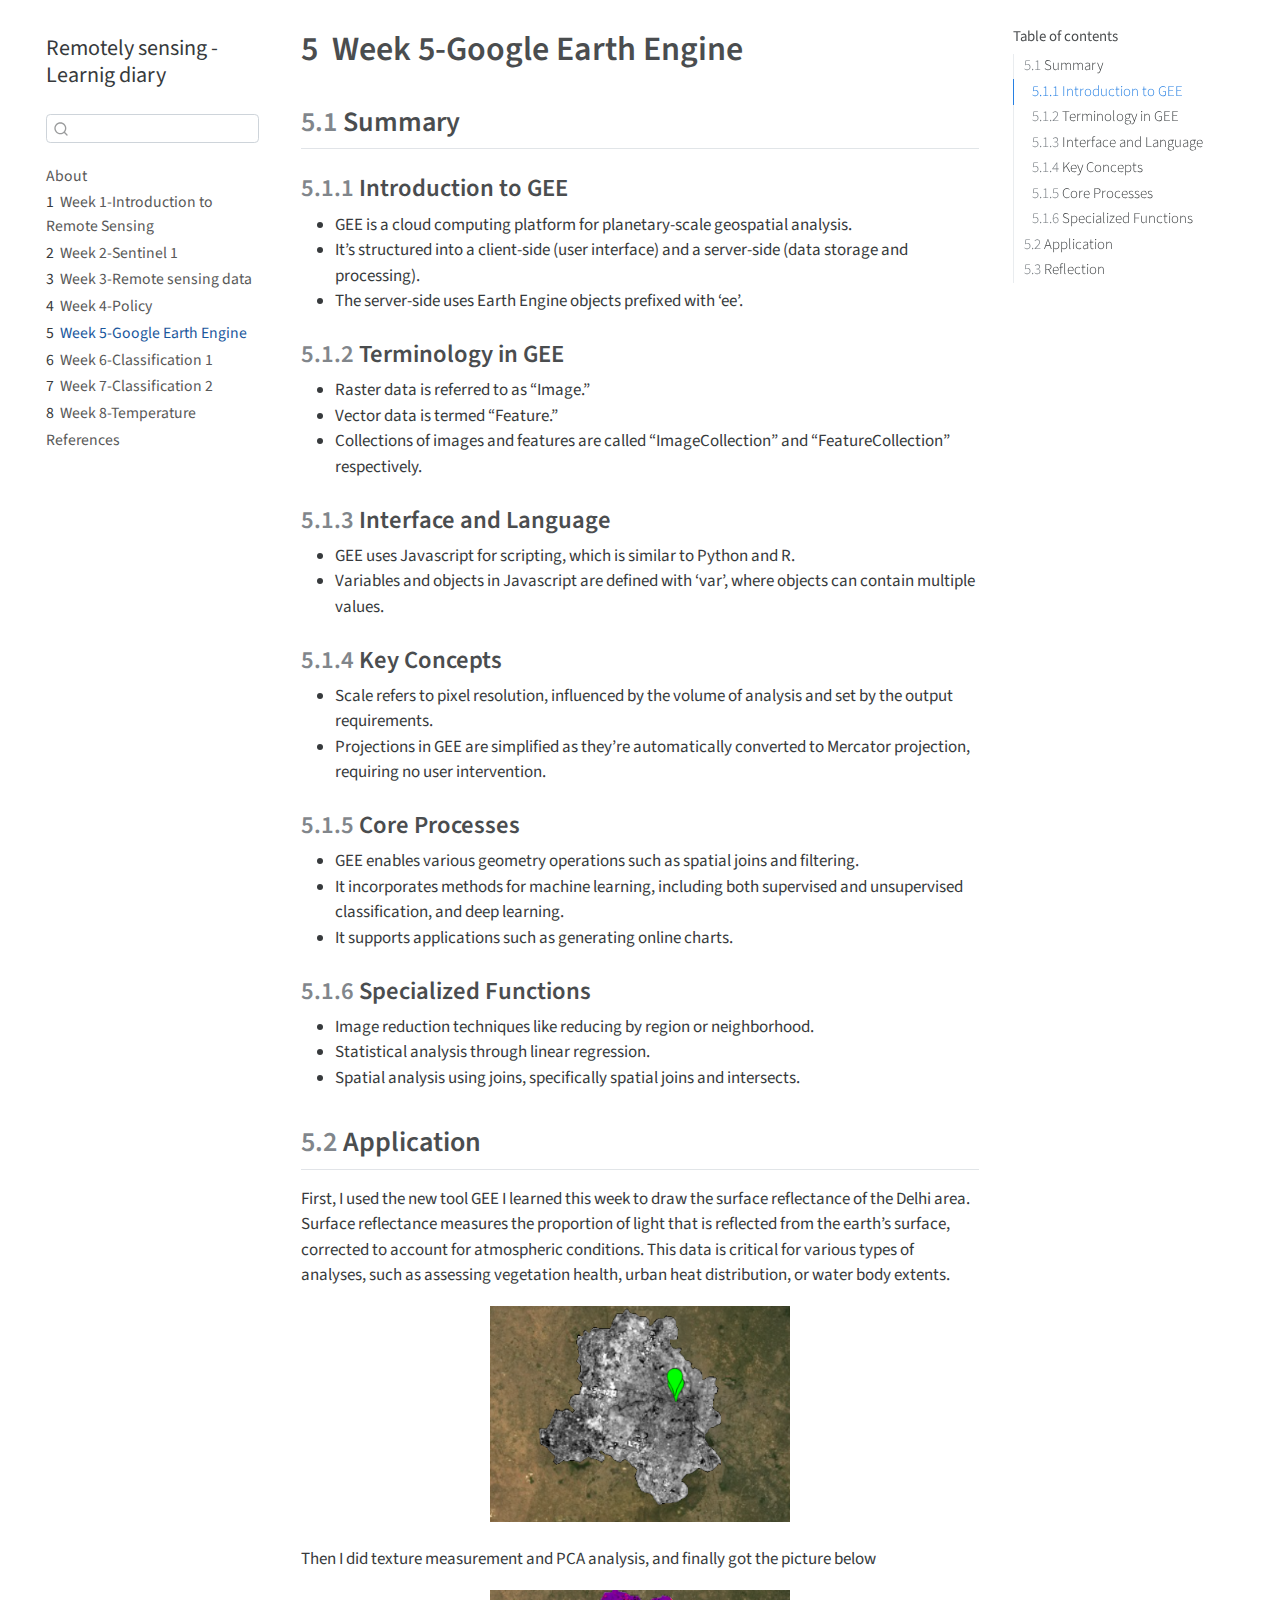
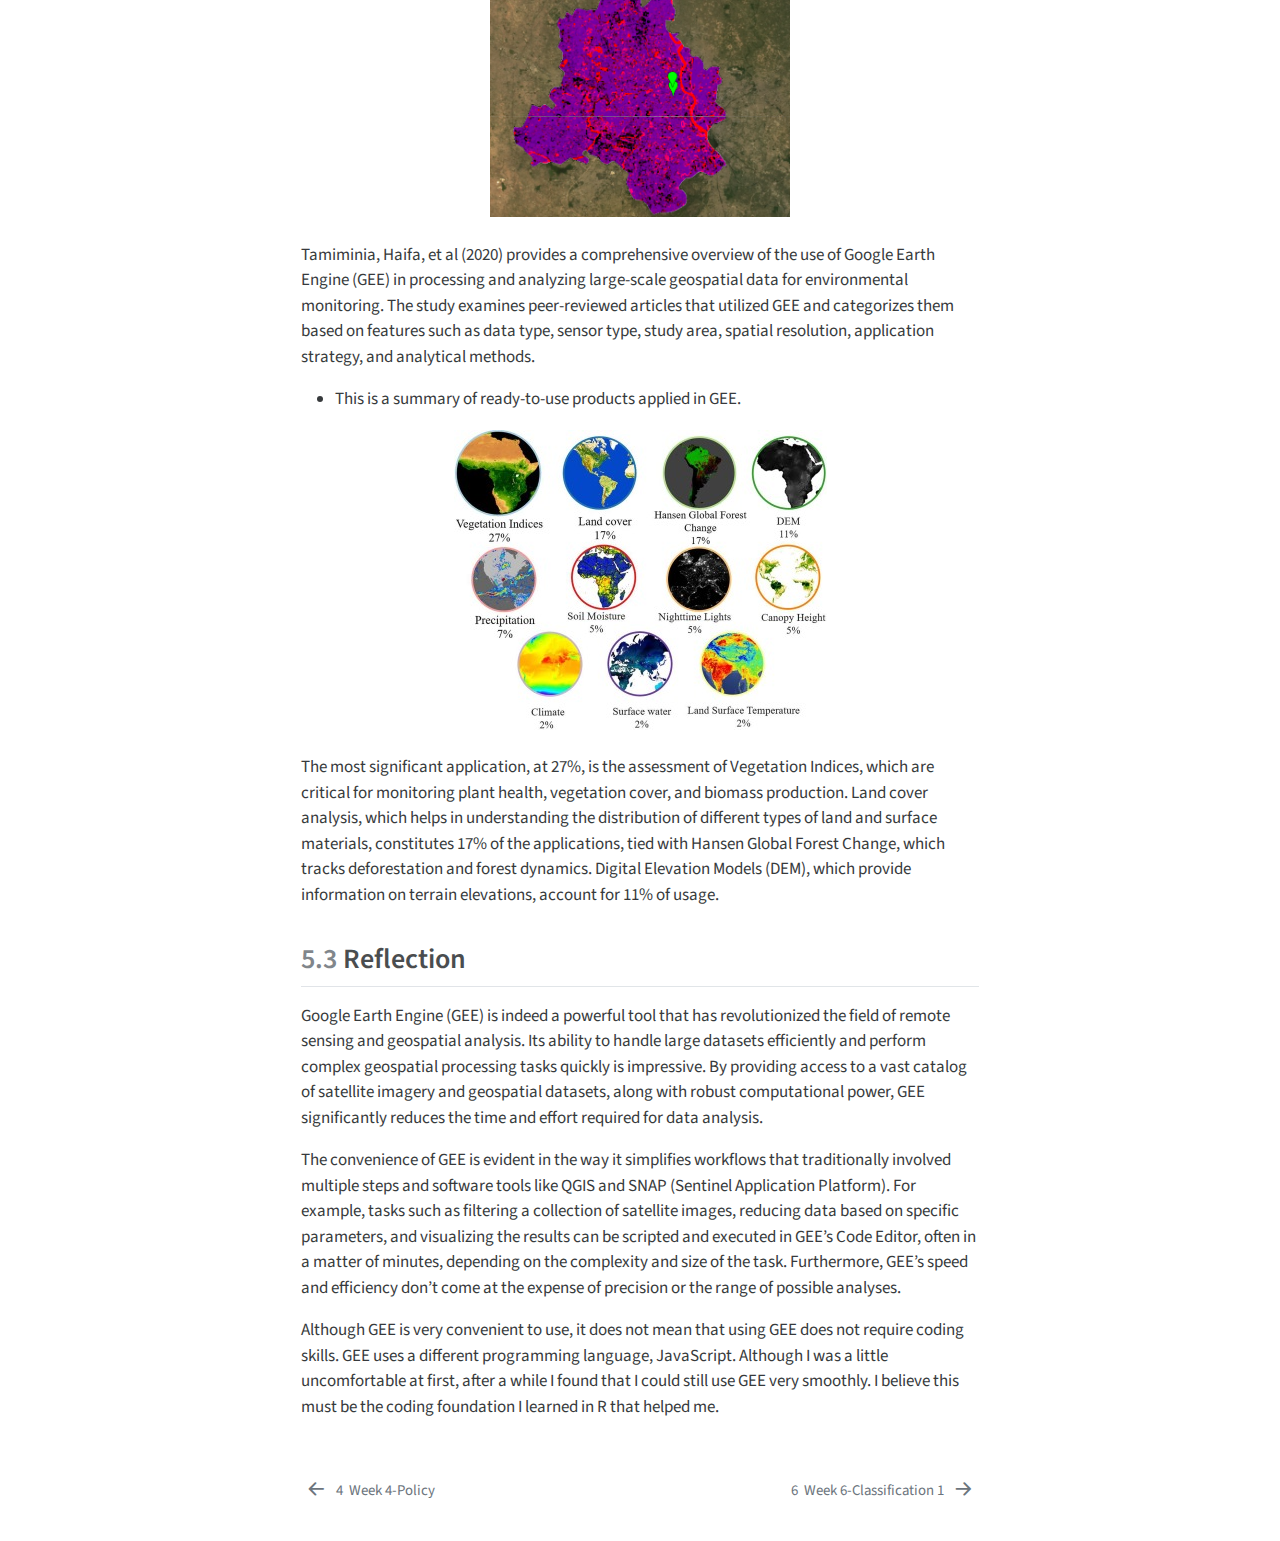
<file: docs/week5.html>
<!DOCTYPE html>
<html xmlns="http://www.w3.org/1999/xhtml" lang="en" xml:lang="en"><head>

<meta charset="utf-8">
<meta name="generator" content="quarto-1.3.450">

<meta name="viewport" content="width=device-width, initial-scale=1.0, user-scalable=yes">


<title>Remotely sensing - Learnig diary - 5&nbsp; Week 5-Google Earth Engine</title>
<style>
code{white-space: pre-wrap;}
span.smallcaps{font-variant: small-caps;}
div.columns{display: flex; gap: min(4vw, 1.5em);}
div.column{flex: auto; overflow-x: auto;}
div.hanging-indent{margin-left: 1.5em; text-indent: -1.5em;}
ul.task-list{list-style: none;}
ul.task-list li input[type="checkbox"] {
  width: 0.8em;
  margin: 0 0.8em 0.2em -1em; /* quarto-specific, see https://github.com/quarto-dev/quarto-cli/issues/4556 */ 
  vertical-align: middle;
}
</style>


<script src="site_libs/quarto-nav/quarto-nav.js"></script>
<script src="site_libs/quarto-nav/headroom.min.js"></script>
<script src="site_libs/clipboard/clipboard.min.js"></script>
<script src="site_libs/quarto-search/autocomplete.umd.js"></script>
<script src="site_libs/quarto-search/fuse.min.js"></script>
<script src="site_libs/quarto-search/quarto-search.js"></script>
<meta name="quarto:offset" content="./">
<link href="./week6.html" rel="next">
<link href="./week4.html" rel="prev">
<script src="site_libs/quarto-html/quarto.js"></script>
<script src="site_libs/quarto-html/popper.min.js"></script>
<script src="site_libs/quarto-html/tippy.umd.min.js"></script>
<script src="site_libs/quarto-html/anchor.min.js"></script>
<link href="site_libs/quarto-html/tippy.css" rel="stylesheet">
<link href="site_libs/quarto-html/quarto-syntax-highlighting.css" rel="stylesheet" id="quarto-text-highlighting-styles">
<script src="site_libs/bootstrap/bootstrap.min.js"></script>
<link href="site_libs/bootstrap/bootstrap-icons.css" rel="stylesheet">
<link href="site_libs/bootstrap/bootstrap.min.css" rel="stylesheet" id="quarto-bootstrap" data-mode="light">
<script id="quarto-search-options" type="application/json">{
  "location": "sidebar",
  "copy-button": false,
  "collapse-after": 3,
  "panel-placement": "start",
  "type": "textbox",
  "limit": 20,
  "language": {
    "search-no-results-text": "No results",
    "search-matching-documents-text": "matching documents",
    "search-copy-link-title": "Copy link to search",
    "search-hide-matches-text": "Hide additional matches",
    "search-more-match-text": "more match in this document",
    "search-more-matches-text": "more matches in this document",
    "search-clear-button-title": "Clear",
    "search-detached-cancel-button-title": "Cancel",
    "search-submit-button-title": "Submit",
    "search-label": "Search"
  }
}</script>


</head>

<body class="nav-sidebar floating">

<div id="quarto-search-results"></div>
  <header id="quarto-header" class="headroom fixed-top">
  <nav class="quarto-secondary-nav">
    <div class="container-fluid d-flex">
      <button type="button" class="quarto-btn-toggle btn" data-bs-toggle="collapse" data-bs-target="#quarto-sidebar,#quarto-sidebar-glass" aria-controls="quarto-sidebar" aria-expanded="false" aria-label="Toggle sidebar navigation" onclick="if (window.quartoToggleHeadroom) { window.quartoToggleHeadroom(); }">
        <i class="bi bi-layout-text-sidebar-reverse"></i>
      </button>
      <nav class="quarto-page-breadcrumbs" aria-label="breadcrumb"><ol class="breadcrumb"><li class="breadcrumb-item"><a href="./week5.html"><span class="chapter-number">5</span>&nbsp; <span class="chapter-title">Week 5-Google Earth Engine</span></a></li></ol></nav>
      <a class="flex-grow-1" role="button" data-bs-toggle="collapse" data-bs-target="#quarto-sidebar,#quarto-sidebar-glass" aria-controls="quarto-sidebar" aria-expanded="false" aria-label="Toggle sidebar navigation" onclick="if (window.quartoToggleHeadroom) { window.quartoToggleHeadroom(); }">      
      </a>
      <button type="button" class="btn quarto-search-button" aria-label="" onclick="window.quartoOpenSearch();">
        <i class="bi bi-search"></i>
      </button>
    </div>
  </nav>
</header>
<!-- content -->
<div id="quarto-content" class="quarto-container page-columns page-rows-contents page-layout-article">
<!-- sidebar -->
  <nav id="quarto-sidebar" class="sidebar collapse collapse-horizontal sidebar-navigation floating overflow-auto">
    <div class="pt-lg-2 mt-2 text-left sidebar-header">
    <div class="sidebar-title mb-0 py-0">
      <a href="./">Remotely sensing - Learnig diary</a> 
    </div>
      </div>
        <div class="mt-2 flex-shrink-0 align-items-center">
        <div class="sidebar-search">
        <div id="quarto-search" class="" title="Search"></div>
        </div>
        </div>
    <div class="sidebar-menu-container"> 
    <ul class="list-unstyled mt-1">
        <li class="sidebar-item">
  <div class="sidebar-item-container"> 
  <a href="./index.html" class="sidebar-item-text sidebar-link">
 <span class="menu-text">About</span></a>
  </div>
</li>
        <li class="sidebar-item">
  <div class="sidebar-item-container"> 
  <a href="./week1.html" class="sidebar-item-text sidebar-link">
 <span class="menu-text"><span class="chapter-number">1</span>&nbsp; <span class="chapter-title">Week 1-Introduction to Remote Sensing</span></span></a>
  </div>
</li>
        <li class="sidebar-item">
  <div class="sidebar-item-container"> 
  <a href="./week2.html" class="sidebar-item-text sidebar-link">
 <span class="menu-text"><span class="chapter-number">2</span>&nbsp; <span class="chapter-title">Week 2-Sentinel 1</span></span></a>
  </div>
</li>
        <li class="sidebar-item">
  <div class="sidebar-item-container"> 
  <a href="./week3.html" class="sidebar-item-text sidebar-link">
 <span class="menu-text"><span class="chapter-number">3</span>&nbsp; <span class="chapter-title">Week 3-Remote sensing data</span></span></a>
  </div>
</li>
        <li class="sidebar-item">
  <div class="sidebar-item-container"> 
  <a href="./week4.html" class="sidebar-item-text sidebar-link">
 <span class="menu-text"><span class="chapter-number">4</span>&nbsp; <span class="chapter-title">Week 4-Policy</span></span></a>
  </div>
</li>
        <li class="sidebar-item">
  <div class="sidebar-item-container"> 
  <a href="./week5.html" class="sidebar-item-text sidebar-link active">
 <span class="menu-text"><span class="chapter-number">5</span>&nbsp; <span class="chapter-title">Week 5-Google Earth Engine</span></span></a>
  </div>
</li>
        <li class="sidebar-item">
  <div class="sidebar-item-container"> 
  <a href="./week6.html" class="sidebar-item-text sidebar-link">
 <span class="menu-text"><span class="chapter-number">6</span>&nbsp; <span class="chapter-title">Week 6-Classification 1</span></span></a>
  </div>
</li>
        <li class="sidebar-item">
  <div class="sidebar-item-container"> 
  <a href="./week7.html" class="sidebar-item-text sidebar-link">
 <span class="menu-text"><span class="chapter-number">7</span>&nbsp; <span class="chapter-title">Week 7-Classification 2</span></span></a>
  </div>
</li>
        <li class="sidebar-item">
  <div class="sidebar-item-container"> 
  <a href="./week8.html" class="sidebar-item-text sidebar-link">
 <span class="menu-text"><span class="chapter-number">8</span>&nbsp; <span class="chapter-title">Week 8-Temperature</span></span></a>
  </div>
</li>
        <li class="sidebar-item">
  <div class="sidebar-item-container"> 
  <a href="./references.html" class="sidebar-item-text sidebar-link">
 <span class="menu-text">References</span></a>
  </div>
</li>
    </ul>
    </div>
</nav>
<div id="quarto-sidebar-glass" data-bs-toggle="collapse" data-bs-target="#quarto-sidebar,#quarto-sidebar-glass"></div>
<!-- margin-sidebar -->
    <div id="quarto-margin-sidebar" class="sidebar margin-sidebar">
        <nav id="TOC" role="doc-toc" class="toc-active">
    <h2 id="toc-title">Table of contents</h2>
   
  <ul>
  <li><a href="#summary" id="toc-summary" class="nav-link active" data-scroll-target="#summary"><span class="header-section-number">5.1</span> Summary</a>
  <ul class="collapse">
  <li><a href="#introduction-to-gee" id="toc-introduction-to-gee" class="nav-link" data-scroll-target="#introduction-to-gee"><span class="header-section-number">5.1.1</span> Introduction to GEE</a></li>
  <li><a href="#terminology-in-gee" id="toc-terminology-in-gee" class="nav-link" data-scroll-target="#terminology-in-gee"><span class="header-section-number">5.1.2</span> Terminology in GEE</a></li>
  <li><a href="#interface-and-language" id="toc-interface-and-language" class="nav-link" data-scroll-target="#interface-and-language"><span class="header-section-number">5.1.3</span> Interface and Language</a></li>
  <li><a href="#key-concepts" id="toc-key-concepts" class="nav-link" data-scroll-target="#key-concepts"><span class="header-section-number">5.1.4</span> Key Concepts</a></li>
  <li><a href="#core-processes" id="toc-core-processes" class="nav-link" data-scroll-target="#core-processes"><span class="header-section-number">5.1.5</span> Core Processes</a></li>
  <li><a href="#specialized-functions" id="toc-specialized-functions" class="nav-link" data-scroll-target="#specialized-functions"><span class="header-section-number">5.1.6</span> Specialized Functions</a></li>
  </ul></li>
  <li><a href="#application" id="toc-application" class="nav-link" data-scroll-target="#application"><span class="header-section-number">5.2</span> Application</a></li>
  <li><a href="#reflection" id="toc-reflection" class="nav-link" data-scroll-target="#reflection"><span class="header-section-number">5.3</span> Reflection</a></li>
  </ul>
</nav>
    </div>
<!-- main -->
<main class="content" id="quarto-document-content">

<header id="title-block-header" class="quarto-title-block default">
<div class="quarto-title">
<h1 class="title"><span class="chapter-number">5</span>&nbsp; <span class="chapter-title">Week 5-Google Earth Engine</span></h1>
</div>



<div class="quarto-title-meta">

    
  
    
  </div>
  

</header>

<section id="summary" class="level2" data-number="5.1">
<h2 data-number="5.1" class="anchored" data-anchor-id="summary"><span class="header-section-number">5.1</span> Summary</h2>
<section id="introduction-to-gee" class="level3" data-number="5.1.1">
<h3 data-number="5.1.1" class="anchored" data-anchor-id="introduction-to-gee"><span class="header-section-number">5.1.1</span> Introduction to GEE</h3>
<ul>
<li>GEE is a cloud computing platform for planetary-scale geospatial analysis.</li>
<li>It’s structured into a client-side (user interface) and a server-side (data storage and processing).</li>
<li>The server-side uses Earth Engine objects prefixed with ‘ee’.</li>
</ul>
</section>
<section id="terminology-in-gee" class="level3" data-number="5.1.2">
<h3 data-number="5.1.2" class="anchored" data-anchor-id="terminology-in-gee"><span class="header-section-number">5.1.2</span> Terminology in GEE</h3>
<ul>
<li>Raster data is referred to as “Image.”</li>
<li>Vector data is termed “Feature.”</li>
<li>Collections of images and features are called “ImageCollection” and “FeatureCollection” respectively.</li>
</ul>
</section>
<section id="interface-and-language" class="level3" data-number="5.1.3">
<h3 data-number="5.1.3" class="anchored" data-anchor-id="interface-and-language"><span class="header-section-number">5.1.3</span> Interface and Language</h3>
<ul>
<li>GEE uses Javascript for scripting, which is similar to Python and R.</li>
<li>Variables and objects in Javascript are defined with ‘var’, where objects can contain multiple values.</li>
</ul>
</section>
<section id="key-concepts" class="level3" data-number="5.1.4">
<h3 data-number="5.1.4" class="anchored" data-anchor-id="key-concepts"><span class="header-section-number">5.1.4</span> Key Concepts</h3>
<ul>
<li>Scale refers to pixel resolution, influenced by the volume of analysis and set by the output requirements.</li>
<li>Projections in GEE are simplified as they’re automatically converted to Mercator projection, requiring no user intervention.</li>
</ul>
</section>
<section id="core-processes" class="level3" data-number="5.1.5">
<h3 data-number="5.1.5" class="anchored" data-anchor-id="core-processes"><span class="header-section-number">5.1.5</span> Core Processes</h3>
<ul>
<li>GEE enables various geometry operations such as spatial joins and filtering.</li>
<li>It incorporates methods for machine learning, including both supervised and unsupervised classification, and deep learning.</li>
<li>It supports applications such as generating online charts.</li>
</ul>
</section>
<section id="specialized-functions" class="level3" data-number="5.1.6">
<h3 data-number="5.1.6" class="anchored" data-anchor-id="specialized-functions"><span class="header-section-number">5.1.6</span> Specialized Functions</h3>
<ul>
<li>Image reduction techniques like reducing by region or neighborhood.</li>
<li>Statistical analysis through linear regression.</li>
<li>Spatial analysis using joins, specifically spatial joins and intersects.</li>
</ul>
</section>
</section>
<section id="application" class="level2" data-number="5.2">
<h2 data-number="5.2" class="anchored" data-anchor-id="application"><span class="header-section-number">5.2</span> Application</h2>
<p>First, I used the new tool GEE I learned this week to draw the surface reflectance of the Delhi area. Surface reflectance measures the proportion of light that is reflected from the earth’s surface, corrected to account for atmospheric conditions. This data is critical for various types of analyses, such as assessing vegetation health, urban heat distribution, or water body extents.</p>
<div class="quarto-figure quarto-figure-center">
<figure class="figure">
<p><img src="images/5.png" class="img-fluid figure-img" width="300"></p>
</figure>
</div>
<p>Then I did texture measurement and PCA analysis, and finally got the picture below</p>
<div class="quarto-figure quarto-figure-center">
<figure class="figure">
<p><img src="images/6.png" class="img-fluid figure-img" width="300"></p>
</figure>
</div>
<p>Tamiminia, Haifa, et al (2020) provides a comprehensive overview of the use of Google Earth Engine (GEE) in processing and analyzing large-scale geospatial data for environmental monitoring. The study examines peer-reviewed articles that utilized GEE and categorizes them based on features such as data type, sensor type, study area, spatial resolution, application strategy, and analytical methods.</p>
<ul>
<li>This is a summary of ready-to-use products applied in GEE.</li>
</ul>
<div class="quarto-figure quarto-figure-center">
<figure class="figure">
<p><img src="images/4.jpg" class="img-fluid figure-img"></p>
</figure>
</div>
<p>The most significant application, at 27%, is the assessment of Vegetation Indices, which are critical for monitoring plant health, vegetation cover, and biomass production. Land cover analysis, which helps in understanding the distribution of different types of land and surface materials, constitutes 17% of the applications, tied with Hansen Global Forest Change, which tracks deforestation and forest dynamics. Digital Elevation Models (DEM), which provide information on terrain elevations, account for 11% of usage.</p>
</section>
<section id="reflection" class="level2" data-number="5.3">
<h2 data-number="5.3" class="anchored" data-anchor-id="reflection"><span class="header-section-number">5.3</span> Reflection</h2>
<p>Google Earth Engine (GEE) is indeed a powerful tool that has revolutionized the field of remote sensing and geospatial analysis. Its ability to handle large datasets efficiently and perform complex geospatial processing tasks quickly is impressive. By providing access to a vast catalog of satellite imagery and geospatial datasets, along with robust computational power, GEE significantly reduces the time and effort required for data analysis.</p>
<p>The convenience of GEE is evident in the way it simplifies workflows that traditionally involved multiple steps and software tools like QGIS and SNAP (Sentinel Application Platform). For example, tasks such as filtering a collection of satellite images, reducing data based on specific parameters, and visualizing the results can be scripted and executed in GEE’s Code Editor, often in a matter of minutes, depending on the complexity and size of the task. Furthermore, GEE’s speed and efficiency don’t come at the expense of precision or the range of possible analyses.</p>
<p>Although GEE is very convenient to use, it does not mean that using GEE does not require coding skills. GEE uses a different programming language, JavaScript. Although I was a little uncomfortable at first, after a while I found that I could still use GEE very smoothly. I believe this must be the coding foundation I learned in R that helped me.</p>


</section>

</main> <!-- /main -->
<script id="quarto-html-after-body" type="application/javascript">
window.document.addEventListener("DOMContentLoaded", function (event) {
  const toggleBodyColorMode = (bsSheetEl) => {
    const mode = bsSheetEl.getAttribute("data-mode");
    const bodyEl = window.document.querySelector("body");
    if (mode === "dark") {
      bodyEl.classList.add("quarto-dark");
      bodyEl.classList.remove("quarto-light");
    } else {
      bodyEl.classList.add("quarto-light");
      bodyEl.classList.remove("quarto-dark");
    }
  }
  const toggleBodyColorPrimary = () => {
    const bsSheetEl = window.document.querySelector("link#quarto-bootstrap");
    if (bsSheetEl) {
      toggleBodyColorMode(bsSheetEl);
    }
  }
  toggleBodyColorPrimary();  
  const icon = "";
  const anchorJS = new window.AnchorJS();
  anchorJS.options = {
    placement: 'right',
    icon: icon
  };
  anchorJS.add('.anchored');
  const isCodeAnnotation = (el) => {
    for (const clz of el.classList) {
      if (clz.startsWith('code-annotation-')) {                     
        return true;
      }
    }
    return false;
  }
  const clipboard = new window.ClipboardJS('.code-copy-button', {
    text: function(trigger) {
      const codeEl = trigger.previousElementSibling.cloneNode(true);
      for (const childEl of codeEl.children) {
        if (isCodeAnnotation(childEl)) {
          childEl.remove();
        }
      }
      return codeEl.innerText;
    }
  });
  clipboard.on('success', function(e) {
    // button target
    const button = e.trigger;
    // don't keep focus
    button.blur();
    // flash "checked"
    button.classList.add('code-copy-button-checked');
    var currentTitle = button.getAttribute("title");
    button.setAttribute("title", "Copied!");
    let tooltip;
    if (window.bootstrap) {
      button.setAttribute("data-bs-toggle", "tooltip");
      button.setAttribute("data-bs-placement", "left");
      button.setAttribute("data-bs-title", "Copied!");
      tooltip = new bootstrap.Tooltip(button, 
        { trigger: "manual", 
          customClass: "code-copy-button-tooltip",
          offset: [0, -8]});
      tooltip.show();    
    }
    setTimeout(function() {
      if (tooltip) {
        tooltip.hide();
        button.removeAttribute("data-bs-title");
        button.removeAttribute("data-bs-toggle");
        button.removeAttribute("data-bs-placement");
      }
      button.setAttribute("title", currentTitle);
      button.classList.remove('code-copy-button-checked');
    }, 1000);
    // clear code selection
    e.clearSelection();
  });
  function tippyHover(el, contentFn) {
    const config = {
      allowHTML: true,
      content: contentFn,
      maxWidth: 500,
      delay: 100,
      arrow: false,
      appendTo: function(el) {
          return el.parentElement;
      },
      interactive: true,
      interactiveBorder: 10,
      theme: 'quarto',
      placement: 'bottom-start'
    };
    window.tippy(el, config); 
  }
  const noterefs = window.document.querySelectorAll('a[role="doc-noteref"]');
  for (var i=0; i<noterefs.length; i++) {
    const ref = noterefs[i];
    tippyHover(ref, function() {
      // use id or data attribute instead here
      let href = ref.getAttribute('data-footnote-href') || ref.getAttribute('href');
      try { href = new URL(href).hash; } catch {}
      const id = href.replace(/^#\/?/, "");
      const note = window.document.getElementById(id);
      return note.innerHTML;
    });
  }
      let selectedAnnoteEl;
      const selectorForAnnotation = ( cell, annotation) => {
        let cellAttr = 'data-code-cell="' + cell + '"';
        let lineAttr = 'data-code-annotation="' +  annotation + '"';
        const selector = 'span[' + cellAttr + '][' + lineAttr + ']';
        return selector;
      }
      const selectCodeLines = (annoteEl) => {
        const doc = window.document;
        const targetCell = annoteEl.getAttribute("data-target-cell");
        const targetAnnotation = annoteEl.getAttribute("data-target-annotation");
        const annoteSpan = window.document.querySelector(selectorForAnnotation(targetCell, targetAnnotation));
        const lines = annoteSpan.getAttribute("data-code-lines").split(",");
        const lineIds = lines.map((line) => {
          return targetCell + "-" + line;
        })
        let top = null;
        let height = null;
        let parent = null;
        if (lineIds.length > 0) {
            //compute the position of the single el (top and bottom and make a div)
            const el = window.document.getElementById(lineIds[0]);
            top = el.offsetTop;
            height = el.offsetHeight;
            parent = el.parentElement.parentElement;
          if (lineIds.length > 1) {
            const lastEl = window.document.getElementById(lineIds[lineIds.length - 1]);
            const bottom = lastEl.offsetTop + lastEl.offsetHeight;
            height = bottom - top;
          }
          if (top !== null && height !== null && parent !== null) {
            // cook up a div (if necessary) and position it 
            let div = window.document.getElementById("code-annotation-line-highlight");
            if (div === null) {
              div = window.document.createElement("div");
              div.setAttribute("id", "code-annotation-line-highlight");
              div.style.position = 'absolute';
              parent.appendChild(div);
            }
            div.style.top = top - 2 + "px";
            div.style.height = height + 4 + "px";
            let gutterDiv = window.document.getElementById("code-annotation-line-highlight-gutter");
            if (gutterDiv === null) {
              gutterDiv = window.document.createElement("div");
              gutterDiv.setAttribute("id", "code-annotation-line-highlight-gutter");
              gutterDiv.style.position = 'absolute';
              const codeCell = window.document.getElementById(targetCell);
              const gutter = codeCell.querySelector('.code-annotation-gutter');
              gutter.appendChild(gutterDiv);
            }
            gutterDiv.style.top = top - 2 + "px";
            gutterDiv.style.height = height + 4 + "px";
          }
          selectedAnnoteEl = annoteEl;
        }
      };
      const unselectCodeLines = () => {
        const elementsIds = ["code-annotation-line-highlight", "code-annotation-line-highlight-gutter"];
        elementsIds.forEach((elId) => {
          const div = window.document.getElementById(elId);
          if (div) {
            div.remove();
          }
        });
        selectedAnnoteEl = undefined;
      };
      // Attach click handler to the DT
      const annoteDls = window.document.querySelectorAll('dt[data-target-cell]');
      for (const annoteDlNode of annoteDls) {
        annoteDlNode.addEventListener('click', (event) => {
          const clickedEl = event.target;
          if (clickedEl !== selectedAnnoteEl) {
            unselectCodeLines();
            const activeEl = window.document.querySelector('dt[data-target-cell].code-annotation-active');
            if (activeEl) {
              activeEl.classList.remove('code-annotation-active');
            }
            selectCodeLines(clickedEl);
            clickedEl.classList.add('code-annotation-active');
          } else {
            // Unselect the line
            unselectCodeLines();
            clickedEl.classList.remove('code-annotation-active');
          }
        });
      }
  const findCites = (el) => {
    const parentEl = el.parentElement;
    if (parentEl) {
      const cites = parentEl.dataset.cites;
      if (cites) {
        return {
          el,
          cites: cites.split(' ')
        };
      } else {
        return findCites(el.parentElement)
      }
    } else {
      return undefined;
    }
  };
  var bibliorefs = window.document.querySelectorAll('a[role="doc-biblioref"]');
  for (var i=0; i<bibliorefs.length; i++) {
    const ref = bibliorefs[i];
    const citeInfo = findCites(ref);
    if (citeInfo) {
      tippyHover(citeInfo.el, function() {
        var popup = window.document.createElement('div');
        citeInfo.cites.forEach(function(cite) {
          var citeDiv = window.document.createElement('div');
          citeDiv.classList.add('hanging-indent');
          citeDiv.classList.add('csl-entry');
          var biblioDiv = window.document.getElementById('ref-' + cite);
          if (biblioDiv) {
            citeDiv.innerHTML = biblioDiv.innerHTML;
          }
          popup.appendChild(citeDiv);
        });
        return popup.innerHTML;
      });
    }
  }
});
</script>
<nav class="page-navigation">
  <div class="nav-page nav-page-previous">
      <a href="./week4.html" class="pagination-link">
        <i class="bi bi-arrow-left-short"></i> <span class="nav-page-text"><span class="chapter-number">4</span>&nbsp; <span class="chapter-title">Week 4-Policy</span></span>
      </a>          
  </div>
  <div class="nav-page nav-page-next">
      <a href="./week6.html" class="pagination-link">
        <span class="nav-page-text"><span class="chapter-number">6</span>&nbsp; <span class="chapter-title">Week 6-Classification 1</span></span> <i class="bi bi-arrow-right-short"></i>
      </a>
  </div>
</nav>
</div> <!-- /content -->



</body></html>
</file>
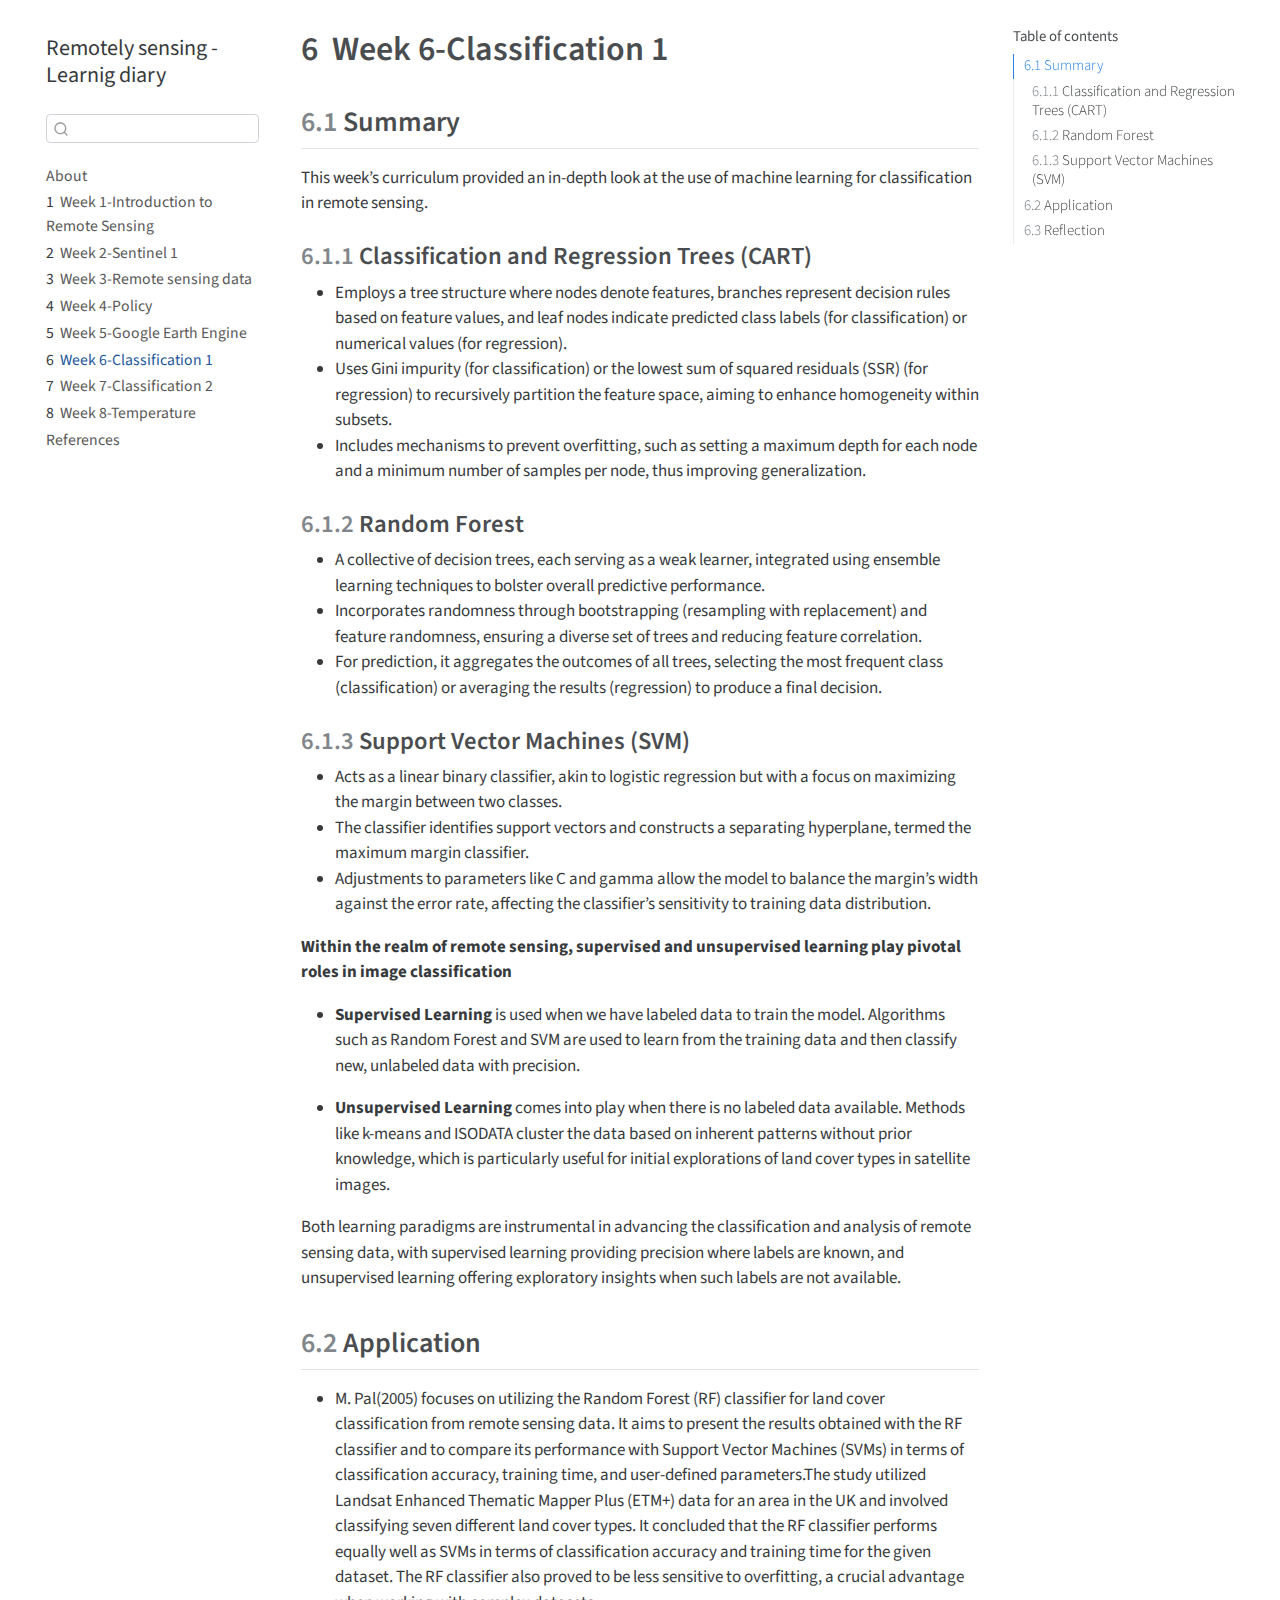
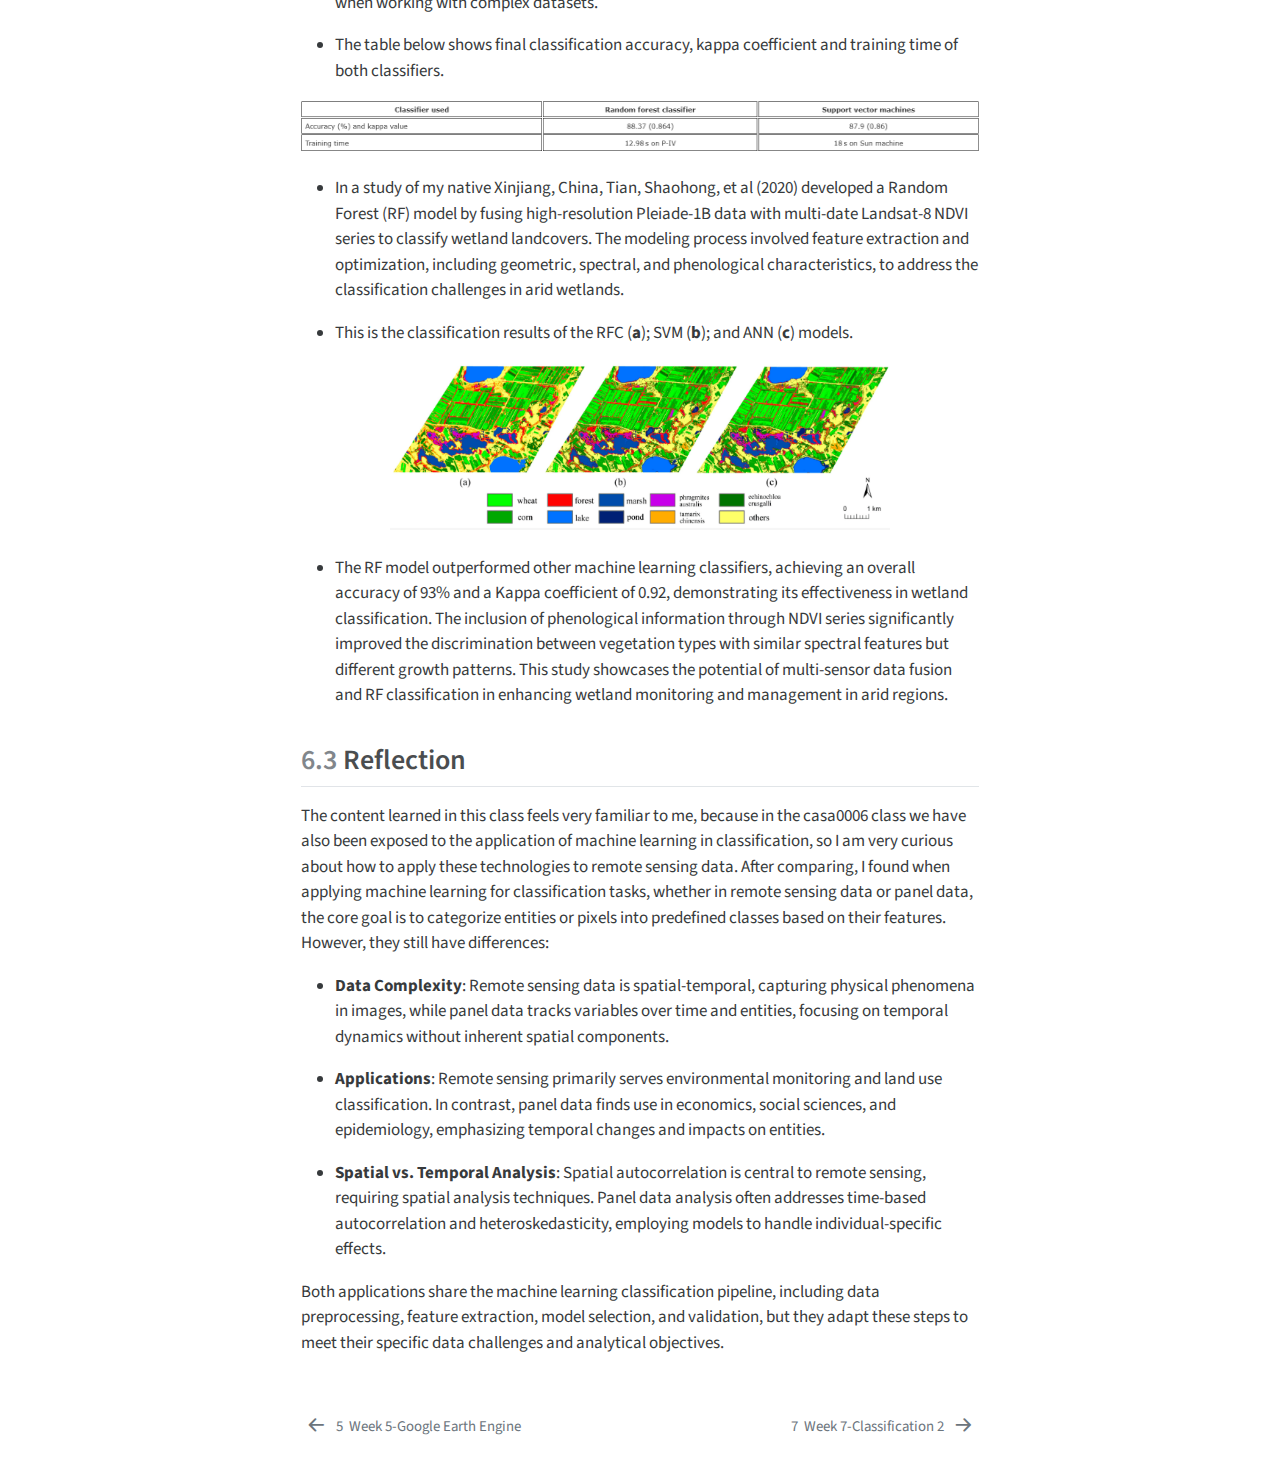
<file: docs/week6.html>
<!DOCTYPE html>
<html xmlns="http://www.w3.org/1999/xhtml" lang="en" xml:lang="en"><head>

<meta charset="utf-8">
<meta name="generator" content="quarto-1.3.450">

<meta name="viewport" content="width=device-width, initial-scale=1.0, user-scalable=yes">


<title>Remotely sensing - Learnig diary - 6&nbsp; Week 6-Classification 1</title>
<style>
code{white-space: pre-wrap;}
span.smallcaps{font-variant: small-caps;}
div.columns{display: flex; gap: min(4vw, 1.5em);}
div.column{flex: auto; overflow-x: auto;}
div.hanging-indent{margin-left: 1.5em; text-indent: -1.5em;}
ul.task-list{list-style: none;}
ul.task-list li input[type="checkbox"] {
  width: 0.8em;
  margin: 0 0.8em 0.2em -1em; /* quarto-specific, see https://github.com/quarto-dev/quarto-cli/issues/4556 */ 
  vertical-align: middle;
}
</style>


<script src="site_libs/quarto-nav/quarto-nav.js"></script>
<script src="site_libs/quarto-nav/headroom.min.js"></script>
<script src="site_libs/clipboard/clipboard.min.js"></script>
<script src="site_libs/quarto-search/autocomplete.umd.js"></script>
<script src="site_libs/quarto-search/fuse.min.js"></script>
<script src="site_libs/quarto-search/quarto-search.js"></script>
<meta name="quarto:offset" content="./">
<link href="./week7.html" rel="next">
<link href="./week5.html" rel="prev">
<script src="site_libs/quarto-html/quarto.js"></script>
<script src="site_libs/quarto-html/popper.min.js"></script>
<script src="site_libs/quarto-html/tippy.umd.min.js"></script>
<script src="site_libs/quarto-html/anchor.min.js"></script>
<link href="site_libs/quarto-html/tippy.css" rel="stylesheet">
<link href="site_libs/quarto-html/quarto-syntax-highlighting.css" rel="stylesheet" id="quarto-text-highlighting-styles">
<script src="site_libs/bootstrap/bootstrap.min.js"></script>
<link href="site_libs/bootstrap/bootstrap-icons.css" rel="stylesheet">
<link href="site_libs/bootstrap/bootstrap.min.css" rel="stylesheet" id="quarto-bootstrap" data-mode="light">
<script id="quarto-search-options" type="application/json">{
  "location": "sidebar",
  "copy-button": false,
  "collapse-after": 3,
  "panel-placement": "start",
  "type": "textbox",
  "limit": 20,
  "language": {
    "search-no-results-text": "No results",
    "search-matching-documents-text": "matching documents",
    "search-copy-link-title": "Copy link to search",
    "search-hide-matches-text": "Hide additional matches",
    "search-more-match-text": "more match in this document",
    "search-more-matches-text": "more matches in this document",
    "search-clear-button-title": "Clear",
    "search-detached-cancel-button-title": "Cancel",
    "search-submit-button-title": "Submit",
    "search-label": "Search"
  }
}</script>


</head>

<body class="nav-sidebar floating">

<div id="quarto-search-results"></div>
  <header id="quarto-header" class="headroom fixed-top">
  <nav class="quarto-secondary-nav">
    <div class="container-fluid d-flex">
      <button type="button" class="quarto-btn-toggle btn" data-bs-toggle="collapse" data-bs-target="#quarto-sidebar,#quarto-sidebar-glass" aria-controls="quarto-sidebar" aria-expanded="false" aria-label="Toggle sidebar navigation" onclick="if (window.quartoToggleHeadroom) { window.quartoToggleHeadroom(); }">
        <i class="bi bi-layout-text-sidebar-reverse"></i>
      </button>
      <nav class="quarto-page-breadcrumbs" aria-label="breadcrumb"><ol class="breadcrumb"><li class="breadcrumb-item"><a href="./week6.html"><span class="chapter-number">6</span>&nbsp; <span class="chapter-title">Week 6-Classification 1</span></a></li></ol></nav>
      <a class="flex-grow-1" role="button" data-bs-toggle="collapse" data-bs-target="#quarto-sidebar,#quarto-sidebar-glass" aria-controls="quarto-sidebar" aria-expanded="false" aria-label="Toggle sidebar navigation" onclick="if (window.quartoToggleHeadroom) { window.quartoToggleHeadroom(); }">      
      </a>
      <button type="button" class="btn quarto-search-button" aria-label="" onclick="window.quartoOpenSearch();">
        <i class="bi bi-search"></i>
      </button>
    </div>
  </nav>
</header>
<!-- content -->
<div id="quarto-content" class="quarto-container page-columns page-rows-contents page-layout-article">
<!-- sidebar -->
  <nav id="quarto-sidebar" class="sidebar collapse collapse-horizontal sidebar-navigation floating overflow-auto">
    <div class="pt-lg-2 mt-2 text-left sidebar-header">
    <div class="sidebar-title mb-0 py-0">
      <a href="./">Remotely sensing - Learnig diary</a> 
    </div>
      </div>
        <div class="mt-2 flex-shrink-0 align-items-center">
        <div class="sidebar-search">
        <div id="quarto-search" class="" title="Search"></div>
        </div>
        </div>
    <div class="sidebar-menu-container"> 
    <ul class="list-unstyled mt-1">
        <li class="sidebar-item">
  <div class="sidebar-item-container"> 
  <a href="./index.html" class="sidebar-item-text sidebar-link">
 <span class="menu-text">About</span></a>
  </div>
</li>
        <li class="sidebar-item">
  <div class="sidebar-item-container"> 
  <a href="./week1.html" class="sidebar-item-text sidebar-link">
 <span class="menu-text"><span class="chapter-number">1</span>&nbsp; <span class="chapter-title">Week 1-Introduction to Remote Sensing</span></span></a>
  </div>
</li>
        <li class="sidebar-item">
  <div class="sidebar-item-container"> 
  <a href="./week2.html" class="sidebar-item-text sidebar-link">
 <span class="menu-text"><span class="chapter-number">2</span>&nbsp; <span class="chapter-title">Week 2-Sentinel 1</span></span></a>
  </div>
</li>
        <li class="sidebar-item">
  <div class="sidebar-item-container"> 
  <a href="./week3.html" class="sidebar-item-text sidebar-link">
 <span class="menu-text"><span class="chapter-number">3</span>&nbsp; <span class="chapter-title">Week 3-Remote sensing data</span></span></a>
  </div>
</li>
        <li class="sidebar-item">
  <div class="sidebar-item-container"> 
  <a href="./week4.html" class="sidebar-item-text sidebar-link">
 <span class="menu-text"><span class="chapter-number">4</span>&nbsp; <span class="chapter-title">Week 4-Policy</span></span></a>
  </div>
</li>
        <li class="sidebar-item">
  <div class="sidebar-item-container"> 
  <a href="./week5.html" class="sidebar-item-text sidebar-link">
 <span class="menu-text"><span class="chapter-number">5</span>&nbsp; <span class="chapter-title">Week 5-Google Earth Engine</span></span></a>
  </div>
</li>
        <li class="sidebar-item">
  <div class="sidebar-item-container"> 
  <a href="./week6.html" class="sidebar-item-text sidebar-link active">
 <span class="menu-text"><span class="chapter-number">6</span>&nbsp; <span class="chapter-title">Week 6-Classification 1</span></span></a>
  </div>
</li>
        <li class="sidebar-item">
  <div class="sidebar-item-container"> 
  <a href="./week7.html" class="sidebar-item-text sidebar-link">
 <span class="menu-text"><span class="chapter-number">7</span>&nbsp; <span class="chapter-title">Week 7-Classification 2</span></span></a>
  </div>
</li>
        <li class="sidebar-item">
  <div class="sidebar-item-container"> 
  <a href="./week8.html" class="sidebar-item-text sidebar-link">
 <span class="menu-text"><span class="chapter-number">8</span>&nbsp; <span class="chapter-title">Week 8-Temperature</span></span></a>
  </div>
</li>
        <li class="sidebar-item">
  <div class="sidebar-item-container"> 
  <a href="./references.html" class="sidebar-item-text sidebar-link">
 <span class="menu-text">References</span></a>
  </div>
</li>
    </ul>
    </div>
</nav>
<div id="quarto-sidebar-glass" data-bs-toggle="collapse" data-bs-target="#quarto-sidebar,#quarto-sidebar-glass"></div>
<!-- margin-sidebar -->
    <div id="quarto-margin-sidebar" class="sidebar margin-sidebar">
        <nav id="TOC" role="doc-toc" class="toc-active">
    <h2 id="toc-title">Table of contents</h2>
   
  <ul>
  <li><a href="#summary" id="toc-summary" class="nav-link active" data-scroll-target="#summary"><span class="header-section-number">6.1</span> Summary</a>
  <ul class="collapse">
  <li><a href="#classification-and-regression-trees-cart" id="toc-classification-and-regression-trees-cart" class="nav-link" data-scroll-target="#classification-and-regression-trees-cart"><span class="header-section-number">6.1.1</span> Classification and Regression Trees (CART)</a></li>
  <li><a href="#random-forest" id="toc-random-forest" class="nav-link" data-scroll-target="#random-forest"><span class="header-section-number">6.1.2</span> Random Forest</a></li>
  <li><a href="#support-vector-machines-svm" id="toc-support-vector-machines-svm" class="nav-link" data-scroll-target="#support-vector-machines-svm"><span class="header-section-number">6.1.3</span> Support Vector Machines (SVM)</a></li>
  </ul></li>
  <li><a href="#application" id="toc-application" class="nav-link" data-scroll-target="#application"><span class="header-section-number">6.2</span> Application</a></li>
  <li><a href="#reflection" id="toc-reflection" class="nav-link" data-scroll-target="#reflection"><span class="header-section-number">6.3</span> Reflection</a></li>
  </ul>
</nav>
    </div>
<!-- main -->
<main class="content" id="quarto-document-content">

<header id="title-block-header" class="quarto-title-block default">
<div class="quarto-title">
<h1 class="title"><span class="chapter-number">6</span>&nbsp; <span class="chapter-title">Week 6-Classification 1</span></h1>
</div>



<div class="quarto-title-meta">

    
  
    
  </div>
  

</header>

<section id="summary" class="level2" data-number="6.1">
<h2 data-number="6.1" class="anchored" data-anchor-id="summary"><span class="header-section-number">6.1</span> Summary</h2>
<p>This week’s curriculum provided an in-depth look at the use of machine learning for classification in remote sensing.</p>
<section id="classification-and-regression-trees-cart" class="level3" data-number="6.1.1">
<h3 data-number="6.1.1" class="anchored" data-anchor-id="classification-and-regression-trees-cart"><span class="header-section-number">6.1.1</span> Classification and Regression Trees (CART)</h3>
<ul>
<li>Employs a tree structure where nodes denote features, branches represent decision rules based on feature values, and leaf nodes indicate predicted class labels (for classification) or numerical values (for regression).</li>
<li>Uses Gini impurity (for classification) or the lowest sum of squared residuals (SSR) (for regression) to recursively partition the feature space, aiming to enhance homogeneity within subsets.</li>
<li>Includes mechanisms to prevent overfitting, such as setting a maximum depth for each node and a minimum number of samples per node, thus improving generalization.</li>
</ul>
</section>
<section id="random-forest" class="level3" data-number="6.1.2">
<h3 data-number="6.1.2" class="anchored" data-anchor-id="random-forest"><span class="header-section-number">6.1.2</span> Random Forest</h3>
<ul>
<li>A collective of decision trees, each serving as a weak learner, integrated using ensemble learning techniques to bolster overall predictive performance.</li>
<li>Incorporates randomness through bootstrapping (resampling with replacement) and feature randomness, ensuring a diverse set of trees and reducing feature correlation.</li>
<li>For prediction, it aggregates the outcomes of all trees, selecting the most frequent class (classification) or averaging the results (regression) to produce a final decision.</li>
</ul>
</section>
<section id="support-vector-machines-svm" class="level3" data-number="6.1.3">
<h3 data-number="6.1.3" class="anchored" data-anchor-id="support-vector-machines-svm"><span class="header-section-number">6.1.3</span> Support Vector Machines (SVM)</h3>
<ul>
<li>Acts as a linear binary classifier, akin to logistic regression but with a focus on maximizing the margin between two classes.</li>
<li>The classifier identifies support vectors and constructs a separating hyperplane, termed the maximum margin classifier.</li>
<li>Adjustments to parameters like C and gamma allow the model to balance the margin’s width against the error rate, affecting the classifier’s sensitivity to training data distribution.</li>
</ul>
<p><strong>Within the realm of remote sensing, supervised and unsupervised learning play pivotal roles in image classification</strong></p>
<ul>
<li><p><strong>Supervised Learning</strong> is used when we have labeled data to train the model. Algorithms such as Random Forest and SVM are used to learn from the training data and then classify new, unlabeled data with precision.</p></li>
<li><p><strong>Unsupervised Learning</strong> comes into play when there is no labeled data available. Methods like k-means and ISODATA cluster the data based on inherent patterns without prior knowledge, which is particularly useful for initial explorations of land cover types in satellite images.</p></li>
</ul>
<p>Both learning paradigms are instrumental in advancing the classification and analysis of remote sensing data, with supervised learning providing precision where labels are known, and unsupervised learning offering exploratory insights when such labels are not available.</p>
</section>
</section>
<section id="application" class="level2" data-number="6.2">
<h2 data-number="6.2" class="anchored" data-anchor-id="application"><span class="header-section-number">6.2</span> Application</h2>
<ul>
<li><p>M. Pal(2005) focuses on utilizing the Random Forest (RF) classifier for land cover classification from remote sensing data. It aims to present the results obtained with the RF classifier and to compare its performance with Support Vector Machines (SVMs) in terms of classification accuracy, training time, and user-defined parameters.The study utilized Landsat Enhanced Thematic Mapper Plus (ETM+) data for an area in the UK and involved classifying seven different land cover types. It concluded that the RF classifier performs equally well as SVMs in terms of classification accuracy and training time for the given dataset. The RF classifier also proved to be less sensitive to overfitting, a crucial advantage when working with complex datasets.</p></li>
<li><p>The table below shows final classification accuracy, kappa coefficient and training time of both classifiers.</p></li>
</ul>
<div class="quarto-figure quarto-figure-center">
<figure class="figure">
<p><img src="images/8.png" class="img-fluid figure-img"></p>
</figure>
</div>
<ul>
<li><p>In a study of my native Xinjiang, China, Tian, Shaohong, et al (2020) developed a Random Forest (RF) model by fusing high-resolution Pleiade-1B data with multi-date Landsat-8 NDVI series to classify wetland landcovers. The modeling process involved feature extraction and optimization, including geometric, spectral, and phenological characteristics, to address the classification challenges in arid wetlands.</p></li>
<li><p>This is the classification results of the RFC (<strong>a</strong>); SVM (<strong>b</strong>); and ANN (<strong>c</strong>) models.</p></li>
</ul>
<div class="quarto-figure quarto-figure-center">
<figure class="figure">
<p><img src="images/9.png" class="img-fluid figure-img" width="500"></p>
</figure>
</div>
<ul>
<li>The RF model outperformed other machine learning classifiers, achieving an overall accuracy of 93% and a Kappa coefficient of 0.92, demonstrating its effectiveness in wetland classification. The inclusion of phenological information through NDVI series significantly improved the discrimination between vegetation types with similar spectral features but different growth patterns. This study showcases the potential of multi-sensor data fusion and RF classification in enhancing wetland monitoring and management in arid regions.</li>
</ul>
</section>
<section id="reflection" class="level2" data-number="6.3">
<h2 data-number="6.3" class="anchored" data-anchor-id="reflection"><span class="header-section-number">6.3</span> Reflection</h2>
<p>The content learned in this class feels very familiar to me, because in the casa0006 class we have also been exposed to the application of machine learning in classification, so I am very curious about how to apply these technologies to remote sensing data. After comparing, I found when applying machine learning for classification tasks, whether in remote sensing data or panel data, the core goal is to categorize entities or pixels into predefined classes based on their features. However, they still have differences:</p>
<ul>
<li><p><strong>Data Complexity</strong>: Remote sensing data is spatial-temporal, capturing physical phenomena in images, while panel data tracks variables over time and entities, focusing on temporal dynamics without inherent spatial components.</p></li>
<li><p><strong>Applications</strong>: Remote sensing primarily serves environmental monitoring and land use classification. In contrast, panel data finds use in economics, social sciences, and epidemiology, emphasizing temporal changes and impacts on entities.</p></li>
<li><p><strong>Spatial vs.&nbsp;Temporal Analysis</strong>: Spatial autocorrelation is central to remote sensing, requiring spatial analysis techniques. Panel data analysis often addresses time-based autocorrelation and heteroskedasticity, employing models to handle individual-specific effects.</p></li>
</ul>
<p>Both applications share the machine learning classification pipeline, including data preprocessing, feature extraction, model selection, and validation, but they adapt these steps to meet their specific data challenges and analytical objectives.</p>


</section>

</main> <!-- /main -->
<script id="quarto-html-after-body" type="application/javascript">
window.document.addEventListener("DOMContentLoaded", function (event) {
  const toggleBodyColorMode = (bsSheetEl) => {
    const mode = bsSheetEl.getAttribute("data-mode");
    const bodyEl = window.document.querySelector("body");
    if (mode === "dark") {
      bodyEl.classList.add("quarto-dark");
      bodyEl.classList.remove("quarto-light");
    } else {
      bodyEl.classList.add("quarto-light");
      bodyEl.classList.remove("quarto-dark");
    }
  }
  const toggleBodyColorPrimary = () => {
    const bsSheetEl = window.document.querySelector("link#quarto-bootstrap");
    if (bsSheetEl) {
      toggleBodyColorMode(bsSheetEl);
    }
  }
  toggleBodyColorPrimary();  
  const icon = "";
  const anchorJS = new window.AnchorJS();
  anchorJS.options = {
    placement: 'right',
    icon: icon
  };
  anchorJS.add('.anchored');
  const isCodeAnnotation = (el) => {
    for (const clz of el.classList) {
      if (clz.startsWith('code-annotation-')) {                     
        return true;
      }
    }
    return false;
  }
  const clipboard = new window.ClipboardJS('.code-copy-button', {
    text: function(trigger) {
      const codeEl = trigger.previousElementSibling.cloneNode(true);
      for (const childEl of codeEl.children) {
        if (isCodeAnnotation(childEl)) {
          childEl.remove();
        }
      }
      return codeEl.innerText;
    }
  });
  clipboard.on('success', function(e) {
    // button target
    const button = e.trigger;
    // don't keep focus
    button.blur();
    // flash "checked"
    button.classList.add('code-copy-button-checked');
    var currentTitle = button.getAttribute("title");
    button.setAttribute("title", "Copied!");
    let tooltip;
    if (window.bootstrap) {
      button.setAttribute("data-bs-toggle", "tooltip");
      button.setAttribute("data-bs-placement", "left");
      button.setAttribute("data-bs-title", "Copied!");
      tooltip = new bootstrap.Tooltip(button, 
        { trigger: "manual", 
          customClass: "code-copy-button-tooltip",
          offset: [0, -8]});
      tooltip.show();    
    }
    setTimeout(function() {
      if (tooltip) {
        tooltip.hide();
        button.removeAttribute("data-bs-title");
        button.removeAttribute("data-bs-toggle");
        button.removeAttribute("data-bs-placement");
      }
      button.setAttribute("title", currentTitle);
      button.classList.remove('code-copy-button-checked');
    }, 1000);
    // clear code selection
    e.clearSelection();
  });
  function tippyHover(el, contentFn) {
    const config = {
      allowHTML: true,
      content: contentFn,
      maxWidth: 500,
      delay: 100,
      arrow: false,
      appendTo: function(el) {
          return el.parentElement;
      },
      interactive: true,
      interactiveBorder: 10,
      theme: 'quarto',
      placement: 'bottom-start'
    };
    window.tippy(el, config); 
  }
  const noterefs = window.document.querySelectorAll('a[role="doc-noteref"]');
  for (var i=0; i<noterefs.length; i++) {
    const ref = noterefs[i];
    tippyHover(ref, function() {
      // use id or data attribute instead here
      let href = ref.getAttribute('data-footnote-href') || ref.getAttribute('href');
      try { href = new URL(href).hash; } catch {}
      const id = href.replace(/^#\/?/, "");
      const note = window.document.getElementById(id);
      return note.innerHTML;
    });
  }
      let selectedAnnoteEl;
      const selectorForAnnotation = ( cell, annotation) => {
        let cellAttr = 'data-code-cell="' + cell + '"';
        let lineAttr = 'data-code-annotation="' +  annotation + '"';
        const selector = 'span[' + cellAttr + '][' + lineAttr + ']';
        return selector;
      }
      const selectCodeLines = (annoteEl) => {
        const doc = window.document;
        const targetCell = annoteEl.getAttribute("data-target-cell");
        const targetAnnotation = annoteEl.getAttribute("data-target-annotation");
        const annoteSpan = window.document.querySelector(selectorForAnnotation(targetCell, targetAnnotation));
        const lines = annoteSpan.getAttribute("data-code-lines").split(",");
        const lineIds = lines.map((line) => {
          return targetCell + "-" + line;
        })
        let top = null;
        let height = null;
        let parent = null;
        if (lineIds.length > 0) {
            //compute the position of the single el (top and bottom and make a div)
            const el = window.document.getElementById(lineIds[0]);
            top = el.offsetTop;
            height = el.offsetHeight;
            parent = el.parentElement.parentElement;
          if (lineIds.length > 1) {
            const lastEl = window.document.getElementById(lineIds[lineIds.length - 1]);
            const bottom = lastEl.offsetTop + lastEl.offsetHeight;
            height = bottom - top;
          }
          if (top !== null && height !== null && parent !== null) {
            // cook up a div (if necessary) and position it 
            let div = window.document.getElementById("code-annotation-line-highlight");
            if (div === null) {
              div = window.document.createElement("div");
              div.setAttribute("id", "code-annotation-line-highlight");
              div.style.position = 'absolute';
              parent.appendChild(div);
            }
            div.style.top = top - 2 + "px";
            div.style.height = height + 4 + "px";
            let gutterDiv = window.document.getElementById("code-annotation-line-highlight-gutter");
            if (gutterDiv === null) {
              gutterDiv = window.document.createElement("div");
              gutterDiv.setAttribute("id", "code-annotation-line-highlight-gutter");
              gutterDiv.style.position = 'absolute';
              const codeCell = window.document.getElementById(targetCell);
              const gutter = codeCell.querySelector('.code-annotation-gutter');
              gutter.appendChild(gutterDiv);
            }
            gutterDiv.style.top = top - 2 + "px";
            gutterDiv.style.height = height + 4 + "px";
          }
          selectedAnnoteEl = annoteEl;
        }
      };
      const unselectCodeLines = () => {
        const elementsIds = ["code-annotation-line-highlight", "code-annotation-line-highlight-gutter"];
        elementsIds.forEach((elId) => {
          const div = window.document.getElementById(elId);
          if (div) {
            div.remove();
          }
        });
        selectedAnnoteEl = undefined;
      };
      // Attach click handler to the DT
      const annoteDls = window.document.querySelectorAll('dt[data-target-cell]');
      for (const annoteDlNode of annoteDls) {
        annoteDlNode.addEventListener('click', (event) => {
          const clickedEl = event.target;
          if (clickedEl !== selectedAnnoteEl) {
            unselectCodeLines();
            const activeEl = window.document.querySelector('dt[data-target-cell].code-annotation-active');
            if (activeEl) {
              activeEl.classList.remove('code-annotation-active');
            }
            selectCodeLines(clickedEl);
            clickedEl.classList.add('code-annotation-active');
          } else {
            // Unselect the line
            unselectCodeLines();
            clickedEl.classList.remove('code-annotation-active');
          }
        });
      }
  const findCites = (el) => {
    const parentEl = el.parentElement;
    if (parentEl) {
      const cites = parentEl.dataset.cites;
      if (cites) {
        return {
          el,
          cites: cites.split(' ')
        };
      } else {
        return findCites(el.parentElement)
      }
    } else {
      return undefined;
    }
  };
  var bibliorefs = window.document.querySelectorAll('a[role="doc-biblioref"]');
  for (var i=0; i<bibliorefs.length; i++) {
    const ref = bibliorefs[i];
    const citeInfo = findCites(ref);
    if (citeInfo) {
      tippyHover(citeInfo.el, function() {
        var popup = window.document.createElement('div');
        citeInfo.cites.forEach(function(cite) {
          var citeDiv = window.document.createElement('div');
          citeDiv.classList.add('hanging-indent');
          citeDiv.classList.add('csl-entry');
          var biblioDiv = window.document.getElementById('ref-' + cite);
          if (biblioDiv) {
            citeDiv.innerHTML = biblioDiv.innerHTML;
          }
          popup.appendChild(citeDiv);
        });
        return popup.innerHTML;
      });
    }
  }
});
</script>
<nav class="page-navigation">
  <div class="nav-page nav-page-previous">
      <a href="./week5.html" class="pagination-link">
        <i class="bi bi-arrow-left-short"></i> <span class="nav-page-text"><span class="chapter-number">5</span>&nbsp; <span class="chapter-title">Week 5-Google Earth Engine</span></span>
      </a>          
  </div>
  <div class="nav-page nav-page-next">
      <a href="./week7.html" class="pagination-link">
        <span class="nav-page-text"><span class="chapter-number">7</span>&nbsp; <span class="chapter-title">Week 7-Classification 2</span></span> <i class="bi bi-arrow-right-short"></i>
      </a>
  </div>
</nav>
</div> <!-- /content -->



</body></html>
</file>
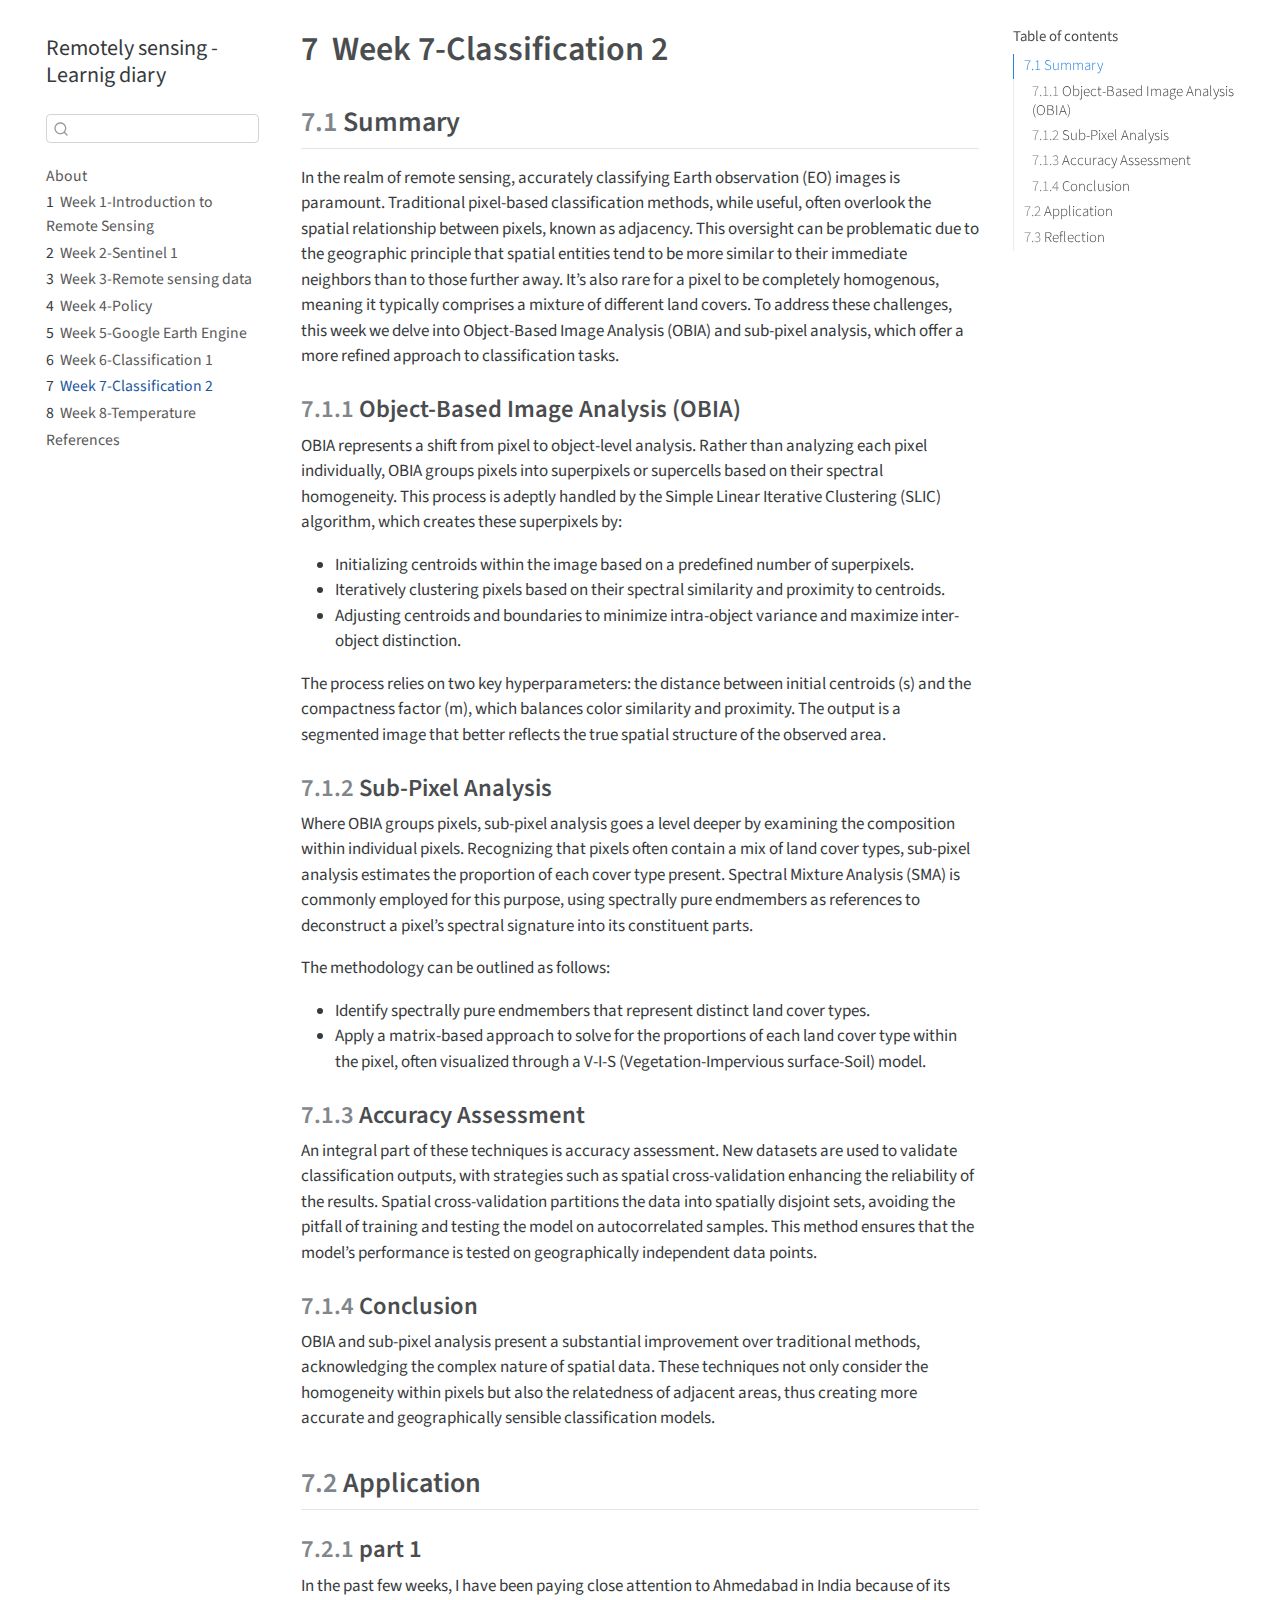
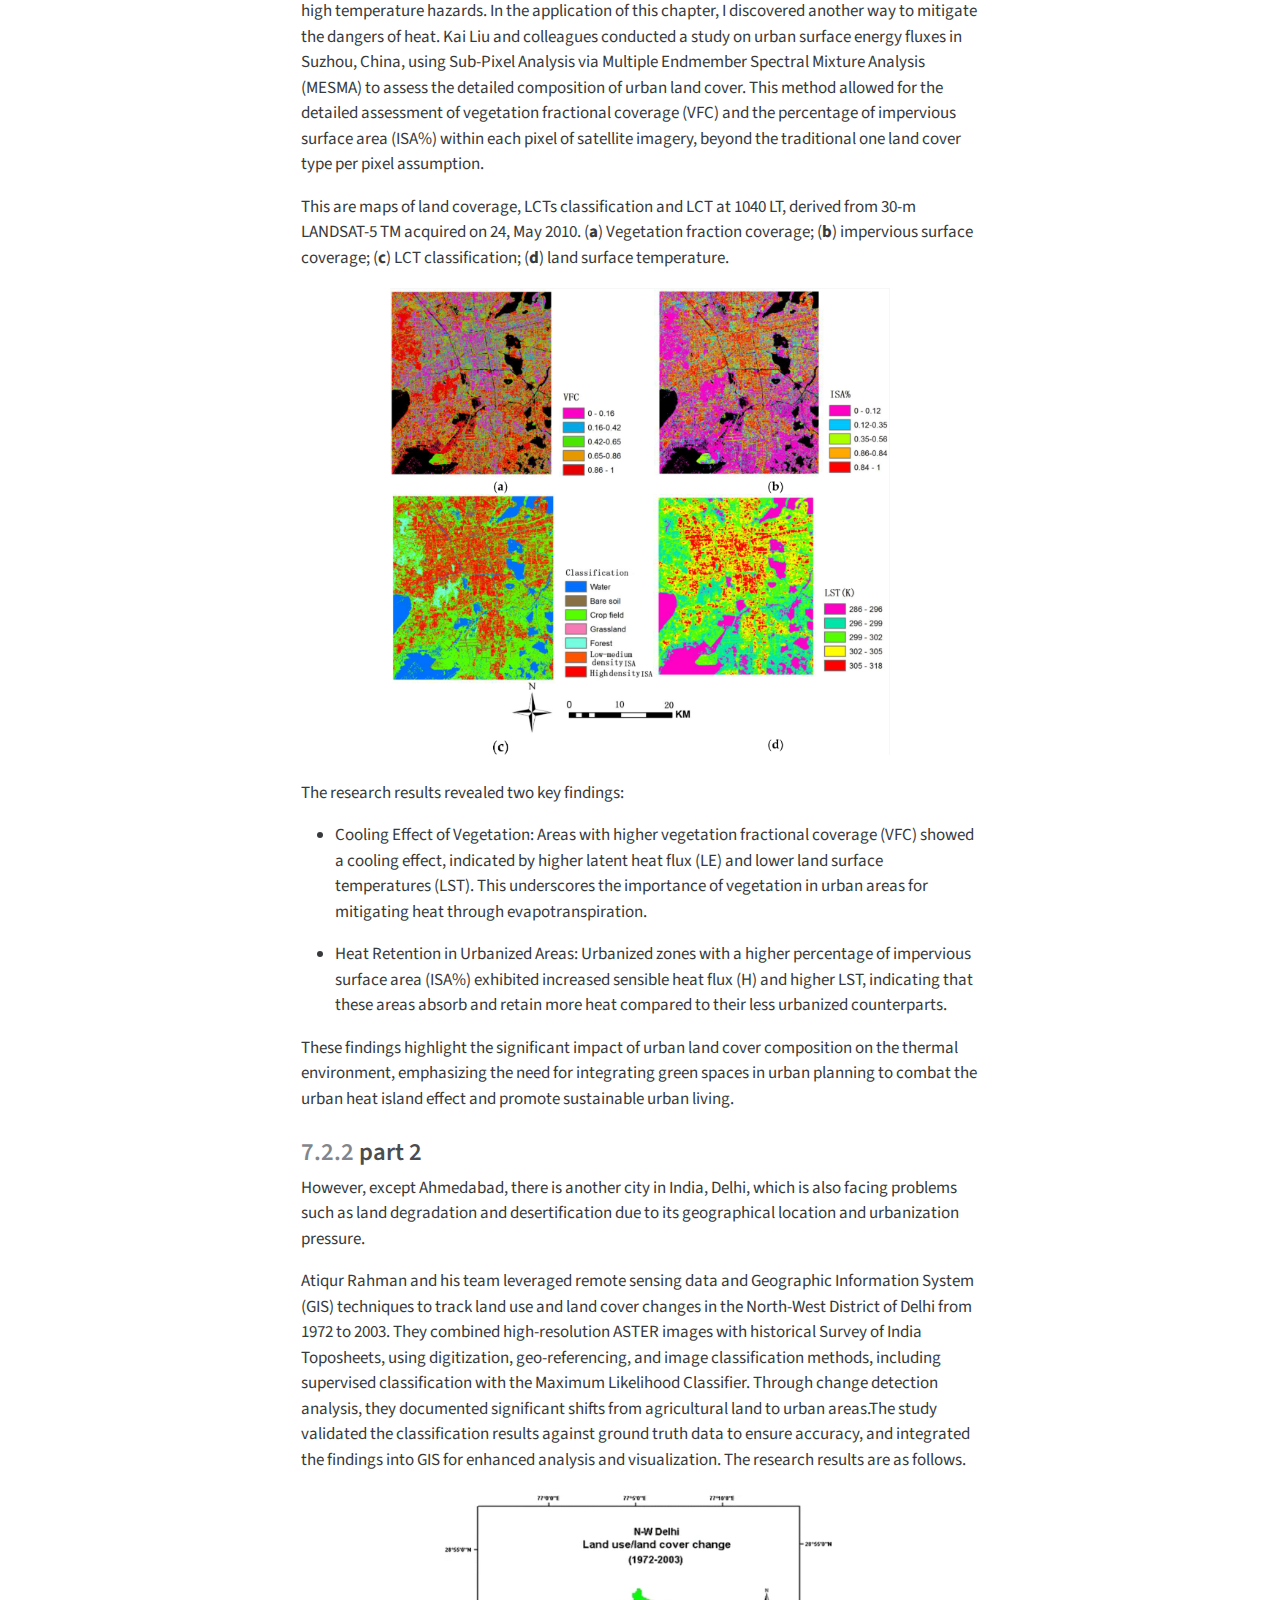
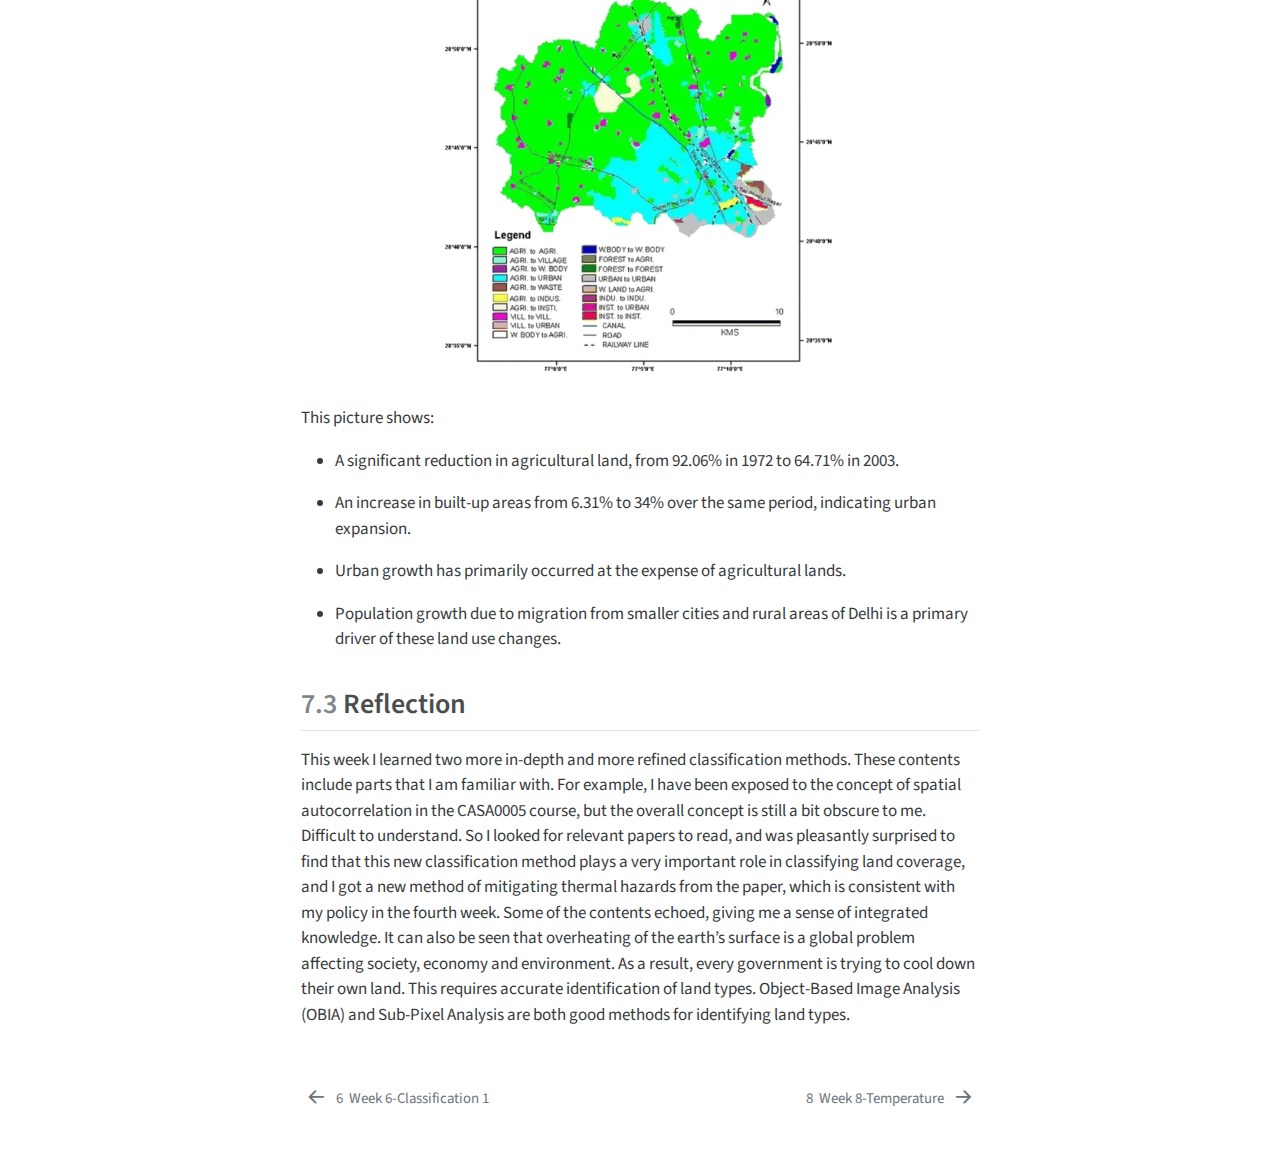
<file: docs/week7.html>
<!DOCTYPE html>
<html xmlns="http://www.w3.org/1999/xhtml" lang="en" xml:lang="en"><head>

<meta charset="utf-8">
<meta name="generator" content="quarto-1.3.450">

<meta name="viewport" content="width=device-width, initial-scale=1.0, user-scalable=yes">


<title>Remotely sensing - Learnig diary - 7&nbsp; Week 7-Classification 2</title>
<style>
code{white-space: pre-wrap;}
span.smallcaps{font-variant: small-caps;}
div.columns{display: flex; gap: min(4vw, 1.5em);}
div.column{flex: auto; overflow-x: auto;}
div.hanging-indent{margin-left: 1.5em; text-indent: -1.5em;}
ul.task-list{list-style: none;}
ul.task-list li input[type="checkbox"] {
  width: 0.8em;
  margin: 0 0.8em 0.2em -1em; /* quarto-specific, see https://github.com/quarto-dev/quarto-cli/issues/4556 */ 
  vertical-align: middle;
}
</style>


<script src="site_libs/quarto-nav/quarto-nav.js"></script>
<script src="site_libs/quarto-nav/headroom.min.js"></script>
<script src="site_libs/clipboard/clipboard.min.js"></script>
<script src="site_libs/quarto-search/autocomplete.umd.js"></script>
<script src="site_libs/quarto-search/fuse.min.js"></script>
<script src="site_libs/quarto-search/quarto-search.js"></script>
<meta name="quarto:offset" content="./">
<link href="./week8.html" rel="next">
<link href="./week6.html" rel="prev">
<script src="site_libs/quarto-html/quarto.js"></script>
<script src="site_libs/quarto-html/popper.min.js"></script>
<script src="site_libs/quarto-html/tippy.umd.min.js"></script>
<script src="site_libs/quarto-html/anchor.min.js"></script>
<link href="site_libs/quarto-html/tippy.css" rel="stylesheet">
<link href="site_libs/quarto-html/quarto-syntax-highlighting.css" rel="stylesheet" id="quarto-text-highlighting-styles">
<script src="site_libs/bootstrap/bootstrap.min.js"></script>
<link href="site_libs/bootstrap/bootstrap-icons.css" rel="stylesheet">
<link href="site_libs/bootstrap/bootstrap.min.css" rel="stylesheet" id="quarto-bootstrap" data-mode="light">
<script id="quarto-search-options" type="application/json">{
  "location": "sidebar",
  "copy-button": false,
  "collapse-after": 3,
  "panel-placement": "start",
  "type": "textbox",
  "limit": 20,
  "language": {
    "search-no-results-text": "No results",
    "search-matching-documents-text": "matching documents",
    "search-copy-link-title": "Copy link to search",
    "search-hide-matches-text": "Hide additional matches",
    "search-more-match-text": "more match in this document",
    "search-more-matches-text": "more matches in this document",
    "search-clear-button-title": "Clear",
    "search-detached-cancel-button-title": "Cancel",
    "search-submit-button-title": "Submit",
    "search-label": "Search"
  }
}</script>


</head>

<body class="nav-sidebar floating">

<div id="quarto-search-results"></div>
  <header id="quarto-header" class="headroom fixed-top">
  <nav class="quarto-secondary-nav">
    <div class="container-fluid d-flex">
      <button type="button" class="quarto-btn-toggle btn" data-bs-toggle="collapse" data-bs-target="#quarto-sidebar,#quarto-sidebar-glass" aria-controls="quarto-sidebar" aria-expanded="false" aria-label="Toggle sidebar navigation" onclick="if (window.quartoToggleHeadroom) { window.quartoToggleHeadroom(); }">
        <i class="bi bi-layout-text-sidebar-reverse"></i>
      </button>
      <nav class="quarto-page-breadcrumbs" aria-label="breadcrumb"><ol class="breadcrumb"><li class="breadcrumb-item"><a href="./week7.html"><span class="chapter-number">7</span>&nbsp; <span class="chapter-title">Week 7-Classification 2</span></a></li></ol></nav>
      <a class="flex-grow-1" role="button" data-bs-toggle="collapse" data-bs-target="#quarto-sidebar,#quarto-sidebar-glass" aria-controls="quarto-sidebar" aria-expanded="false" aria-label="Toggle sidebar navigation" onclick="if (window.quartoToggleHeadroom) { window.quartoToggleHeadroom(); }">      
      </a>
      <button type="button" class="btn quarto-search-button" aria-label="" onclick="window.quartoOpenSearch();">
        <i class="bi bi-search"></i>
      </button>
    </div>
  </nav>
</header>
<!-- content -->
<div id="quarto-content" class="quarto-container page-columns page-rows-contents page-layout-article">
<!-- sidebar -->
  <nav id="quarto-sidebar" class="sidebar collapse collapse-horizontal sidebar-navigation floating overflow-auto">
    <div class="pt-lg-2 mt-2 text-left sidebar-header">
    <div class="sidebar-title mb-0 py-0">
      <a href="./">Remotely sensing - Learnig diary</a> 
    </div>
      </div>
        <div class="mt-2 flex-shrink-0 align-items-center">
        <div class="sidebar-search">
        <div id="quarto-search" class="" title="Search"></div>
        </div>
        </div>
    <div class="sidebar-menu-container"> 
    <ul class="list-unstyled mt-1">
        <li class="sidebar-item">
  <div class="sidebar-item-container"> 
  <a href="./index.html" class="sidebar-item-text sidebar-link">
 <span class="menu-text">About</span></a>
  </div>
</li>
        <li class="sidebar-item">
  <div class="sidebar-item-container"> 
  <a href="./week1.html" class="sidebar-item-text sidebar-link">
 <span class="menu-text"><span class="chapter-number">1</span>&nbsp; <span class="chapter-title">Week 1-Introduction to Remote Sensing</span></span></a>
  </div>
</li>
        <li class="sidebar-item">
  <div class="sidebar-item-container"> 
  <a href="./week2.html" class="sidebar-item-text sidebar-link">
 <span class="menu-text"><span class="chapter-number">2</span>&nbsp; <span class="chapter-title">Week 2-Sentinel 1</span></span></a>
  </div>
</li>
        <li class="sidebar-item">
  <div class="sidebar-item-container"> 
  <a href="./week3.html" class="sidebar-item-text sidebar-link">
 <span class="menu-text"><span class="chapter-number">3</span>&nbsp; <span class="chapter-title">Week 3-Remote sensing data</span></span></a>
  </div>
</li>
        <li class="sidebar-item">
  <div class="sidebar-item-container"> 
  <a href="./week4.html" class="sidebar-item-text sidebar-link">
 <span class="menu-text"><span class="chapter-number">4</span>&nbsp; <span class="chapter-title">Week 4-Policy</span></span></a>
  </div>
</li>
        <li class="sidebar-item">
  <div class="sidebar-item-container"> 
  <a href="./week5.html" class="sidebar-item-text sidebar-link">
 <span class="menu-text"><span class="chapter-number">5</span>&nbsp; <span class="chapter-title">Week 5-Google Earth Engine</span></span></a>
  </div>
</li>
        <li class="sidebar-item">
  <div class="sidebar-item-container"> 
  <a href="./week6.html" class="sidebar-item-text sidebar-link">
 <span class="menu-text"><span class="chapter-number">6</span>&nbsp; <span class="chapter-title">Week 6-Classification 1</span></span></a>
  </div>
</li>
        <li class="sidebar-item">
  <div class="sidebar-item-container"> 
  <a href="./week7.html" class="sidebar-item-text sidebar-link active">
 <span class="menu-text"><span class="chapter-number">7</span>&nbsp; <span class="chapter-title">Week 7-Classification 2</span></span></a>
  </div>
</li>
        <li class="sidebar-item">
  <div class="sidebar-item-container"> 
  <a href="./week8.html" class="sidebar-item-text sidebar-link">
 <span class="menu-text"><span class="chapter-number">8</span>&nbsp; <span class="chapter-title">Week 8-Temperature</span></span></a>
  </div>
</li>
        <li class="sidebar-item">
  <div class="sidebar-item-container"> 
  <a href="./references.html" class="sidebar-item-text sidebar-link">
 <span class="menu-text">References</span></a>
  </div>
</li>
    </ul>
    </div>
</nav>
<div id="quarto-sidebar-glass" data-bs-toggle="collapse" data-bs-target="#quarto-sidebar,#quarto-sidebar-glass"></div>
<!-- margin-sidebar -->
    <div id="quarto-margin-sidebar" class="sidebar margin-sidebar">
        <nav id="TOC" role="doc-toc" class="toc-active">
    <h2 id="toc-title">Table of contents</h2>
   
  <ul>
  <li><a href="#summary" id="toc-summary" class="nav-link active" data-scroll-target="#summary"><span class="header-section-number">7.1</span> Summary</a>
  <ul class="collapse">
  <li><a href="#object-based-image-analysis-obia" id="toc-object-based-image-analysis-obia" class="nav-link" data-scroll-target="#object-based-image-analysis-obia"><span class="header-section-number">7.1.1</span> Object-Based Image Analysis (OBIA)</a></li>
  <li><a href="#sub-pixel-analysis" id="toc-sub-pixel-analysis" class="nav-link" data-scroll-target="#sub-pixel-analysis"><span class="header-section-number">7.1.2</span> Sub-Pixel Analysis</a></li>
  <li><a href="#accuracy-assessment" id="toc-accuracy-assessment" class="nav-link" data-scroll-target="#accuracy-assessment"><span class="header-section-number">7.1.3</span> Accuracy Assessment</a></li>
  <li><a href="#conclusion" id="toc-conclusion" class="nav-link" data-scroll-target="#conclusion"><span class="header-section-number">7.1.4</span> Conclusion</a></li>
  </ul></li>
  <li><a href="#application" id="toc-application" class="nav-link" data-scroll-target="#application"><span class="header-section-number">7.2</span> Application</a>
  <ul class="collapse">
  <li><a href="#part-1" id="toc-part-1" class="nav-link" data-scroll-target="#part-1"><span class="header-section-number">7.2.1</span> part 1</a></li>
  <li><a href="#part-2" id="toc-part-2" class="nav-link" data-scroll-target="#part-2"><span class="header-section-number">7.2.2</span> part 2</a></li>
  </ul></li>
  <li><a href="#reflection" id="toc-reflection" class="nav-link" data-scroll-target="#reflection"><span class="header-section-number">7.3</span> Reflection</a></li>
  </ul>
</nav>
    </div>
<!-- main -->
<main class="content" id="quarto-document-content">

<header id="title-block-header" class="quarto-title-block default">
<div class="quarto-title">
<h1 class="title"><span class="chapter-number">7</span>&nbsp; <span class="chapter-title">Week 7-Classification 2</span></h1>
</div>



<div class="quarto-title-meta">

    
  
    
  </div>
  

</header>

<section id="summary" class="level2" data-number="7.1">
<h2 data-number="7.1" class="anchored" data-anchor-id="summary"><span class="header-section-number">7.1</span> Summary</h2>
<p>In the realm of remote sensing, accurately classifying Earth observation (EO) images is paramount. Traditional pixel-based classification methods, while useful, often overlook the spatial relationship between pixels, known as adjacency. This oversight can be problematic due to the geographic principle that spatial entities tend to be more similar to their immediate neighbors than to those further away. It’s also rare for a pixel to be completely homogenous, meaning it typically comprises a mixture of different land covers. To address these challenges, this week we delve into Object-Based Image Analysis (OBIA) and sub-pixel analysis, which offer a more refined approach to classification tasks.</p>
<section id="object-based-image-analysis-obia" class="level3" data-number="7.1.1">
<h3 data-number="7.1.1" class="anchored" data-anchor-id="object-based-image-analysis-obia"><span class="header-section-number">7.1.1</span> Object-Based Image Analysis (OBIA)</h3>
<p>OBIA represents a shift from pixel to object-level analysis. Rather than analyzing each pixel individually, OBIA groups pixels into superpixels or supercells based on their spectral homogeneity. This process is adeptly handled by the Simple Linear Iterative Clustering (SLIC) algorithm, which creates these superpixels by:</p>
<ul>
<li>Initializing centroids within the image based on a predefined number of superpixels.</li>
<li>Iteratively clustering pixels based on their spectral similarity and proximity to centroids.</li>
<li>Adjusting centroids and boundaries to minimize intra-object variance and maximize inter-object distinction.</li>
</ul>
<p>The process relies on two key hyperparameters: the distance between initial centroids (s) and the compactness factor (m), which balances color similarity and proximity. The output is a segmented image that better reflects the true spatial structure of the observed area.</p>
</section>
<section id="sub-pixel-analysis" class="level3" data-number="7.1.2">
<h3 data-number="7.1.2" class="anchored" data-anchor-id="sub-pixel-analysis"><span class="header-section-number">7.1.2</span> Sub-Pixel Analysis</h3>
<p>Where OBIA groups pixels, sub-pixel analysis goes a level deeper by examining the composition within individual pixels. Recognizing that pixels often contain a mix of land cover types, sub-pixel analysis estimates the proportion of each cover type present. Spectral Mixture Analysis (SMA) is commonly employed for this purpose, using spectrally pure endmembers as references to deconstruct a pixel’s spectral signature into its constituent parts.</p>
<p>The methodology can be outlined as follows:</p>
<ul>
<li>Identify spectrally pure endmembers that represent distinct land cover types.</li>
<li>Apply a matrix-based approach to solve for the proportions of each land cover type within the pixel, often visualized through a V-I-S (Vegetation-Impervious surface-Soil) model.</li>
</ul>
</section>
<section id="accuracy-assessment" class="level3" data-number="7.1.3">
<h3 data-number="7.1.3" class="anchored" data-anchor-id="accuracy-assessment"><span class="header-section-number">7.1.3</span> Accuracy Assessment</h3>
<p>An integral part of these techniques is accuracy assessment. New datasets are used to validate classification outputs, with strategies such as spatial cross-validation enhancing the reliability of the results. Spatial cross-validation partitions the data into spatially disjoint sets, avoiding the pitfall of training and testing the model on autocorrelated samples. This method ensures that the model’s performance is tested on geographically independent data points.</p>
</section>
<section id="conclusion" class="level3" data-number="7.1.4">
<h3 data-number="7.1.4" class="anchored" data-anchor-id="conclusion"><span class="header-section-number">7.1.4</span> Conclusion</h3>
<p>OBIA and sub-pixel analysis present a substantial improvement over traditional methods, acknowledging the complex nature of spatial data. These techniques not only consider the homogeneity within pixels but also the relatedness of adjacent areas, thus creating more accurate and geographically sensible classification models.</p>
</section>
</section>
<section id="application" class="level2" data-number="7.2">
<h2 data-number="7.2" class="anchored" data-anchor-id="application"><span class="header-section-number">7.2</span> Application</h2>
<section id="part-1" class="level3" data-number="7.2.1">
<h3 data-number="7.2.1" class="anchored" data-anchor-id="part-1"><span class="header-section-number">7.2.1</span> part 1</h3>
<p>In the past few weeks, I have been paying close attention to Ahmedabad in India because of its high temperature hazards. In the application of this chapter, I discovered another way to mitigate the dangers of heat. Kai Liu and colleagues conducted a study on urban surface energy fluxes in Suzhou, China, using Sub-Pixel Analysis via Multiple Endmember Spectral Mixture Analysis (MESMA) to assess the detailed composition of urban land cover. This method allowed for the detailed assessment of vegetation fractional coverage (VFC) and the percentage of impervious surface area (ISA%) within each pixel of satellite imagery, beyond the traditional one land cover type per pixel assumption.</p>
<p>This are maps of land coverage, LCTs classification and LCT at 1040 LT, derived from 30-m LANDSAT-5 TM acquired on 24, May 2010. (<strong>a</strong>) Vegetation fraction coverage; (<strong>b</strong>) impervious surface coverage; (<strong>c</strong>) LCT classification; (<strong>d</strong>) land surface temperature.</p>
<div class="quarto-figure quarto-figure-center">
<figure class="figure">
<p><img src="images/10.png" class="img-fluid figure-img" width="500"></p>
</figure>
</div>
<p>The research results revealed two key findings:</p>
<ul>
<li><p>Cooling Effect of Vegetation: Areas with higher vegetation fractional coverage (VFC) showed a cooling effect, indicated by higher latent heat flux (LE) and lower land surface temperatures (LST). This underscores the importance of vegetation in urban areas for mitigating heat through evapotranspiration.</p></li>
<li><p>Heat Retention in Urbanized Areas: Urbanized zones with a higher percentage of impervious surface area (ISA%) exhibited increased sensible heat flux (H) and higher LST, indicating that these areas absorb and retain more heat compared to their less urbanized counterparts.</p></li>
</ul>
<p>These findings highlight the significant impact of urban land cover composition on the thermal environment, emphasizing the need for integrating green spaces in urban planning to combat the urban heat island effect and promote sustainable urban living.</p>
</section>
<section id="part-2" class="level3" data-number="7.2.2">
<h3 data-number="7.2.2" class="anchored" data-anchor-id="part-2"><span class="header-section-number">7.2.2</span> part 2</h3>
<p>However, except Ahmedabad, there is another city in India, Delhi, which is also facing problems such as land degradation and desertification due to its geographical location and urbanization pressure.</p>
<p>Atiqur Rahman and his team leveraged remote sensing data and Geographic Information System (GIS) techniques to track land use and land cover changes in the North-West District of Delhi from 1972 to 2003. They combined high-resolution ASTER images with historical Survey of India Toposheets, using digitization, geo-referencing, and image classification methods, including supervised classification with the Maximum Likelihood Classifier. Through change detection analysis, they documented significant shifts from agricultural land to urban areas.The study validated the classification results against ground truth data to ensure accuracy, and integrated the findings into GIS for enhanced analysis and visualization. The research results are as follows.</p>
<div class="quarto-figure quarto-figure-center">
<figure class="figure">
<p><img src="images/7.png" class="img-fluid figure-img" width="400"></p>
</figure>
</div>
<p>This picture shows:</p>
<ul>
<li><p>A significant reduction in agricultural land, from 92.06% in 1972 to 64.71% in 2003.</p></li>
<li><p>An increase in built-up areas from 6.31% to 34% over the same period, indicating urban expansion.</p></li>
<li><p>Urban growth has primarily occurred at the expense of agricultural lands.</p></li>
<li><p>Population growth due to migration from smaller cities and rural areas of Delhi is a primary driver of these land use changes.</p></li>
</ul>
</section>
</section>
<section id="reflection" class="level2" data-number="7.3">
<h2 data-number="7.3" class="anchored" data-anchor-id="reflection"><span class="header-section-number">7.3</span> Reflection</h2>
<p>This week I learned two more in-depth and more refined classification methods. These contents include parts that I am familiar with. For example, I have been exposed to the concept of spatial autocorrelation in the CASA0005 course, but the overall concept is still a bit obscure to me. Difficult to understand. So I looked for relevant papers to read, and was pleasantly surprised to find that this new classification method plays a very important role in classifying land coverage, and I got a new method of mitigating thermal hazards from the paper, which is consistent with my policy in the fourth week. Some of the contents echoed, giving me a sense of integrated knowledge. It can also be seen that overheating of the earth’s surface is a global problem affecting society, economy and environment. As a result, every government is trying to cool down their own land. This requires accurate identification of land types. Object-Based Image Analysis (OBIA) and Sub-Pixel Analysis are both good methods for identifying land types.</p>


</section>

</main> <!-- /main -->
<script id="quarto-html-after-body" type="application/javascript">
window.document.addEventListener("DOMContentLoaded", function (event) {
  const toggleBodyColorMode = (bsSheetEl) => {
    const mode = bsSheetEl.getAttribute("data-mode");
    const bodyEl = window.document.querySelector("body");
    if (mode === "dark") {
      bodyEl.classList.add("quarto-dark");
      bodyEl.classList.remove("quarto-light");
    } else {
      bodyEl.classList.add("quarto-light");
      bodyEl.classList.remove("quarto-dark");
    }
  }
  const toggleBodyColorPrimary = () => {
    const bsSheetEl = window.document.querySelector("link#quarto-bootstrap");
    if (bsSheetEl) {
      toggleBodyColorMode(bsSheetEl);
    }
  }
  toggleBodyColorPrimary();  
  const icon = "";
  const anchorJS = new window.AnchorJS();
  anchorJS.options = {
    placement: 'right',
    icon: icon
  };
  anchorJS.add('.anchored');
  const isCodeAnnotation = (el) => {
    for (const clz of el.classList) {
      if (clz.startsWith('code-annotation-')) {                     
        return true;
      }
    }
    return false;
  }
  const clipboard = new window.ClipboardJS('.code-copy-button', {
    text: function(trigger) {
      const codeEl = trigger.previousElementSibling.cloneNode(true);
      for (const childEl of codeEl.children) {
        if (isCodeAnnotation(childEl)) {
          childEl.remove();
        }
      }
      return codeEl.innerText;
    }
  });
  clipboard.on('success', function(e) {
    // button target
    const button = e.trigger;
    // don't keep focus
    button.blur();
    // flash "checked"
    button.classList.add('code-copy-button-checked');
    var currentTitle = button.getAttribute("title");
    button.setAttribute("title", "Copied!");
    let tooltip;
    if (window.bootstrap) {
      button.setAttribute("data-bs-toggle", "tooltip");
      button.setAttribute("data-bs-placement", "left");
      button.setAttribute("data-bs-title", "Copied!");
      tooltip = new bootstrap.Tooltip(button, 
        { trigger: "manual", 
          customClass: "code-copy-button-tooltip",
          offset: [0, -8]});
      tooltip.show();    
    }
    setTimeout(function() {
      if (tooltip) {
        tooltip.hide();
        button.removeAttribute("data-bs-title");
        button.removeAttribute("data-bs-toggle");
        button.removeAttribute("data-bs-placement");
      }
      button.setAttribute("title", currentTitle);
      button.classList.remove('code-copy-button-checked');
    }, 1000);
    // clear code selection
    e.clearSelection();
  });
  function tippyHover(el, contentFn) {
    const config = {
      allowHTML: true,
      content: contentFn,
      maxWidth: 500,
      delay: 100,
      arrow: false,
      appendTo: function(el) {
          return el.parentElement;
      },
      interactive: true,
      interactiveBorder: 10,
      theme: 'quarto',
      placement: 'bottom-start'
    };
    window.tippy(el, config); 
  }
  const noterefs = window.document.querySelectorAll('a[role="doc-noteref"]');
  for (var i=0; i<noterefs.length; i++) {
    const ref = noterefs[i];
    tippyHover(ref, function() {
      // use id or data attribute instead here
      let href = ref.getAttribute('data-footnote-href') || ref.getAttribute('href');
      try { href = new URL(href).hash; } catch {}
      const id = href.replace(/^#\/?/, "");
      const note = window.document.getElementById(id);
      return note.innerHTML;
    });
  }
      let selectedAnnoteEl;
      const selectorForAnnotation = ( cell, annotation) => {
        let cellAttr = 'data-code-cell="' + cell + '"';
        let lineAttr = 'data-code-annotation="' +  annotation + '"';
        const selector = 'span[' + cellAttr + '][' + lineAttr + ']';
        return selector;
      }
      const selectCodeLines = (annoteEl) => {
        const doc = window.document;
        const targetCell = annoteEl.getAttribute("data-target-cell");
        const targetAnnotation = annoteEl.getAttribute("data-target-annotation");
        const annoteSpan = window.document.querySelector(selectorForAnnotation(targetCell, targetAnnotation));
        const lines = annoteSpan.getAttribute("data-code-lines").split(",");
        const lineIds = lines.map((line) => {
          return targetCell + "-" + line;
        })
        let top = null;
        let height = null;
        let parent = null;
        if (lineIds.length > 0) {
            //compute the position of the single el (top and bottom and make a div)
            const el = window.document.getElementById(lineIds[0]);
            top = el.offsetTop;
            height = el.offsetHeight;
            parent = el.parentElement.parentElement;
          if (lineIds.length > 1) {
            const lastEl = window.document.getElementById(lineIds[lineIds.length - 1]);
            const bottom = lastEl.offsetTop + lastEl.offsetHeight;
            height = bottom - top;
          }
          if (top !== null && height !== null && parent !== null) {
            // cook up a div (if necessary) and position it 
            let div = window.document.getElementById("code-annotation-line-highlight");
            if (div === null) {
              div = window.document.createElement("div");
              div.setAttribute("id", "code-annotation-line-highlight");
              div.style.position = 'absolute';
              parent.appendChild(div);
            }
            div.style.top = top - 2 + "px";
            div.style.height = height + 4 + "px";
            let gutterDiv = window.document.getElementById("code-annotation-line-highlight-gutter");
            if (gutterDiv === null) {
              gutterDiv = window.document.createElement("div");
              gutterDiv.setAttribute("id", "code-annotation-line-highlight-gutter");
              gutterDiv.style.position = 'absolute';
              const codeCell = window.document.getElementById(targetCell);
              const gutter = codeCell.querySelector('.code-annotation-gutter');
              gutter.appendChild(gutterDiv);
            }
            gutterDiv.style.top = top - 2 + "px";
            gutterDiv.style.height = height + 4 + "px";
          }
          selectedAnnoteEl = annoteEl;
        }
      };
      const unselectCodeLines = () => {
        const elementsIds = ["code-annotation-line-highlight", "code-annotation-line-highlight-gutter"];
        elementsIds.forEach((elId) => {
          const div = window.document.getElementById(elId);
          if (div) {
            div.remove();
          }
        });
        selectedAnnoteEl = undefined;
      };
      // Attach click handler to the DT
      const annoteDls = window.document.querySelectorAll('dt[data-target-cell]');
      for (const annoteDlNode of annoteDls) {
        annoteDlNode.addEventListener('click', (event) => {
          const clickedEl = event.target;
          if (clickedEl !== selectedAnnoteEl) {
            unselectCodeLines();
            const activeEl = window.document.querySelector('dt[data-target-cell].code-annotation-active');
            if (activeEl) {
              activeEl.classList.remove('code-annotation-active');
            }
            selectCodeLines(clickedEl);
            clickedEl.classList.add('code-annotation-active');
          } else {
            // Unselect the line
            unselectCodeLines();
            clickedEl.classList.remove('code-annotation-active');
          }
        });
      }
  const findCites = (el) => {
    const parentEl = el.parentElement;
    if (parentEl) {
      const cites = parentEl.dataset.cites;
      if (cites) {
        return {
          el,
          cites: cites.split(' ')
        };
      } else {
        return findCites(el.parentElement)
      }
    } else {
      return undefined;
    }
  };
  var bibliorefs = window.document.querySelectorAll('a[role="doc-biblioref"]');
  for (var i=0; i<bibliorefs.length; i++) {
    const ref = bibliorefs[i];
    const citeInfo = findCites(ref);
    if (citeInfo) {
      tippyHover(citeInfo.el, function() {
        var popup = window.document.createElement('div');
        citeInfo.cites.forEach(function(cite) {
          var citeDiv = window.document.createElement('div');
          citeDiv.classList.add('hanging-indent');
          citeDiv.classList.add('csl-entry');
          var biblioDiv = window.document.getElementById('ref-' + cite);
          if (biblioDiv) {
            citeDiv.innerHTML = biblioDiv.innerHTML;
          }
          popup.appendChild(citeDiv);
        });
        return popup.innerHTML;
      });
    }
  }
});
</script>
<nav class="page-navigation">
  <div class="nav-page nav-page-previous">
      <a href="./week6.html" class="pagination-link">
        <i class="bi bi-arrow-left-short"></i> <span class="nav-page-text"><span class="chapter-number">6</span>&nbsp; <span class="chapter-title">Week 6-Classification 1</span></span>
      </a>          
  </div>
  <div class="nav-page nav-page-next">
      <a href="./week8.html" class="pagination-link">
        <span class="nav-page-text"><span class="chapter-number">8</span>&nbsp; <span class="chapter-title">Week 8-Temperature</span></span> <i class="bi bi-arrow-right-short"></i>
      </a>
  </div>
</nav>
</div> <!-- /content -->



</body></html>
</file>
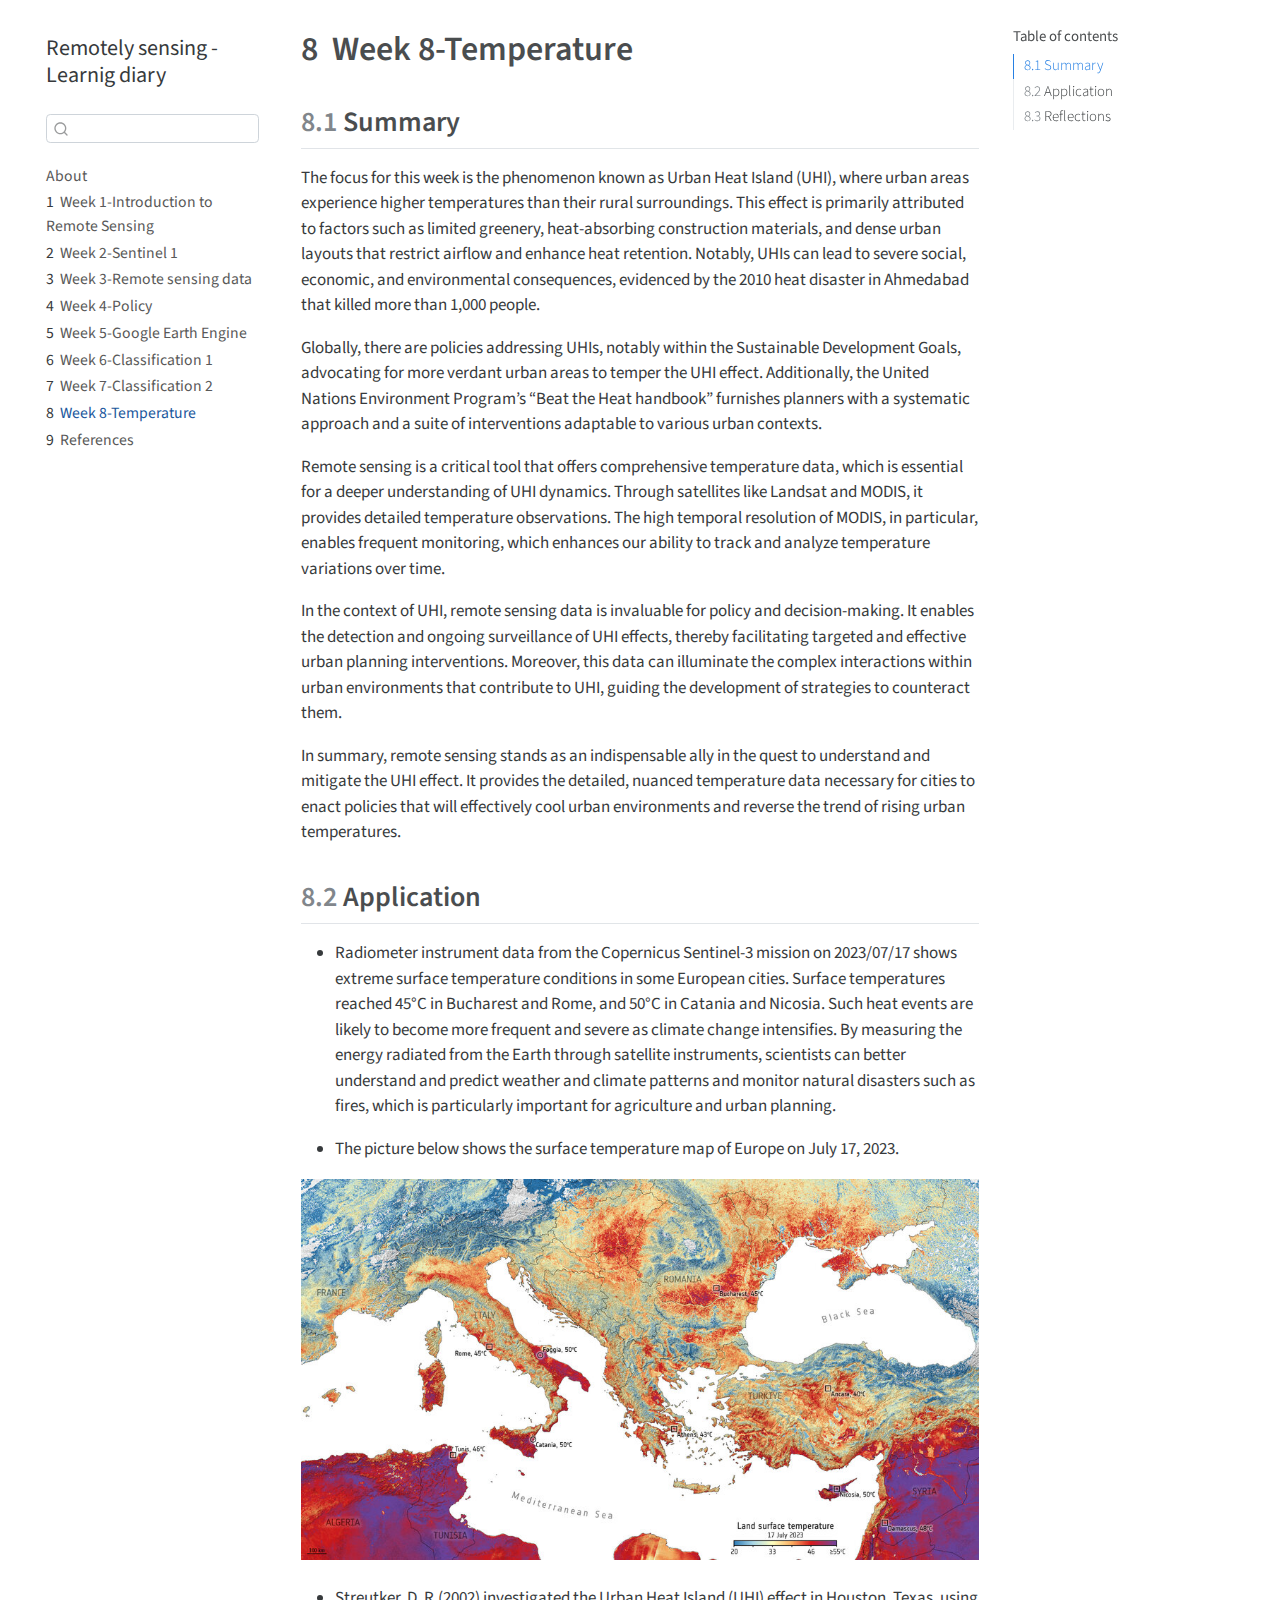
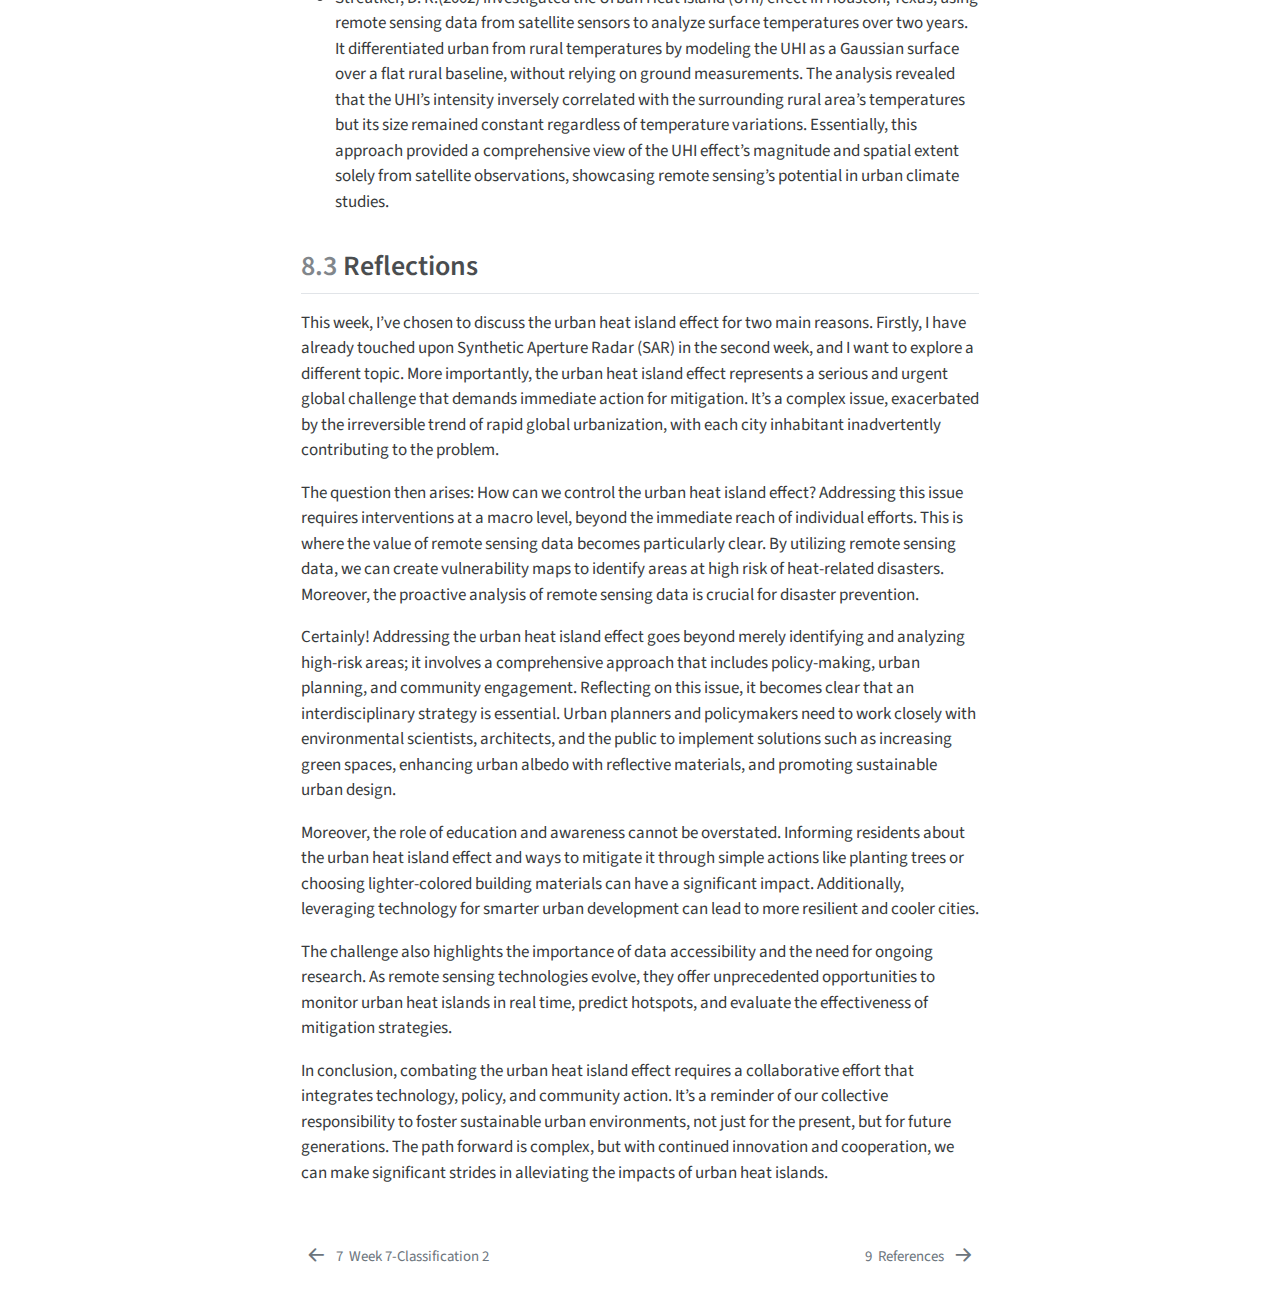
<file: docs/week8.html>
<!DOCTYPE html>
<html xmlns="http://www.w3.org/1999/xhtml" lang="en" xml:lang="en"><head>

<meta charset="utf-8">
<meta name="generator" content="quarto-1.3.450">

<meta name="viewport" content="width=device-width, initial-scale=1.0, user-scalable=yes">


<title>Remotely sensing - Learnig diary - 8&nbsp; Week 8-Temperature</title>
<style>
code{white-space: pre-wrap;}
span.smallcaps{font-variant: small-caps;}
div.columns{display: flex; gap: min(4vw, 1.5em);}
div.column{flex: auto; overflow-x: auto;}
div.hanging-indent{margin-left: 1.5em; text-indent: -1.5em;}
ul.task-list{list-style: none;}
ul.task-list li input[type="checkbox"] {
  width: 0.8em;
  margin: 0 0.8em 0.2em -1em; /* quarto-specific, see https://github.com/quarto-dev/quarto-cli/issues/4556 */ 
  vertical-align: middle;
}
</style>


<script src="site_libs/quarto-nav/quarto-nav.js"></script>
<script src="site_libs/quarto-nav/headroom.min.js"></script>
<script src="site_libs/clipboard/clipboard.min.js"></script>
<script src="site_libs/quarto-search/autocomplete.umd.js"></script>
<script src="site_libs/quarto-search/fuse.min.js"></script>
<script src="site_libs/quarto-search/quarto-search.js"></script>
<meta name="quarto:offset" content="./">
<link href="./references.html" rel="next">
<link href="./week7.html" rel="prev">
<script src="site_libs/quarto-html/quarto.js"></script>
<script src="site_libs/quarto-html/popper.min.js"></script>
<script src="site_libs/quarto-html/tippy.umd.min.js"></script>
<script src="site_libs/quarto-html/anchor.min.js"></script>
<link href="site_libs/quarto-html/tippy.css" rel="stylesheet">
<link href="site_libs/quarto-html/quarto-syntax-highlighting.css" rel="stylesheet" id="quarto-text-highlighting-styles">
<script src="site_libs/bootstrap/bootstrap.min.js"></script>
<link href="site_libs/bootstrap/bootstrap-icons.css" rel="stylesheet">
<link href="site_libs/bootstrap/bootstrap.min.css" rel="stylesheet" id="quarto-bootstrap" data-mode="light">
<script id="quarto-search-options" type="application/json">{
  "location": "sidebar",
  "copy-button": false,
  "collapse-after": 3,
  "panel-placement": "start",
  "type": "textbox",
  "limit": 20,
  "language": {
    "search-no-results-text": "No results",
    "search-matching-documents-text": "matching documents",
    "search-copy-link-title": "Copy link to search",
    "search-hide-matches-text": "Hide additional matches",
    "search-more-match-text": "more match in this document",
    "search-more-matches-text": "more matches in this document",
    "search-clear-button-title": "Clear",
    "search-detached-cancel-button-title": "Cancel",
    "search-submit-button-title": "Submit",
    "search-label": "Search"
  }
}</script>


</head>

<body class="nav-sidebar floating">

<div id="quarto-search-results"></div>
  <header id="quarto-header" class="headroom fixed-top">
  <nav class="quarto-secondary-nav">
    <div class="container-fluid d-flex">
      <button type="button" class="quarto-btn-toggle btn" data-bs-toggle="collapse" data-bs-target="#quarto-sidebar,#quarto-sidebar-glass" aria-controls="quarto-sidebar" aria-expanded="false" aria-label="Toggle sidebar navigation" onclick="if (window.quartoToggleHeadroom) { window.quartoToggleHeadroom(); }">
        <i class="bi bi-layout-text-sidebar-reverse"></i>
      </button>
      <nav class="quarto-page-breadcrumbs" aria-label="breadcrumb"><ol class="breadcrumb"><li class="breadcrumb-item"><a href="./week8.html"><span class="chapter-number">8</span>&nbsp; <span class="chapter-title">Week 8-Temperature</span></a></li></ol></nav>
      <a class="flex-grow-1" role="button" data-bs-toggle="collapse" data-bs-target="#quarto-sidebar,#quarto-sidebar-glass" aria-controls="quarto-sidebar" aria-expanded="false" aria-label="Toggle sidebar navigation" onclick="if (window.quartoToggleHeadroom) { window.quartoToggleHeadroom(); }">      
      </a>
      <button type="button" class="btn quarto-search-button" aria-label="" onclick="window.quartoOpenSearch();">
        <i class="bi bi-search"></i>
      </button>
    </div>
  </nav>
</header>
<!-- content -->
<div id="quarto-content" class="quarto-container page-columns page-rows-contents page-layout-article">
<!-- sidebar -->
  <nav id="quarto-sidebar" class="sidebar collapse collapse-horizontal sidebar-navigation floating overflow-auto">
    <div class="pt-lg-2 mt-2 text-left sidebar-header">
    <div class="sidebar-title mb-0 py-0">
      <a href="./">Remotely sensing - Learnig diary</a> 
    </div>
      </div>
        <div class="mt-2 flex-shrink-0 align-items-center">
        <div class="sidebar-search">
        <div id="quarto-search" class="" title="Search"></div>
        </div>
        </div>
    <div class="sidebar-menu-container"> 
    <ul class="list-unstyled mt-1">
        <li class="sidebar-item">
  <div class="sidebar-item-container"> 
  <a href="./index.html" class="sidebar-item-text sidebar-link">
 <span class="menu-text">About</span></a>
  </div>
</li>
        <li class="sidebar-item">
  <div class="sidebar-item-container"> 
  <a href="./week1.html" class="sidebar-item-text sidebar-link">
 <span class="menu-text"><span class="chapter-number">1</span>&nbsp; <span class="chapter-title">Week 1-Introduction to Remote Sensing</span></span></a>
  </div>
</li>
        <li class="sidebar-item">
  <div class="sidebar-item-container"> 
  <a href="./week2.html" class="sidebar-item-text sidebar-link">
 <span class="menu-text"><span class="chapter-number">2</span>&nbsp; <span class="chapter-title">Week 2-Sentinel 1</span></span></a>
  </div>
</li>
        <li class="sidebar-item">
  <div class="sidebar-item-container"> 
  <a href="./week3.html" class="sidebar-item-text sidebar-link">
 <span class="menu-text"><span class="chapter-number">3</span>&nbsp; <span class="chapter-title">Week 3-Remote sensing data</span></span></a>
  </div>
</li>
        <li class="sidebar-item">
  <div class="sidebar-item-container"> 
  <a href="./week4.html" class="sidebar-item-text sidebar-link">
 <span class="menu-text"><span class="chapter-number">4</span>&nbsp; <span class="chapter-title">Week 4-Policy</span></span></a>
  </div>
</li>
        <li class="sidebar-item">
  <div class="sidebar-item-container"> 
  <a href="./week5.html" class="sidebar-item-text sidebar-link">
 <span class="menu-text"><span class="chapter-number">5</span>&nbsp; <span class="chapter-title">Week 5-Google Earth Engine</span></span></a>
  </div>
</li>
        <li class="sidebar-item">
  <div class="sidebar-item-container"> 
  <a href="./week6.html" class="sidebar-item-text sidebar-link">
 <span class="menu-text"><span class="chapter-number">6</span>&nbsp; <span class="chapter-title">Week 6-Classification 1</span></span></a>
  </div>
</li>
        <li class="sidebar-item">
  <div class="sidebar-item-container"> 
  <a href="./week7.html" class="sidebar-item-text sidebar-link">
 <span class="menu-text"><span class="chapter-number">7</span>&nbsp; <span class="chapter-title">Week 7-Classification 2</span></span></a>
  </div>
</li>
        <li class="sidebar-item">
  <div class="sidebar-item-container"> 
  <a href="./week8.html" class="sidebar-item-text sidebar-link active">
 <span class="menu-text"><span class="chapter-number">8</span>&nbsp; <span class="chapter-title">Week 8-Temperature</span></span></a>
  </div>
</li>
        <li class="sidebar-item">
  <div class="sidebar-item-container"> 
  <a href="./references.html" class="sidebar-item-text sidebar-link">
 <span class="menu-text"><span class="chapter-number">9</span>&nbsp; <span class="chapter-title">References</span></span></a>
  </div>
</li>
    </ul>
    </div>
</nav>
<div id="quarto-sidebar-glass" data-bs-toggle="collapse" data-bs-target="#quarto-sidebar,#quarto-sidebar-glass"></div>
<!-- margin-sidebar -->
    <div id="quarto-margin-sidebar" class="sidebar margin-sidebar">
        <nav id="TOC" role="doc-toc" class="toc-active">
    <h2 id="toc-title">Table of contents</h2>
   
  <ul>
  <li><a href="#summary" id="toc-summary" class="nav-link active" data-scroll-target="#summary"><span class="header-section-number">8.1</span> Summary</a></li>
  <li><a href="#application" id="toc-application" class="nav-link" data-scroll-target="#application"><span class="header-section-number">8.2</span> Application</a></li>
  <li><a href="#reflections" id="toc-reflections" class="nav-link" data-scroll-target="#reflections"><span class="header-section-number">8.3</span> Reflections</a></li>
  </ul>
</nav>
    </div>
<!-- main -->
<main class="content" id="quarto-document-content">

<header id="title-block-header" class="quarto-title-block default">
<div class="quarto-title">
<h1 class="title"><span class="chapter-number">8</span>&nbsp; <span class="chapter-title">Week 8-Temperature</span></h1>
</div>



<div class="quarto-title-meta">

    
  
    
  </div>
  

</header>

<section id="summary" class="level2" data-number="8.1">
<h2 data-number="8.1" class="anchored" data-anchor-id="summary"><span class="header-section-number">8.1</span> Summary</h2>
<p>The focus for this week is the phenomenon known as Urban Heat Island (UHI), where urban areas experience higher temperatures than their rural surroundings. This effect is primarily attributed to factors such as limited greenery, heat-absorbing construction materials, and dense urban layouts that restrict airflow and enhance heat retention. Notably, UHIs can lead to severe social, economic, and environmental consequences, evidenced by the 2010 heat disaster in Ahmedabad that killed more than 1,000 people.</p>
<p>Globally, there are policies addressing UHIs, notably within the Sustainable Development Goals, advocating for more verdant urban areas to temper the UHI effect. Additionally, the United Nations Environment Program’s “Beat the Heat handbook” furnishes planners with a systematic approach and a suite of interventions adaptable to various urban contexts.</p>
<p>Remote sensing is a critical tool that offers comprehensive temperature data, which is essential for a deeper understanding of UHI dynamics. Through satellites like Landsat and MODIS, it provides detailed temperature observations. The high temporal resolution of MODIS, in particular, enables frequent monitoring, which enhances our ability to track and analyze temperature variations over time.</p>
<p>In the context of UHI, remote sensing data is invaluable for policy and decision-making. It enables the detection and ongoing surveillance of UHI effects, thereby facilitating targeted and effective urban planning interventions. Moreover, this data can illuminate the complex interactions within urban environments that contribute to UHI, guiding the development of strategies to counteract them.</p>
<p>In summary, remote sensing stands as an indispensable ally in the quest to understand and mitigate the UHI effect. It provides the detailed, nuanced temperature data necessary for cities to enact policies that will effectively cool urban environments and reverse the trend of rising urban temperatures.</p>
</section>
<section id="application" class="level2" data-number="8.2">
<h2 data-number="8.2" class="anchored" data-anchor-id="application"><span class="header-section-number">8.2</span> Application</h2>
<ul>
<li><p>Radiometer instrument data from the Copernicus Sentinel-3 mission on 2023/07/17 shows extreme surface temperature conditions in some European cities. Surface temperatures reached 45°C in Bucharest and Rome, and 50°C in Catania and Nicosia. Such heat events are likely to become more frequent and severe as climate change intensifies. By measuring the energy radiated from the Earth through satellite instruments, scientists can better understand and predict weather and climate patterns and monitor natural disasters such as fires, which is particularly important for agriculture and urban planning.</p></li>
<li><p>The picture below shows the surface temperature map of Europe on July 17, 2023.</p></li>
</ul>
<div class="quarto-figure quarto-figure-center">
<figure class="figure">
<p><img src="images/5.jpg" class="img-fluid figure-img"></p>
</figure>
</div>
<ul>
<li>Streutker, D. R.(2002) investigated the Urban Heat Island (UHI) effect in Houston, Texas, using remote sensing data from satellite sensors to analyze surface temperatures over two years. It differentiated urban from rural temperatures by modeling the UHI as a Gaussian surface over a flat rural baseline, without relying on ground measurements. The analysis revealed that the UHI’s intensity inversely correlated with the surrounding rural area’s temperatures but its size remained constant regardless of temperature variations. Essentially, this approach provided a comprehensive view of the UHI effect’s magnitude and spatial extent solely from satellite observations, showcasing remote sensing’s potential in urban climate studies.</li>
</ul>
</section>
<section id="reflections" class="level2" data-number="8.3">
<h2 data-number="8.3" class="anchored" data-anchor-id="reflections"><span class="header-section-number">8.3</span> Reflections</h2>
<p>This week, I’ve chosen to discuss the urban heat island effect for two main reasons. Firstly, I have already touched upon Synthetic Aperture Radar (SAR) in the second week, and I want to explore a different topic. More importantly, the urban heat island effect represents a serious and urgent global challenge that demands immediate action for mitigation. It’s a complex issue, exacerbated by the irreversible trend of rapid global urbanization, with each city inhabitant inadvertently contributing to the problem.</p>
<p>The question then arises: How can we control the urban heat island effect? Addressing this issue requires interventions at a macro level, beyond the immediate reach of individual efforts. This is where the value of remote sensing data becomes particularly clear. By utilizing remote sensing data, we can create vulnerability maps to identify areas at high risk of heat-related disasters. Moreover, the proactive analysis of remote sensing data is crucial for disaster prevention.</p>
<p>Certainly! Addressing the urban heat island effect goes beyond merely identifying and analyzing high-risk areas; it involves a comprehensive approach that includes policy-making, urban planning, and community engagement. Reflecting on this issue, it becomes clear that an interdisciplinary strategy is essential. Urban planners and policymakers need to work closely with environmental scientists, architects, and the public to implement solutions such as increasing green spaces, enhancing urban albedo with reflective materials, and promoting sustainable urban design.</p>
<p>Moreover, the role of education and awareness cannot be overstated. Informing residents about the urban heat island effect and ways to mitigate it through simple actions like planting trees or choosing lighter-colored building materials can have a significant impact. Additionally, leveraging technology for smarter urban development can lead to more resilient and cooler cities.</p>
<p>The challenge also highlights the importance of data accessibility and the need for ongoing research. As remote sensing technologies evolve, they offer unprecedented opportunities to monitor urban heat islands in real time, predict hotspots, and evaluate the effectiveness of mitigation strategies.</p>
<p>In conclusion, combating the urban heat island effect requires a collaborative effort that integrates technology, policy, and community action. It’s a reminder of our collective responsibility to foster sustainable urban environments, not just for the present, but for future generations. The path forward is complex, but with continued innovation and cooperation, we can make significant strides in alleviating the impacts of urban heat islands.</p>


</section>

</main> <!-- /main -->
<script id="quarto-html-after-body" type="application/javascript">
window.document.addEventListener("DOMContentLoaded", function (event) {
  const toggleBodyColorMode = (bsSheetEl) => {
    const mode = bsSheetEl.getAttribute("data-mode");
    const bodyEl = window.document.querySelector("body");
    if (mode === "dark") {
      bodyEl.classList.add("quarto-dark");
      bodyEl.classList.remove("quarto-light");
    } else {
      bodyEl.classList.add("quarto-light");
      bodyEl.classList.remove("quarto-dark");
    }
  }
  const toggleBodyColorPrimary = () => {
    const bsSheetEl = window.document.querySelector("link#quarto-bootstrap");
    if (bsSheetEl) {
      toggleBodyColorMode(bsSheetEl);
    }
  }
  toggleBodyColorPrimary();  
  const icon = "";
  const anchorJS = new window.AnchorJS();
  anchorJS.options = {
    placement: 'right',
    icon: icon
  };
  anchorJS.add('.anchored');
  const isCodeAnnotation = (el) => {
    for (const clz of el.classList) {
      if (clz.startsWith('code-annotation-')) {                     
        return true;
      }
    }
    return false;
  }
  const clipboard = new window.ClipboardJS('.code-copy-button', {
    text: function(trigger) {
      const codeEl = trigger.previousElementSibling.cloneNode(true);
      for (const childEl of codeEl.children) {
        if (isCodeAnnotation(childEl)) {
          childEl.remove();
        }
      }
      return codeEl.innerText;
    }
  });
  clipboard.on('success', function(e) {
    // button target
    const button = e.trigger;
    // don't keep focus
    button.blur();
    // flash "checked"
    button.classList.add('code-copy-button-checked');
    var currentTitle = button.getAttribute("title");
    button.setAttribute("title", "Copied!");
    let tooltip;
    if (window.bootstrap) {
      button.setAttribute("data-bs-toggle", "tooltip");
      button.setAttribute("data-bs-placement", "left");
      button.setAttribute("data-bs-title", "Copied!");
      tooltip = new bootstrap.Tooltip(button, 
        { trigger: "manual", 
          customClass: "code-copy-button-tooltip",
          offset: [0, -8]});
      tooltip.show();    
    }
    setTimeout(function() {
      if (tooltip) {
        tooltip.hide();
        button.removeAttribute("data-bs-title");
        button.removeAttribute("data-bs-toggle");
        button.removeAttribute("data-bs-placement");
      }
      button.setAttribute("title", currentTitle);
      button.classList.remove('code-copy-button-checked');
    }, 1000);
    // clear code selection
    e.clearSelection();
  });
  function tippyHover(el, contentFn) {
    const config = {
      allowHTML: true,
      content: contentFn,
      maxWidth: 500,
      delay: 100,
      arrow: false,
      appendTo: function(el) {
          return el.parentElement;
      },
      interactive: true,
      interactiveBorder: 10,
      theme: 'quarto',
      placement: 'bottom-start'
    };
    window.tippy(el, config); 
  }
  const noterefs = window.document.querySelectorAll('a[role="doc-noteref"]');
  for (var i=0; i<noterefs.length; i++) {
    const ref = noterefs[i];
    tippyHover(ref, function() {
      // use id or data attribute instead here
      let href = ref.getAttribute('data-footnote-href') || ref.getAttribute('href');
      try { href = new URL(href).hash; } catch {}
      const id = href.replace(/^#\/?/, "");
      const note = window.document.getElementById(id);
      return note.innerHTML;
    });
  }
      let selectedAnnoteEl;
      const selectorForAnnotation = ( cell, annotation) => {
        let cellAttr = 'data-code-cell="' + cell + '"';
        let lineAttr = 'data-code-annotation="' +  annotation + '"';
        const selector = 'span[' + cellAttr + '][' + lineAttr + ']';
        return selector;
      }
      const selectCodeLines = (annoteEl) => {
        const doc = window.document;
        const targetCell = annoteEl.getAttribute("data-target-cell");
        const targetAnnotation = annoteEl.getAttribute("data-target-annotation");
        const annoteSpan = window.document.querySelector(selectorForAnnotation(targetCell, targetAnnotation));
        const lines = annoteSpan.getAttribute("data-code-lines").split(",");
        const lineIds = lines.map((line) => {
          return targetCell + "-" + line;
        })
        let top = null;
        let height = null;
        let parent = null;
        if (lineIds.length > 0) {
            //compute the position of the single el (top and bottom and make a div)
            const el = window.document.getElementById(lineIds[0]);
            top = el.offsetTop;
            height = el.offsetHeight;
            parent = el.parentElement.parentElement;
          if (lineIds.length > 1) {
            const lastEl = window.document.getElementById(lineIds[lineIds.length - 1]);
            const bottom = lastEl.offsetTop + lastEl.offsetHeight;
            height = bottom - top;
          }
          if (top !== null && height !== null && parent !== null) {
            // cook up a div (if necessary) and position it 
            let div = window.document.getElementById("code-annotation-line-highlight");
            if (div === null) {
              div = window.document.createElement("div");
              div.setAttribute("id", "code-annotation-line-highlight");
              div.style.position = 'absolute';
              parent.appendChild(div);
            }
            div.style.top = top - 2 + "px";
            div.style.height = height + 4 + "px";
            let gutterDiv = window.document.getElementById("code-annotation-line-highlight-gutter");
            if (gutterDiv === null) {
              gutterDiv = window.document.createElement("div");
              gutterDiv.setAttribute("id", "code-annotation-line-highlight-gutter");
              gutterDiv.style.position = 'absolute';
              const codeCell = window.document.getElementById(targetCell);
              const gutter = codeCell.querySelector('.code-annotation-gutter');
              gutter.appendChild(gutterDiv);
            }
            gutterDiv.style.top = top - 2 + "px";
            gutterDiv.style.height = height + 4 + "px";
          }
          selectedAnnoteEl = annoteEl;
        }
      };
      const unselectCodeLines = () => {
        const elementsIds = ["code-annotation-line-highlight", "code-annotation-line-highlight-gutter"];
        elementsIds.forEach((elId) => {
          const div = window.document.getElementById(elId);
          if (div) {
            div.remove();
          }
        });
        selectedAnnoteEl = undefined;
      };
      // Attach click handler to the DT
      const annoteDls = window.document.querySelectorAll('dt[data-target-cell]');
      for (const annoteDlNode of annoteDls) {
        annoteDlNode.addEventListener('click', (event) => {
          const clickedEl = event.target;
          if (clickedEl !== selectedAnnoteEl) {
            unselectCodeLines();
            const activeEl = window.document.querySelector('dt[data-target-cell].code-annotation-active');
            if (activeEl) {
              activeEl.classList.remove('code-annotation-active');
            }
            selectCodeLines(clickedEl);
            clickedEl.classList.add('code-annotation-active');
          } else {
            // Unselect the line
            unselectCodeLines();
            clickedEl.classList.remove('code-annotation-active');
          }
        });
      }
  const findCites = (el) => {
    const parentEl = el.parentElement;
    if (parentEl) {
      const cites = parentEl.dataset.cites;
      if (cites) {
        return {
          el,
          cites: cites.split(' ')
        };
      } else {
        return findCites(el.parentElement)
      }
    } else {
      return undefined;
    }
  };
  var bibliorefs = window.document.querySelectorAll('a[role="doc-biblioref"]');
  for (var i=0; i<bibliorefs.length; i++) {
    const ref = bibliorefs[i];
    const citeInfo = findCites(ref);
    if (citeInfo) {
      tippyHover(citeInfo.el, function() {
        var popup = window.document.createElement('div');
        citeInfo.cites.forEach(function(cite) {
          var citeDiv = window.document.createElement('div');
          citeDiv.classList.add('hanging-indent');
          citeDiv.classList.add('csl-entry');
          var biblioDiv = window.document.getElementById('ref-' + cite);
          if (biblioDiv) {
            citeDiv.innerHTML = biblioDiv.innerHTML;
          }
          popup.appendChild(citeDiv);
        });
        return popup.innerHTML;
      });
    }
  }
});
</script>
<nav class="page-navigation">
  <div class="nav-page nav-page-previous">
      <a href="./week7.html" class="pagination-link">
        <i class="bi bi-arrow-left-short"></i> <span class="nav-page-text"><span class="chapter-number">7</span>&nbsp; <span class="chapter-title">Week 7-Classification 2</span></span>
      </a>          
  </div>
  <div class="nav-page nav-page-next">
      <a href="./references.html" class="pagination-link">
        <span class="nav-page-text"><span class="chapter-number">9</span>&nbsp; <span class="chapter-title">References</span></span> <i class="bi bi-arrow-right-short"></i>
      </a>
  </div>
</nav>
</div> <!-- /content -->



</body></html>
</file>
<file: docs/site_libs/quarto-html/tippy.css>
.tippy-box[data-animation=fade][data-state=hidden]{opacity:0}[data-tippy-root]{max-width:calc(100vw - 10px)}.tippy-box{position:relative;background-color:#333;color:#fff;border-radius:4px;font-size:14px;line-height:1.4;white-space:normal;outline:0;transition-property:transform,visibility,opacity}.tippy-box[data-placement^=top]>.tippy-arrow{bottom:0}.tippy-box[data-placement^=top]>.tippy-arrow:before{bottom:-7px;left:0;border-width:8px 8px 0;border-top-color:initial;transform-origin:center top}.tippy-box[data-placement^=bottom]>.tippy-arrow{top:0}.tippy-box[data-placement^=bottom]>.tippy-arrow:before{top:-7px;left:0;border-width:0 8px 8px;border-bottom-color:initial;transform-origin:center bottom}.tippy-box[data-placement^=left]>.tippy-arrow{right:0}.tippy-box[data-placement^=left]>.tippy-arrow:before{border-width:8px 0 8px 8px;border-left-color:initial;right:-7px;transform-origin:center left}.tippy-box[data-placement^=right]>.tippy-arrow{left:0}.tippy-box[data-placement^=right]>.tippy-arrow:before{left:-7px;border-width:8px 8px 8px 0;border-right-color:initial;transform-origin:center right}.tippy-box[data-inertia][data-state=visible]{transition-timing-function:cubic-bezier(.54,1.5,.38,1.11)}.tippy-arrow{width:16px;height:16px;color:#333}.tippy-arrow:before{content:"";position:absolute;border-color:transparent;border-style:solid}.tippy-content{position:relative;padding:5px 9px;z-index:1}
</file>
<file: docs/site_libs/quarto-html/quarto-syntax-highlighting.css>
/* quarto syntax highlight colors */
:root {
  --quarto-hl-ot-color: #003B4F;
  --quarto-hl-at-color: #657422;
  --quarto-hl-ss-color: #20794D;
  --quarto-hl-an-color: #5E5E5E;
  --quarto-hl-fu-color: #4758AB;
  --quarto-hl-st-color: #20794D;
  --quarto-hl-cf-color: #003B4F;
  --quarto-hl-op-color: #5E5E5E;
  --quarto-hl-er-color: #AD0000;
  --quarto-hl-bn-color: #AD0000;
  --quarto-hl-al-color: #AD0000;
  --quarto-hl-va-color: #111111;
  --quarto-hl-bu-color: inherit;
  --quarto-hl-ex-color: inherit;
  --quarto-hl-pp-color: #AD0000;
  --quarto-hl-in-color: #5E5E5E;
  --quarto-hl-vs-color: #20794D;
  --quarto-hl-wa-color: #5E5E5E;
  --quarto-hl-do-color: #5E5E5E;
  --quarto-hl-im-color: #00769E;
  --quarto-hl-ch-color: #20794D;
  --quarto-hl-dt-color: #AD0000;
  --quarto-hl-fl-color: #AD0000;
  --quarto-hl-co-color: #5E5E5E;
  --quarto-hl-cv-color: #5E5E5E;
  --quarto-hl-cn-color: #8f5902;
  --quarto-hl-sc-color: #5E5E5E;
  --quarto-hl-dv-color: #AD0000;
  --quarto-hl-kw-color: #003B4F;
}

/* other quarto variables */
:root {
  --quarto-font-monospace: SFMono-Regular, Menlo, Monaco, Consolas, "Liberation Mono", "Courier New", monospace;
}

pre > code.sourceCode > span {
  color: #003B4F;
}

code span {
  color: #003B4F;
}

code.sourceCode > span {
  color: #003B4F;
}

div.sourceCode,
div.sourceCode pre.sourceCode {
  color: #003B4F;
}

code span.ot {
  color: #003B4F;
  font-style: inherit;
}

code span.at {
  color: #657422;
  font-style: inherit;
}

code span.ss {
  color: #20794D;
  font-style: inherit;
}

code span.an {
  color: #5E5E5E;
  font-style: inherit;
}

code span.fu {
  color: #4758AB;
  font-style: inherit;
}

code span.st {
  color: #20794D;
  font-style: inherit;
}

code span.cf {
  color: #003B4F;
  font-style: inherit;
}

code span.op {
  color: #5E5E5E;
  font-style: inherit;
}

code span.er {
  color: #AD0000;
  font-style: inherit;
}

code span.bn {
  color: #AD0000;
  font-style: inherit;
}

code span.al {
  color: #AD0000;
  font-style: inherit;
}

code span.va {
  color: #111111;
  font-style: inherit;
}

code span.bu {
  font-style: inherit;
}

code span.ex {
  font-style: inherit;
}

code span.pp {
  color: #AD0000;
  font-style: inherit;
}

code span.in {
  color: #5E5E5E;
  font-style: inherit;
}

code span.vs {
  color: #20794D;
  font-style: inherit;
}

code span.wa {
  color: #5E5E5E;
  font-style: italic;
}

code span.do {
  color: #5E5E5E;
  font-style: italic;
}

code span.im {
  color: #00769E;
  font-style: inherit;
}

code span.ch {
  color: #20794D;
  font-style: inherit;
}

code span.dt {
  color: #AD0000;
  font-style: inherit;
}

code span.fl {
  color: #AD0000;
  font-style: inherit;
}

code span.co {
  color: #5E5E5E;
  font-style: inherit;
}

code span.cv {
  color: #5E5E5E;
  font-style: italic;
}

code span.cn {
  color: #8f5902;
  font-style: inherit;
}

code span.sc {
  color: #5E5E5E;
  font-style: inherit;
}

code span.dv {
  color: #AD0000;
  font-style: inherit;
}

code span.kw {
  color: #003B4F;
  font-style: inherit;
}

.prevent-inlining {
  content: "</";
}

/*# sourceMappingURL=debc5d5d77c3f9108843748ff7464032.css.map */
</file>
